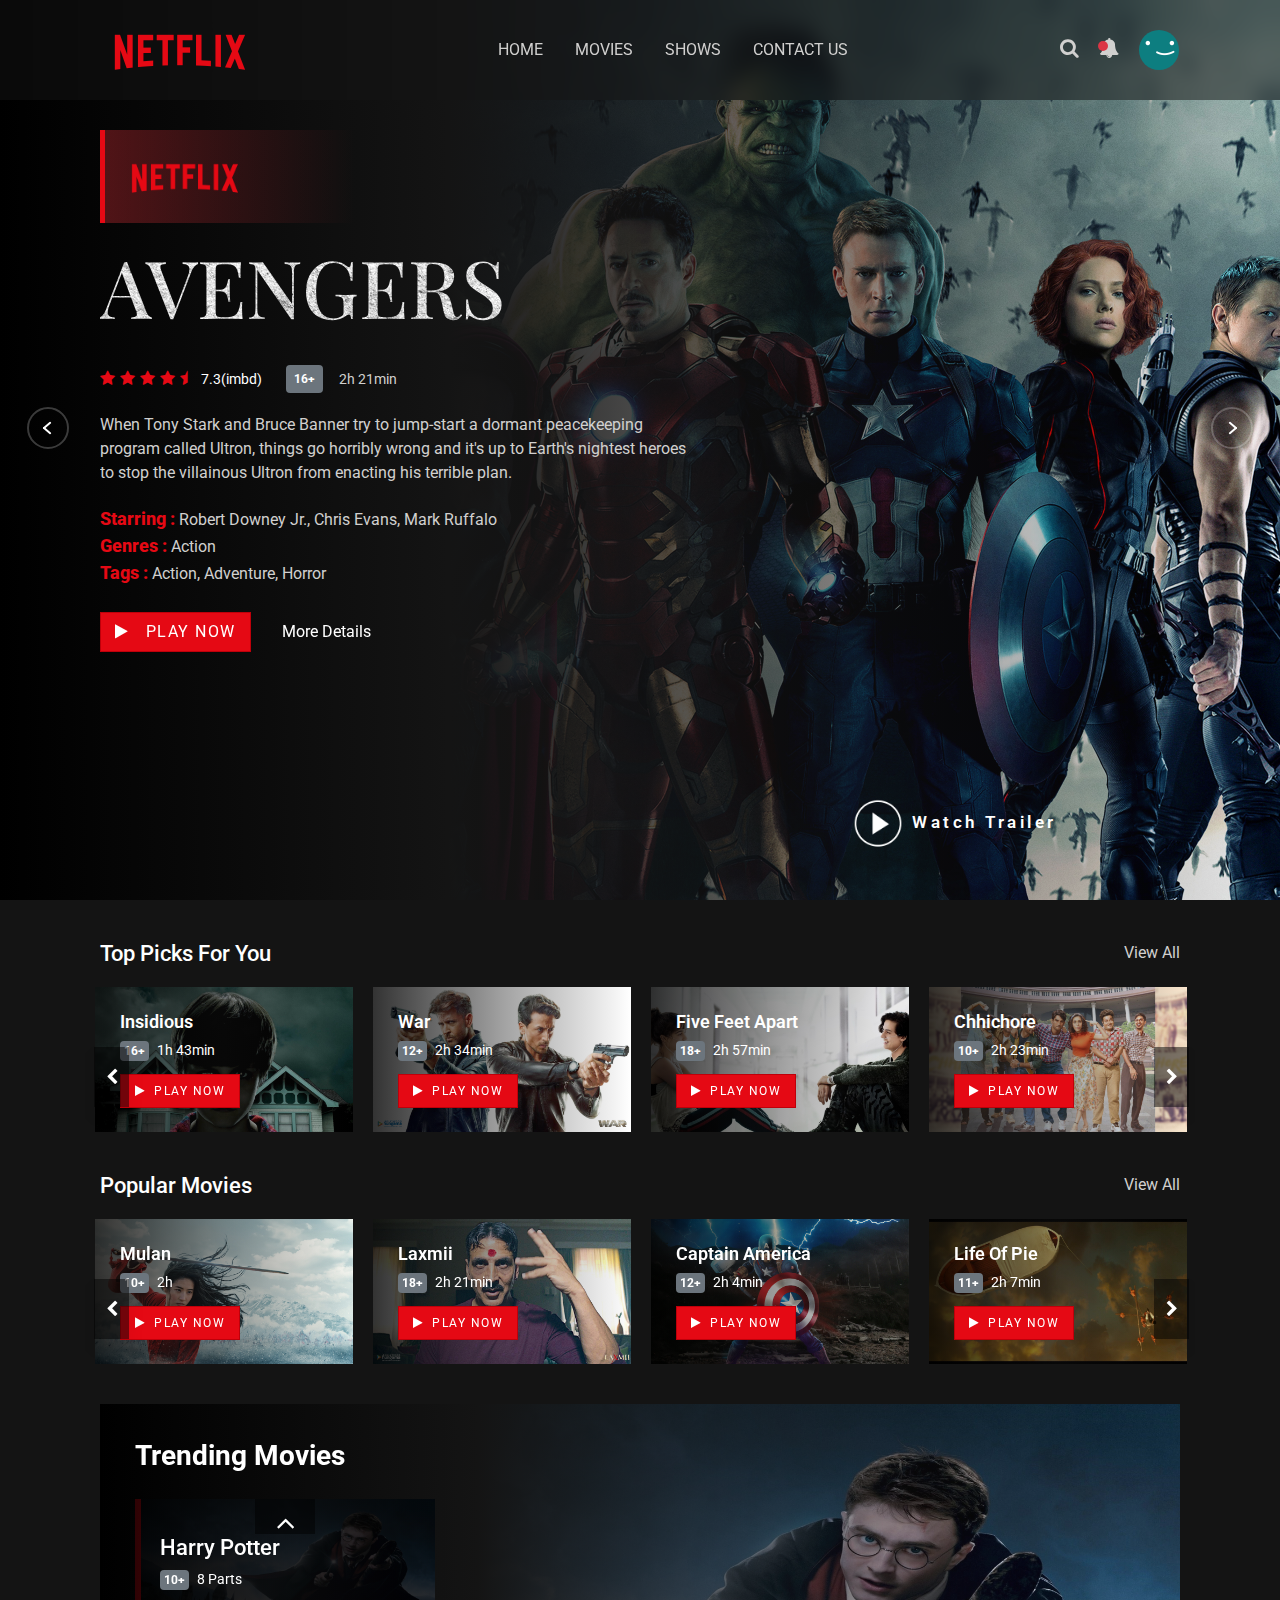
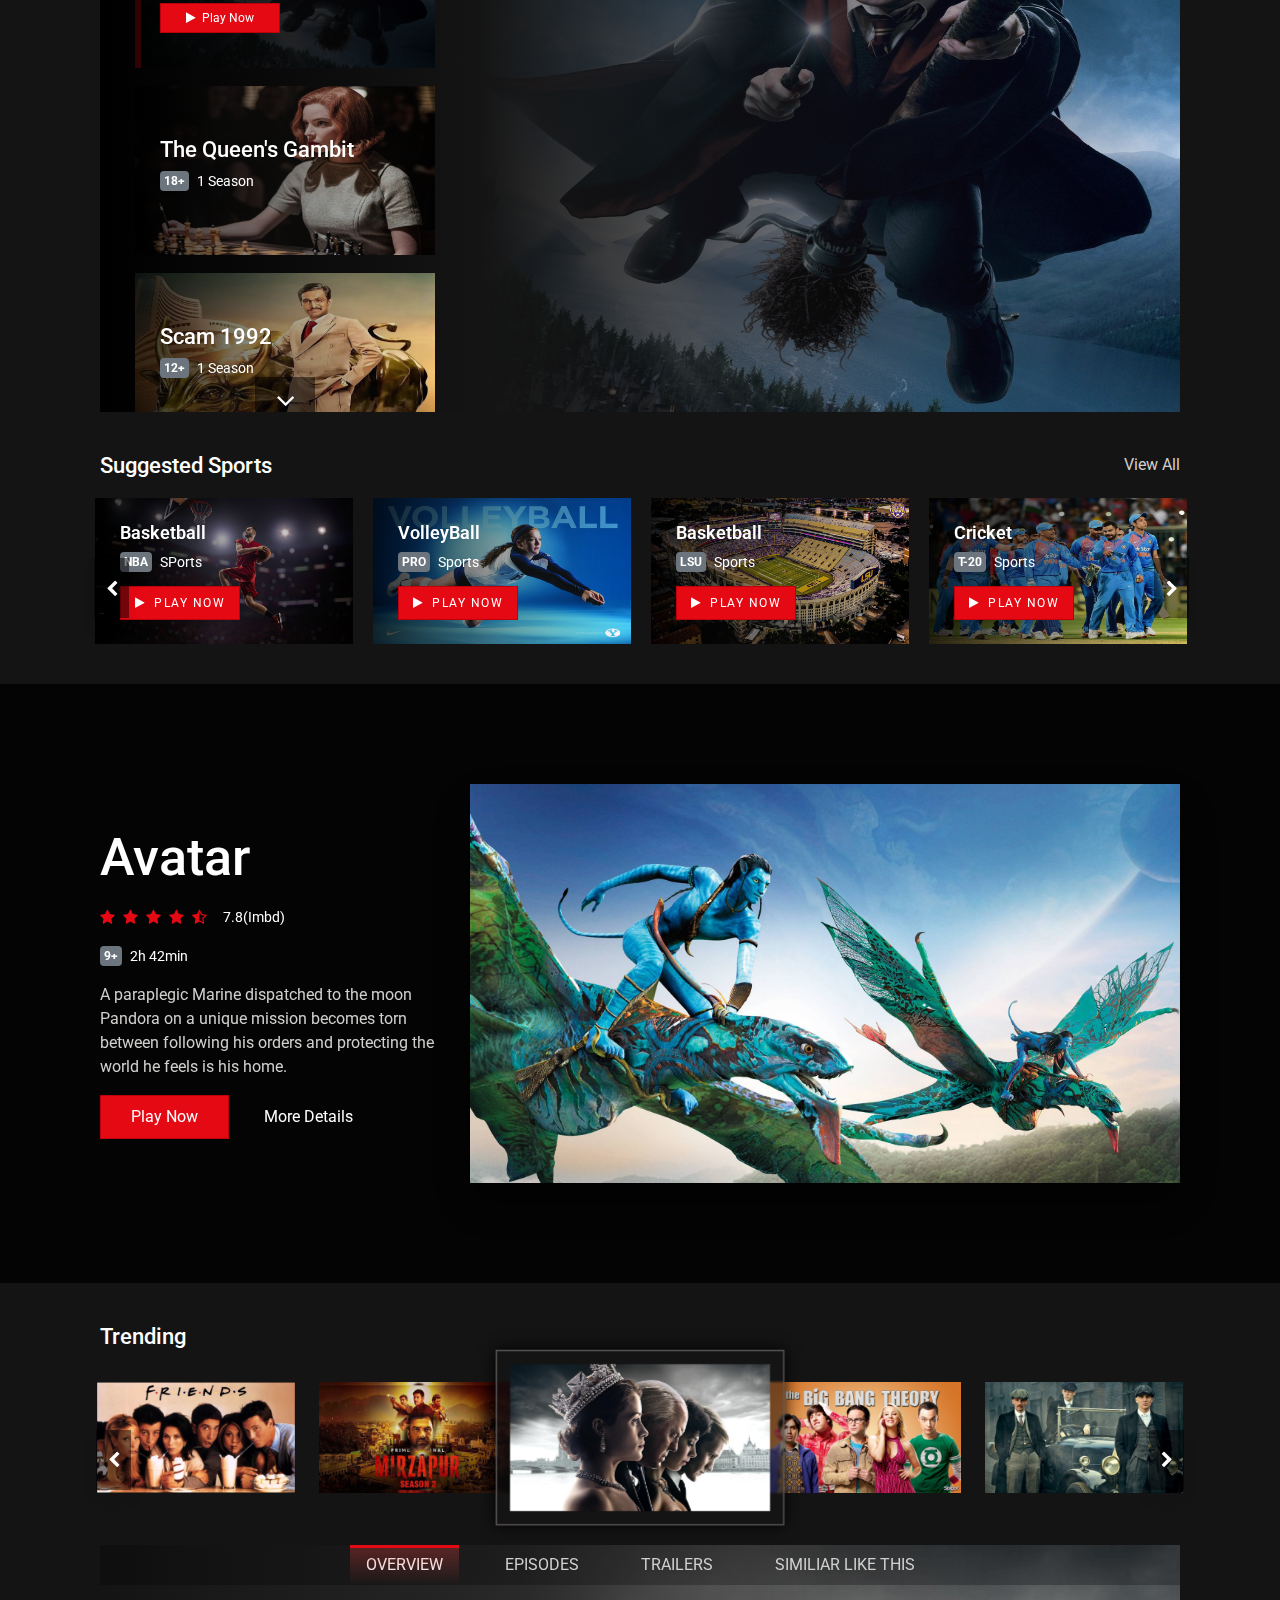
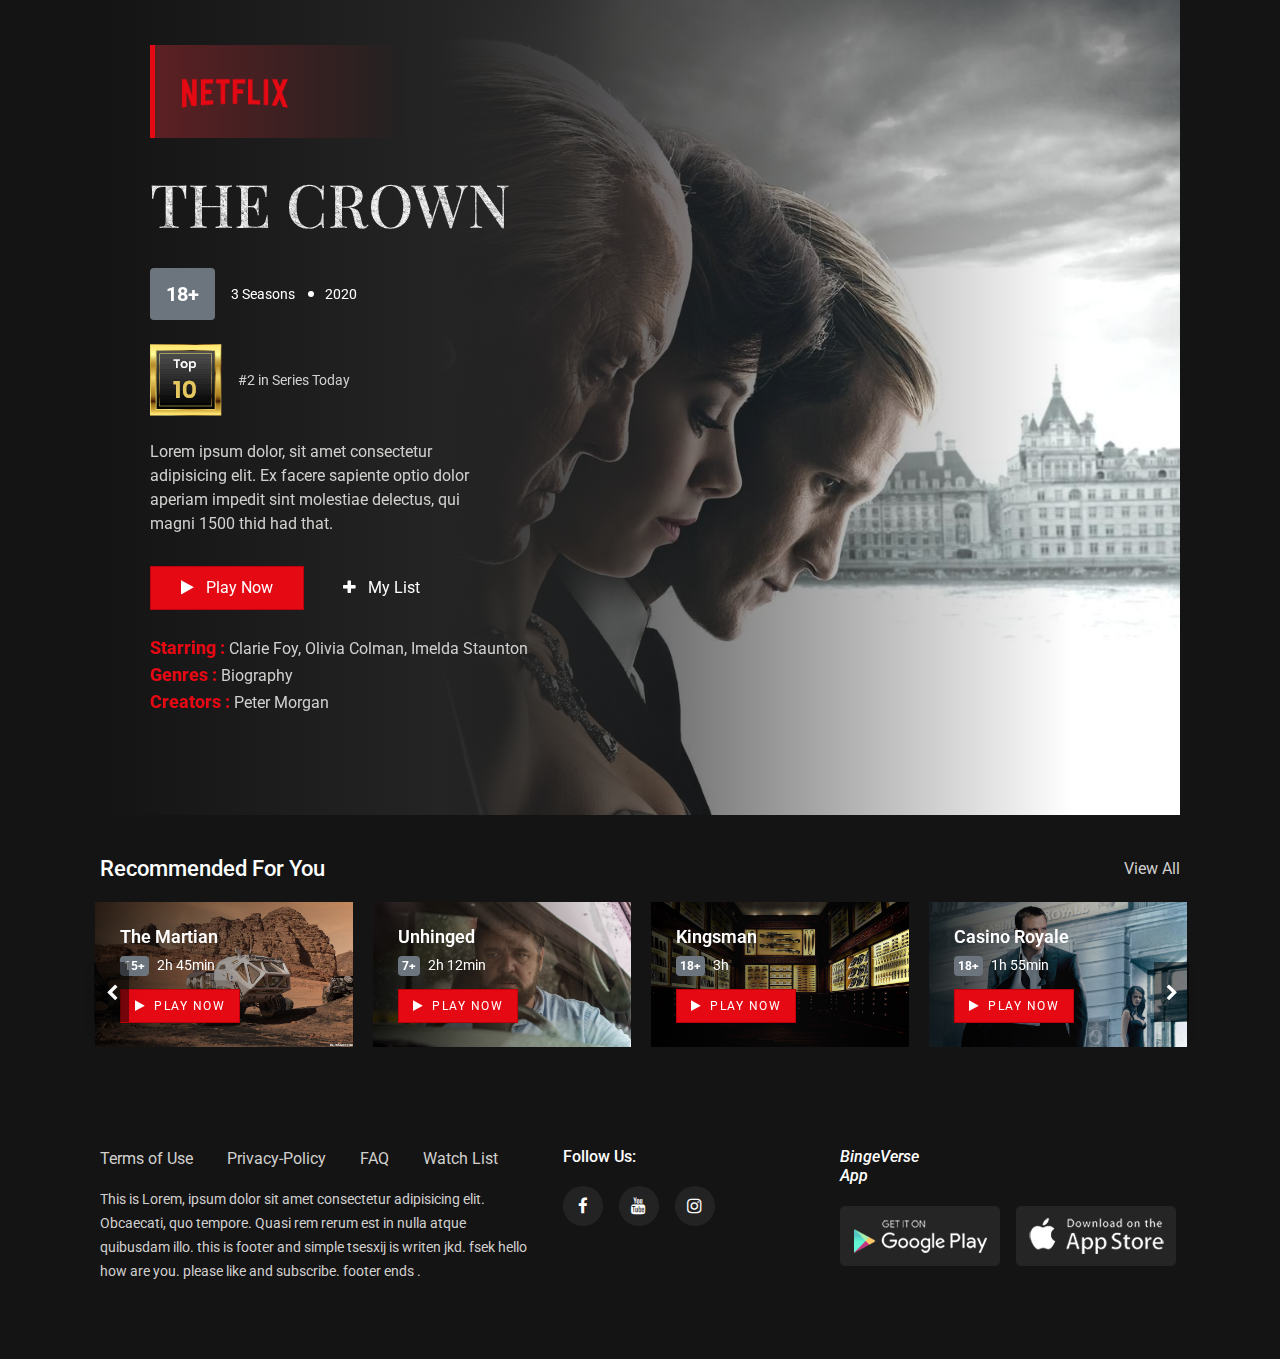
<file: Main-Netflix/index.html>
<!DOCTYPE html>
<html lang="en">

<head>
  <meta charset="UTF-8" />
  <meta http-equiv="X-UA-Compatible" content="IE=edge" />
  <meta name="viewport" content="width=device-width, initial-scale=1.0" />
  <title>Video Streaming</title>
  <link rel="stylesheet" href="css/bootstrap.min.css" />
  <link rel="stylesheet" href="https://stackpath.bootstrapcdn.com/font-awesome/4.7.0/css/font-awesome.min.css" />
  
  <link rel="stylesheet" href="css/slick.css" />
  <link rel="stylesheet" href="css/slick-theme.css" />
  <link rel="stylesheet" href="css/owl.carousel.min.css" />
  <link rel="stylesheet" href="css/animate.min.css" />
  <link rel="stylesheet" href="css/magnific-popup.css" />
  <link rel="stylesheet" href="css/select2.min.css" />
  <link rel="stylesheet" href="css/select2-bootstrap4.min.css" />

  <link rel="stylesheet" href="css/slick-animation.css" />
  <link rel="stylesheet" href="style.css" />
</head>

<body>
  <header id="main-header">
    <div class="main-header">
      <div class="container-fluid">
        <div class="row">
          <div class="col-sm-12">
            <nav class="navbar navbar-expand-lg navbar-light p-0">
              <a href="#" class="navbar-toggler c-toggler" data-toggle="collapse" data-target="#navbarSupportedContent"
                aria-controls="navbarSupportedContent" aria-expanded="false" aria-label="Toggle navigation">
                <div class="navbar-toggler-icon" data-toggle="collapse">
                  <span class="navbar-menu-icon navbar-menu-icon--top"></span>
                  <span class="navbar-menu-icon navbar-menu-icon--middle"></span>
                  <span class="navbar-menu-icon navbar-menu-icon--bottom"></span>
                </div>
              </a>
              <a href="index.html" class="navbar-brand">
                <img src="images/logo.png" class="img-fluid logo" alt="" />
              </a>
              <div class="collapse navbar-collapse" id="navbarSupportedContent">
                <div class="menu-main-menu-container">
                  <ul id="top-menu" class="navbar-nav ml-auto">
                    <li class="menu-item"><a href="#">Home</a></li>
                    <li class="menu-item"><a href="#">Movies</a></li>
                    <li class="menu-item"><a href="#">Shows</a></li>
                    <li class="menu-item">
                      <a href="#">Contact Us</a>
                      <ul class="sub-menu">
                        <li class="menu-item"><a href="#">About Us</a></li>
                        <li class="menu-item"><a href="#">Contact</a></li>
                        <li class="menu-item"><a href="#">FAQ</a></li>
                        <li class="menu-item">
                          <a href="#">Privacy-Policy</a>
                        </li>
                        <li class="menu-item">
                          <a href="#">Pricing</a>
                          <ul class="sub-menu">
                            <li class="menu-item">
                              <a href="#">Gold Membership</a>
                            </li>
                            <li class="menu-item">
                              <a href="#">Silver Membership</a>
                            </li>
                            <li class="menu-item">
                              <a href="#">Bronze Membership</a>
                            </li>
                          </ul>
                        </li>
                      </ul>
                    </li>
                  </ul>
                </div>
              </div>
              <div class="mobile-more-menu">
                <a href="javascript:void(0);" class="more-toggle" id="dropdownMenuButton" data-toggle="more-toggle"
                  aria-haspopup="true" aria-expanded="false">
                  <i class="fa fa-ellipsis-h"></i>
                </a>
                <div class="more-menu" aria-labelledby="dropdownMenuButton">
                  <div class="navbar-right position-relative">
                    <ul class="d-flex align-items-center justify-content-end list-inline m-0">
                      <li>
                        <a href="#" class="search-toggle">
                          <i class="fa fa-search"></i>
                        </a>
                        <div class="search-box iq-search-bar">
                          <form action="#" class="searchbox">
                            <div class="form-group position-relative">
                              <input type="text" class="text search-input font-size-12"
                                placeholder="type here to search..." />
                              <i class="search-link fa fa-search"></i>
                            </div>
                          </form>
                        </div>
                      </li>
                      <li class="nav-item nav-icon">
                        <a href="#" class="search-toggle position-relative">
                          <i class="fa fa-bell"></i>
                          <span class="bg-danger dots"></span>
                        </a>
                        <div class="iq-sub-dropdown">
                          <div class="iq-card shadow-none m-0">
                            <div class="iq-card-body">
                              <a href="#" class="iq-sub-card">
                                <div class="media align-items-center">
                                  <img src="images/notify/thumb-1.jpg" alt="" class="img-fluid mr-3" />
                                  <div class="media-body">
                                    <h6 class="mb-0">Captain Marvel</h6>
                                    <small class="font-size-12">just now</small>
                                  </div>
                                </div>
                              </a>
                              <a href="#" class="iq-sub-card">
                                <div class="media align-items-center">
                                  <img src="images/notify/thumb-2.jpg" alt="" class="img-fluid mr-3" />
                                  <div class="media-body">
                                    <h6 class="mb-0">
                                      Dora and The Lost City of Gold
                                    </h6>
                                    <small class="font-size-12">25 mins ago</small>
                                  </div>
                                </div>
                              </a>
                              <a href="#" class="iq-sub-card">
                                <div class="media align-items-center">
                                  <img src="images/notify/thumb-3.jpg" alt="" class="img-fluid mr-3" />
                                  <div class="media-body">
                                    <h6 class="mb-0">Mulan</h6>
                                    <small class="font-size-12">1h 30 mins ago</small>
                                  </div>
                                </div>
                              </a>
                            </div>
                          </div>
                        </div>
                      </li>
                      <li>
                        <a href="#" class="iq-user-dropdown search-toggle d-flex align-items-center">
                          <img src="images/user/user.png" class="img-fluid user-m rounded-circle" alt="" />
                        </a>
                        <div class="iq-sub-dropdown iq-user-dropdown">
                          <div class="iq-card shadow-none m-0">
                            <div class="iq-card-body p-0 pl-3 pr-3">
                              <a href="#" class="iq-sub-card setting-dropdown">
                                <div class="media align-items-center">
                                  <div class="right-icon">
                                    <i class="fa fa-user text-primary"></i>
                                  </div>
                                  <div class="media-body ml-3">
                                    <h6 class="mb-0">Manage Profile</h6>
                                  </div>
                                </div>
                              </a>
                              <a href="#" class="iq-sub-card setting-dropdown">
                                <div class="media align-items-center">
                                  <div class="right-icon">
                                    <i class="fa fa-cog text-primary"></i>
                                  </div>
                                  <div class="media-body ml-3">
                                    <h6 class="mb-0">Settings</h6>
                                  </div>
                                </div>
                              </a>
                              <a href="#" class="iq-sub-card setting-dropdown">
                                <div class="media align-items-center">
                                  <div class="right-icon">
                                    <i class="fa fa-inr text-primary"></i>
                                  </div>
                                  <div class="media-body ml-3">
                                    <h6 class="mb-0">Pricing Plan</h6>
                                  </div>
                                </div>
                              </a>
                              <a href="../index.html" class="iq-sub-card setting-dropdown">
                                <div class="media align-items-center">
                                  <div class="right-icon">
                                    <i class="fa fa-sign-out text-primary"></i>
                                  </div>
                                  <div class="media-body ml-3" >
                                    <h6 class="mb-0">Logout</h6>
                                  </div>
                                </div>
                              </a>
                            </div>
                          </div>
                        </div>
                      </li>
                    </ul>
                  </div>
                </div>
              </div>

              <div class="navbar-right menu-right">
                <ul class="d-flex align-items-center list-inline m-0">
                  <li class="nav-item nav-icon">
                    <a href="#" class="search-toggle device-search">
                      <i class="fa fa-search"></i>
                    </a>
                    <div class="search-box iq-search-bar d-search">
                      <form action="#" class="searchbox">
                        <div class="form-group position-relative">
                          <input type="text" class="text search-input font-size-12"
                            placeholder="type here to search..." />
                          <i class="search-link fa fa-search"></i>
                        </div>
                      </form>
                    </div>
                  </li>
                  <li class="nav-item nav-icon">
                    <a href="#" class="search-toggle" data-toggle="search-toggle">
                      <i class="fa fa-bell"></i>
                      <span class="bg-danger dots"></span>
                    </a>
                    <div class="iq-sub-dropdown">
                      <div class="iq-card shadow-none m-0">
                        <div class="iq-card-body">
                          <a href="#" class="iq-sub-card">
                            <div class="media align-items-center">
                              <img src="images/notify/thumb-1.jpg" alt="" class="img-fluid mr-3" />
                              <div class="media-body">
                                <h6 class="mb-0">Captain Marvel</h6>
                                <small class="font-size-12">just now</small>
                              </div>
                            </div>
                          </a>
                          <a href="#" class="iq-sub-card">
                            <div class="media align-items-center">
                              <img src="images/notify/thumb-2.jpg" alt="" class="img-fluid mr-3" />
                              <div class="media-body">
                                <h6 class="mb-0">
                                  Dora and The Lost City of Gold
                                </h6>
                                <small class="font-size-12">25 mins ago</small>
                              </div>
                            </div>
                          </a>
                          <a href="#" class="iq-sub-card">
                            <div class="media align-items-center">
                              <img src="images/notify/thumb-3.jpg" alt="" class="img-fluid mr-3" />
                              <div class="media-body">
                                <h6 class="mb-0">Mulan</h6>
                                <small class="font-size-12">1h 30 mins ago</small>
                              </div>
                            </div>
                          </a>
                        </div>
                      </div>
                    </div>
                  </li>
                  <li class="nav-item nav-icon">
                    <a href="#" class="iq-user-dropdown search-toggle d-flex align-items-center p-0">
                      <img src="images/user/user.png" class="img-fluid user-m rounded-circle" alt="" />
                    </a>
                    <div class="iq-sub-dropdown iq-user-dropdown">
                      <div class="iq-card shadow-none m-0">
                        <div class="iq-card-body p-0 pl-3 pr-3">
                          <a href="#" class="iq-sub-card setting-dropdown">
                            <div class="media align-items-center">
                              <div class="right-icon">
                                <i class="fa fa-user text-primary"></i>
                              </div>
                              <div class="media-body ml-3">
                                <h6 class="mb-0">Manage Profile</h6>
                              </div>
                            </div>
                          </a>
                          <a href="#" class="iq-sub-card setting-dropdown">
                            <div class="media align-items-center">
                              <div class="right-icon">
                                <i class="fa fa-cog text-primary"></i>
                              </div>
                              <div class="media-body ml-3">
                                <h6 class="mb-0">Settings</h6>
                              </div>
                            </div>
                          </a>
                          <a href="#" class="iq-sub-card setting-dropdown">
                            <div class="media align-items-center">
                              <div class="right-icon">
                                <i class="fa fa-inr text-primary"></i>
                              </div>
                              <div class="media-body ml-3">
                                <h6 class="mb-0">Pricing Plan</h6>
                              </div>
                            </div>
                          </a>
                          <a href="#" class="iq-sub-card setting-dropdown">
                            <div class="media align-items-center">
                              <div class="right-icon">
                                <i class="fa fa-sign-out text-primary"></i>
                              </div>
                              <div class="media-body ml-3">
                                <h6 class="mb-0">Logout</h6>
                              </div>
                            </div>
                          </a>
                        </div>
                      </div>
                    </div>
                  </li>
                </ul>
              </div>
            </nav>
            <div class="nav-overlay"></div>
          </div>
        </div>
      </div>
    </div>
  </header>

  <!-- slider starts  -->
  <section id="home" class="iq-main-slider p-0">
    <div id="home-slider" class="slider m-0 p-0">
      <div class="slide slick-bg s-bg-1">
        <div class="container-fluid position-relative h-100">
          <div class="slider-inner h-100">
            <div class="row align-items-center h--100">
              <div class="col-xl-6 col-lg-12 col-md-12">
                <a href="javascript:void(0)">
                  <div class="channel-logo" data-animation-in="fadeInLeft" data-delay-in="0.5">
                    <img src="images/logo.png" class="c-logo" alt="" />
                  </div>
                </a>
                <h1 class="slider-text big-title title text-uppercase" data-animation-in="fadeInLeft"
                  data-delay-in="0.6">
                  Avengers
                </h1>
                <div class="d-flex flex-wrap align-items-center fadeInLeft animated" data-animation-in="fadeInLeft"
                  style="opacity: 1">
                  <div class="slider-ratting d-flex align-items-center mr-4 mt-2 mt-md-3">
                    <ul
                      class="ratting-start p-0 m-0 list-inline text-primary d-flex align-items-center justify-content-left">
                      <li><i class="fa fa-star"></i></li>
                      <li><i class="fa fa-star"></i></li>
                      <li><i class="fa fa-star"></i></li>
                      <li><i class="fa fa-star"></i></li>
                      <li><i class="fa fa-star-half"></i></li>
                    </ul>
                    <span class="text-white ml-2">7.3(imbd)</span>
                  </div>
                  <div class="d-flex align-items-center mt-2 mt-md-3">
                    <span class="badge badge-secondary p-2">16+</span>
                    <span class="ml-3">2h 21min</span>
                  </div>
                </div>
                <p data-animation-in="fadeInUp">
                  When Tony Stark and Bruce Banner try to jump-start a dormant
                  peacekeeping program called Ultron, things go horribly wrong
                  and it's up to Earth's nightest heroes to stop the
                  villainous Ultron from enacting his terrible plan.
                </p>
                <div class="trending-list" data-animation-in="fadeInUp" data-delay-in="1.2">
                  <div class="text-primary title starring">
                    Starring :
                    <span class="text-body">Robert Downey Jr., Chris Evans, Mark Ruffalo</span>
                  </div>
                  <div class="text-primary title genres">
                    Genres : <span class="text-body">Action</span>
                  </div>
                  <div class="text-primary title tag">
                    Tags :
                    <span class="text-body">Action, Adventure, Horror</span>
                  </div>
                </div>
                <div class="d-flex align-items-center r-mb-23 mt-4" data-animation-in="fadeInUp" data-delay-in="1.2">
                  <a href="http://localhost:3000/join/744a16a0-ad7a-4e23-b69f-9c338df35116" class="btn btn-hover iq-button"><i class="fa fa-play mr-3"></i>Play Now</a>
                  <a href="#" class="btn btn-link">More Details</a>
                </div>
              </div>
            </div>
            <div class="col-xl-5 col-lg-12 col-md-12 trailor-video">
              <a href="video/trailer.mp4" class="video-open playbtn">
                <img src="images/play.png" class="play" alt="" />
                <span class="w-trailor">Watch Trailer</span>
              </a>
            </div>
          </div>
        </div>
      </div>
      <div class="slide slick-bg s-bg-2">
        <div class="container-fluid position-relative h-100">
          <div class="slider-inner h-100">
            <div class="row align-items-center h--100">
              <div class="col-xl-6 col-lg-12 col-md-12">
                <a href="javascript:void(0)">
                  <div class="channel-logo" data-animation-in="fadeInLeft" data-delay-in="0.5">
                    <img src="images/logo.png" class="c-logo" alt="" />
                  </div>
                </a>
                <h1 class="slider-text big-title title text-uppercase" data-animation-in="fadeInLeft"
                  data-delay-in="0.6">
                  Frozen
                </h1>
                <div class="d-flex flex-wrap align-items-center fadeInLeft animated" data-animation-in="fadeInLeft"
                  style="opacity: 1">
                  <div class="slider-ratting d-flex align-items-center mr-4 mt-2 mt-md-3">
                    <ul
                      class="ratting-start p-0 m-0 list-inline text-primary d-flex align-items-center justify-content-left">
                      <li><i class="fa fa-star"></i></li>
                      <li><i class="fa fa-star"></i></li>
                      <li><i class="fa fa-star"></i></li>
                      <li><i class="fa fa-star"></i></li>
                      <li><i class="fa fa-star-half"></i></li>
                    </ul>
                    <span class="text-white ml-2">7.4(imbd)</span>
                  </div>
                  <div class="d-flex align-items-center mt-2 mt-md-3">
                    <span class="badge badge-secondary p-2">13+</span>
                    <span class="ml-3">1h 42min</span>
                  </div>
                </div>
                <p data-animation-in="fadeInUp">
                  When the newly crowned Queen Elsa accidentally uses her
                  power to turn things into ice to curse her home in infinte
                  winter, her sister Anna teams up with a mountain man, his
                  playful reindeer, and a snowman to change the weather
                  condition.
                </p>
                <div class="trending-list" data-animation-in="fadeInUp" data-delay-in="1.2">
                  <div class="text-primary title starring">
                    Starring :
                    <span class="text-body">Kristan Bell, Idina menzel, Jonathan Groff</span>
                  </div>
                  <div class="text-primary title genres">
                    Genres : <span class="text-body">Animation</span>
                  </div>
                  <div class="text-primary title tag">
                    Tags :
                    <span class="text-body">Animation, Adventure, Comedy</span>
                  </div>
                </div>
                <div class="d-flex align-items-center r-mb-23 mt-4" data-animation-in="fadeInUp" data-delay-in="1.2">
                  <a href="#" class="btn btn-hover iq-button"><i class="fa fa-play mr-3"></i>Play Now</a>
                  <a href="#" class="btn btn-link">More Details</a>
                </div>
              </div>
            </div>
            <div class="col-xl-5 col-lg-12 col-md-12 trailor-video">
              <a href="video/trailer.mp4" class="video-open playbtn">
                <img src="images/play.png" class="play" alt="" />
                <span class="w-trailor">Watch Trailer</span>
              </a>
            </div>
          </div>
        </div>
      </div>
      <div class="slide slick-bg s-bg-3">
        <div class="container-fluid position-relative h-100">
          <div class="slider-inner h-100">
            <div class="row align-items-center h--100">
              <div class="col-xl-6 col-lg-12 col-md-12">
                <a href="javascript:void(0)">
                  <div class="channel-logo" data-animation-in="fadeInLeft" data-delay-in="0.5">
                    <img src="images/logo.png" class="c-logo" alt="" />
                  </div>
                </a>
                <h1 class="slider-text big-title title text-uppercase" data-animation-in="fadeInLeft"
                  data-delay-in="0.6">
                  The Conjuring
                </h1>
                <div class="d-flex flex-wrap align-items-center fadeInLeft animated" data-animation-in="fadeInLeft"
                  style="opacity: 1">
                  <div class="slider-ratting d-flex align-items-center mr-4 mt-2 mt-md-3">
                    <ul
                      class="ratting-start p-0 m-0 list-inline text-primary d-flex align-items-center justify-content-left">
                      <li><i class="fa fa-star"></i></li>
                      <li><i class="fa fa-star"></i></li>
                      <li><i class="fa fa-star"></i></li>
                      <li><i class="fa fa-star"></i></li>
                      <li><i class="fa fa-star-half"></i></li>
                    </ul>
                    <span class="text-white ml-2">7.5(imbd)</span>
                  </div>
                  <div class="d-flex align-items-center mt-2 mt-md-3">
                    <span class="badge badge-secondary p-2">16+</span>
                    <span class="ml-3">1h 52min</span>
                  </div>
                </div>
                <p data-animation-in="fadeInUp">
                  Paranomal investigators Ed and Lorraine Warren work to help
                  a family terrorized by a dark presence in their farmhouse.
                </p>
                <div class="trending-list" data-animation-in="fadeInUp" data-delay-in="1.2">
                  <div class="text-primary title starring">
                    Starring :
                    <span class="text-body">Patrick Wilson, Vera Farminga, Ron Livingston</span>
                  </div>
                  <div class="text-primary title genres">
                    Genres : <span class="text-body">Horror</span>
                  </div>
                  <div class="text-primary title tag">
                    Tags :
                    <span class="text-body">Horror, Mystery, Thriller</span>
                  </div>
                </div>
                <div class="d-flex align-items-center r-mb-23 mt-4" data-animation-in="fadeInUp" data-delay-in="1.2">
                  <a href="#" class="btn btn-hover iq-button"><i class="fa fa-play mr-3"></i>Play Now</a>
                  <a href="#" class="btn btn-link">More Details</a>
                </div>
              </div>
            </div>
            <div class="col-xl-5 col-lg-12 col-md-12 trailor-video">
              <a href="video/trailer.mp4" class="video-open playbtn">
                <img src="images/play.png" class="play" alt="" />
                <span class="w-trailor">Watch Trailer</span>
              </a>
            </div>
          </div>
        </div>
      </div>
    </div>
  </section>
  <!-- slider ends -->

  <!-- main content starts  -->
  <div class="main-content">
    <!-- favorite section starts   -->

    <section id="iq-favorites">
      <div class="container-fluid">
        <div class="row">
          <div class="col-sm-12 overflow-hidden">
            <div class="iq-main-header d-flex align-items-center justify-content-between">
              <h4 class="main-title">Top Picks For You</h4>
              <a href="#" class="iq-view-all">View All</a>
            </div>
            <div class="favorite-contens">
              <ul class="favorites-slider list-inline row p-0 mb-0">
                <!-- slide item 1 -->
                <li class="slide-item">
                  <div class="block-images position-relative">
                    <div class="img-box">
                      <img src="images/favorite/f1.jpg" class="img-fluid" alt="" />
                    </div>
                    <div class="block-description">
                      <h6 class="iq-title">
                        <a href="#"> Insidious </a>
                      </h6>
                      <div class="movie-time d-flex align-items-center my-2">
                        <div class="badge badge-secondary p-1 mr-2">16+</div>
                        <span class="text-white">1h 43min</span>
                      </div>
                      <div class="hover-buttons">
                        <span class="btn btn-hover iq-button">
                          <i class="fa fa-play mr-1"></i>
                          Play Now
                        </span>
                      </div>
                    </div>
                    <div class="block-social-info">
                      <ul class="list-inline p-0 m-0 music-play-lists">
                        <li class="share">
                          <span><i class="fa fa-share-alt"></i></span>
                          <div class="share-box">
                            <div class="d-flex align-items-center">
                              <a href="#" class="share-ico"><i class="fa fa-share-alt"></i></a>
                              <a href="#" class="share-ico"><i class="fa fa-youtube"></i></a>
                              <a href="#" class="share-ico"><i class="fa fa-instagram"></i></a>
                            </div>
                          </div>
                        </li>
                        <li>
                          <span><i class="fa fa-heart"></i></span>
                          <span class="count-box">19+</span>
                        </li>
                        <li>
                          <span><i class="fa fa-plus"></i></span>
                        </li>
                      </ul>
                    </div>
                  </div>
                </li>
                <!-- slide item 2 -->
                <li class="slide-item">
                  <div class="block-images position-relative">
                    <div class="img-box">
                      <img src="images/favorite/f2.jpg" class="img-fluid" alt="" />
                    </div>
                    <div class="block-description">
                      <h6 class="iq-title">
                        <a href="#"> War </a>
                      </h6>
                      <div class="movie-time d-flex align-items-center my-2">
                        <div class="badge badge-secondary p-1 mr-2">12+</div>
                        <span class="text-white">2h 34min</span>
                      </div>
                      <div class="hover-buttons">
                        <span class="btn btn-hover iq-button">
                          <i class="fa fa-play mr-1"></i>
                          Play Now
                        </span>
                      </div>
                    </div>
                    <div class="block-social-info">
                      <ul class="list-inline p-0 m-0 music-play-lists">
                        <li class="share">
                          <span><i class="fa fa-share-alt"></i></span>
                          <div class="share-box">
                            <div class="d-flex align-items-center">
                              <a href="#" class="share-ico"><i class="fa fa-share-alt"></i></a>
                              <a href="#" class="share-ico"><i class="fa fa-youtube"></i></a>
                              <a href="#" class="share-ico"><i class="fa fa-instagram"></i></a>
                            </div>
                          </div>
                        </li>
                        <li>
                          <span><i class="fa fa-heart"></i></span>
                          <span class="count-box">58+</span>
                        </li>
                        <li>
                          <span><i class="fa fa-plus"></i></span>
                        </li>
                      </ul>
                    </div>
                  </div>
                </li>
                <!-- slide item 3 -->
                <li class="slide-item">
                  <div class="block-images position-relative">
                    <div class="img-box">
                      <img src="images/favorite/f3.jpg" class="img-fluid" alt="" />
                    </div>
                    <div class="block-description">
                      <h6 class="iq-title">
                        <a href="#"> Five Feet Apart </a>
                      </h6>
                      <div class="movie-time d-flex align-items-center my-2">
                        <div class="badge badge-secondary p-1 mr-2">18+</div>
                        <span class="text-white">2h 57min</span>
                      </div>
                      <div class="hover-buttons">
                        <span class="btn btn-hover iq-button">
                          <i class="fa fa-play mr-1"></i>
                          Play Now
                        </span>
                      </div>
                    </div>
                    <div class="block-social-info">
                      <ul class="list-inline p-0 m-0 music-play-lists">
                        <li class="share">
                          <span><i class="fa fa-share-alt"></i></span>
                          <div class="share-box">
                            <div class="d-flex align-items-center">
                              <a href="#" class="share-ico"><i class="fa fa-share-alt"></i></a>
                              <a href="#" class="share-ico"><i class="fa fa-youtube"></i></a>
                              <a href="#" class="share-ico"><i class="fa fa-instagram"></i></a>
                            </div>
                          </div>
                        </li>
                        <li>
                          <span><i class="fa fa-heart"></i></span>
                          <span class="count-box">19+</span>
                        </li>
                        <li>
                          <span><i class="fa fa-plus"></i></span>
                        </li>
                      </ul>
                    </div>
                  </div>
                </li>
                <!-- slide item 4 -->
                <li class="slide-item">
                  <div class="block-images position-relative">
                    <div class="img-box">
                      <img src="images/favorite/f4.jpg" class="img-fluid" alt="" />
                    </div>
                    <div class="block-description">
                      <h6 class="iq-title">
                        <a href="#"> Chhichore </a>
                      </h6>
                      <div class="movie-time d-flex align-items-center my-2">
                        <div class="badge badge-secondary p-1 mr-2">10+</div>
                        <span class="text-white">2h 23min</span>
                      </div>
                      <div class="hover-buttons">
                        <span class="btn btn-hover iq-button">
                          <i class="fa fa-play mr-1"></i>
                          Play Now
                        </span>
                      </div>
                    </div>
                    <div class="block-social-info">
                      <ul class="list-inline p-0 m-0 music-play-lists">
                        <li class="share">
                          <span><i class="fa fa-share-alt"></i></span>
                          <div class="share-box">
                            <div class="d-flex align-items-center">
                              <a href="#" class="share-ico"><i class="fa fa-share-alt"></i></a>
                              <a href="#" class="share-ico"><i class="fa fa-youtube"></i></a>
                              <a href="#" class="share-ico"><i class="fa fa-instagram"></i></a>
                            </div>
                          </div>
                        </li>
                        <li>
                          <span><i class="fa fa-heart"></i></span>
                          <span class="count-box">19+</span>
                        </li>
                        <li>
                          <span><i class="fa fa-plus"></i></span>
                        </li>
                      </ul>
                    </div>
                  </div>
                </li>
                <!-- slide item 5 -->
                <li class="slide-item">
                  <div class="block-images position-relative">
                    <div class="img-box">
                      <img src="images/favorite/f5.jpg" class="img-fluid" alt="" />
                    </div>
                    <div class="block-description">
                      <h6 class="iq-title">
                        <a href="#"> Doctor Strange </a>
                      </h6>
                      <div class="movie-time d-flex align-items-center my-2">
                        <div class="badge badge-secondary p-1 mr-2">12+</div>
                        <span class="text-white">1h 55min</span>
                      </div>
                      <div class="hover-buttons">
                        <span class="btn btn-hover iq-button">
                          <i class="fa fa-play mr-1"></i>
                          Play Now
                        </span>
                      </div>
                    </div>
                    <div class="block-social-info">
                      <ul class="list-inline p-0 m-0 music-play-lists">
                        <li class="share">
                          <span><i class="fa fa-share-alt"></i></span>
                          <div class="share-box">
                            <div class="d-flex align-items-center">
                              <a href="#" class="share-ico"><i class="fa fa-share-alt"></i></a>
                              <a href="#" class="share-ico"><i class="fa fa-youtube"></i></a>
                              <a href="#" class="share-ico"><i class="fa fa-instagram"></i></a>
                            </div>
                          </div>
                        </li>
                        <li>
                          <span><i class="fa fa-heart"></i></span>
                          <span class="count-box">19+</span>
                        </li>
                        <li>
                          <span><i class="fa fa-plus"></i></span>
                        </li>
                      </ul>
                    </div>
                  </div>
                </li>
              </ul>
            </div>
          </div>
        </div>
      </div>
    </section>

    <!-- favourite section ends -->

    <!-- upcoming contents section starts  -->
    <section id="iq-upcoming-movie">
      <div class="container-fluid">
        <div class="row">
          <div class="col-sm-12 overflow-hidden">
            <div class="iq-main-header d-flex align-items-center justify-content-between">
              <h4 class="main-title">Popular Movies</h4>
              <a href="#" class="iq-view-all">View All</a>
            </div>
            <div class="favorite-contens">
              <ul class="favorites-slider list-inline row p-0 mb-0">
                <!-- slide item 1 -->
                <li class="slide-item">
                  <div class="block-images position-relative">
                    <div class="img-box">
                      <img src="images/popular/u1.jpg" class="img-fluid" alt="" />
                    </div>
                    <div class="block-description">
                      <h6 class="iq-title">
                        <a href="#"> Mulan </a>
                      </h6>
                      <div class="movie-time d-flex align-items-center my-2">
                        <div class="badge badge-secondary p-1 mr-2">10+</div>
                        <span class="text-white">2h</span>
                      </div>
                      <div class="hover-buttons">
                        <span class="btn btn-hover iq-button">
                          <i class="fa fa-play mr-1"></i>
                          Play Now
                        </span>
                      </div>
                    </div>
                    <div class="block-social-info">
                      <ul class="list-inline p-0 m-0 music-play-lists">
                        <li class="share">
                          <span><i class="fa fa-share-alt"></i></span>
                          <div class="share-box">
                            <div class="d-flex align-items-center">
                              <a href="#" class="share-ico"><i class="fa fa-share-alt"></i></a>
                              <a href="#" class="share-ico"><i class="fa fa-youtube"></i></a>
                              <a href="#" class="share-ico"><i class="fa fa-instagram"></i></a>
                            </div>
                          </div>
                        </li>
                        <li>
                          <span><i class="fa fa-heart"></i></span>
                          <span class="count-box">89+</span>
                        </li>
                        <li>
                          <span><i class="fa fa-plus"></i></span>
                        </li>
                      </ul>
                    </div>
                  </div>
                </li>
                <!-- slide item 2 -->
                <li class="slide-item">
                  <div class="block-images position-relative">
                    <div class="img-box">
                      <img src="images/popular/u2.jpg" class="img-fluid" alt="" />
                    </div>
                    <div class="block-description">
                      <h6 class="iq-title">
                        <a href="#"> Laxmii </a>
                      </h6>
                      <div class="movie-time d-flex align-items-center my-2">
                        <div class="badge badge-secondary p-1 mr-2">18+</div>
                        <span class="text-white">2h 21min</span>
                      </div>
                      <div class="hover-buttons">
                        <span class="btn btn-hover iq-button">
                          <i class="fa fa-play mr-1"></i>
                          Play Now
                        </span>
                      </div>
                    </div>
                    <div class="block-social-info">
                      <ul class="list-inline p-0 m-0 music-play-lists">
                        <li class="share">
                          <span><i class="fa fa-share-alt"></i></span>
                          <div class="share-box">
                            <div class="d-flex align-items-center">
                              <a href="#" class="share-ico"><i class="fa fa-share-alt"></i></a>
                              <a href="#" class="share-ico"><i class="fa fa-youtube"></i></a>
                              <a href="#" class="share-ico"><i class="fa fa-instagram"></i></a>
                            </div>
                          </div>
                        </li>
                        <li>
                          <span><i class="fa fa-heart"></i></span>
                          <span class="count-box">35+</span>
                        </li>
                        <li>
                          <span><i class="fa fa-plus"></i></span>
                        </li>
                      </ul>
                    </div>
                  </div>
                </li>
                <!-- slide item 3 -->
                <li class="slide-item">
                  <div class="block-images position-relative">
                    <div class="img-box">
                      <img src="images/popular/u3.jpg" class="img-fluid" alt="" />
                    </div>
                    <div class="block-description">
                      <h6 class="iq-title">
                        <a href="#"> Captain America </a>
                      </h6>
                      <div class="movie-time d-flex align-items-center my-2">
                        <div class="badge badge-secondary p-1 mr-2">12+</div>
                        <span class="text-white">2h 4min</span>
                      </div>
                      <div class="hover-buttons">
                        <span class="btn btn-hover iq-button">
                          <i class="fa fa-play mr-1"></i>
                          Play Now
                        </span>
                      </div>
                    </div>
                    <div class="block-social-info">
                      <ul class="list-inline p-0 m-0 music-play-lists">
                        <li class="share">
                          <span><i class="fa fa-share-alt"></i></span>
                          <div class="share-box">
                            <div class="d-flex align-items-center">
                              <a href="#" class="share-ico"><i class="fa fa-share-alt"></i></a>
                              <a href="#" class="share-ico"><i class="fa fa-youtube"></i></a>
                              <a href="#" class="share-ico"><i class="fa fa-instagram"></i></a>
                            </div>
                          </div>
                        </li>
                        <li>
                          <span><i class="fa fa-heart"></i></span>
                          <span class="count-box">99+</span>
                        </li>
                        <li>
                          <span><i class="fa fa-plus"></i></span>
                        </li>
                      </ul>
                    </div>
                  </div>
                </li>
                <!-- slide item 4 -->
                <li class="slide-item">
                  <div class="block-images position-relative">
                    <div class="img-box">
                      <img src="images/popular/u4.jpg" class="img-fluid" alt="" />
                    </div>
                    <div class="block-description">
                      <h6 class="iq-title">
                        <a href="#"> Life of Pie </a>
                      </h6>
                      <div class="movie-time d-flex align-items-center my-2">
                        <div class="badge badge-secondary p-1 mr-2">11+</div>
                        <span class="text-white">2h 7min</span>
                      </div>
                      <div class="hover-buttons">
                        <span class="btn btn-hover iq-button">
                          <i class="fa fa-play mr-1"></i>
                          Play Now
                        </span>
                      </div>
                    </div>
                    <div class="block-social-info">
                      <ul class="list-inline p-0 m-0 music-play-lists">
                        <li class="share">
                          <span><i class="fa fa-share-alt"></i></span>
                          <div class="share-box">
                            <div class="d-flex align-items-center">
                              <a href="#" class="share-ico"><i class="fa fa-share-alt"></i></a>
                              <a href="#" class="share-ico"><i class="fa fa-youtube"></i></a>
                              <a href="#" class="share-ico"><i class="fa fa-instagram"></i></a>
                            </div>
                          </div>
                        </li>
                        <li>
                          <span><i class="fa fa-heart"></i></span>
                          <span class="count-box">19+</span>
                        </li>
                        <li>
                          <span><i class="fa fa-plus"></i></span>
                        </li>
                      </ul>
                    </div>
                  </div>
                </li>
                <!-- slide item 5 -->
                <li class="slide-item">
                  <div class="block-images position-relative">
                    <div class="img-box">
                      <img src="images/popular/u5.jpg" class="img-fluid" alt="" />
                    </div>
                    <div class="block-description">
                      <h6 class="iq-title">
                        <a href="#"> Mission Mangal </a>
                      </h6>
                      <div class="movie-time d-flex align-items-center my-2">
                        <div class="badge badge-secondary p-1 mr-2">12+</div>
                        <span class="text-white">2h 10min</span>
                      </div>
                      <div class="hover-buttons">
                        <span class="btn btn-hover iq-button">
                          <i class="fa fa-play mr-1"></i>
                          Play Now
                        </span>
                      </div>
                    </div>
                    <div class="block-social-info">
                      <ul class="list-inline p-0 m-0 music-play-lists">
                        <li class="share">
                          <span><i class="fa fa-share-alt"></i></span>
                          <div class="share-box">
                            <div class="d-flex align-items-center">
                              <a href="#" class="share-ico"><i class="fa fa-share-alt"></i></a>
                              <a href="#" class="share-ico"><i class="fa fa-youtube"></i></a>
                              <a href="#" class="share-ico"><i class="fa fa-instagram"></i></a>
                            </div>
                          </div>
                        </li>
                        <li>
                          <span><i class="fa fa-heart"></i></span>
                          <span class="count-box">19+</span>
                        </li>
                        <li>
                          <span><i class="fa fa-plus"></i></span>
                        </li>
                      </ul>
                    </div>
                  </div>
                </li>
              </ul>
            </div>
          </div>
        </div>
      </div>
    </section>
    <!-- upcoming contents section ends -->

    <!-- top ten trending  -->

    <section id="iq-topten">
      <div class="container-fluid">
        <div class="row">
          <div class="col-sm-12 overflow-hidden">
            <div class="topten-contents">
              <h4 class="main-title iq-title topten-title">
                Trending Movies
              </h4>
              <ul id="top-ten-slider" class="list-inline p-0 m-0 d-flex align-items-center">
                <li class="slick-bg">
                  <a href="#">
                    <img src="images/top-10/01.jpg" class="img-fluid w-100" alt="" />
                    <h6 class="iq-title"><a href="#">Harry Potter</a></h6>
                  </a>
                </li>
                <li class="slick-bg">
                  <a href="#">
                    <img src="images/top-10/02.jpg" class="img-fluid w-100" alt="" />
                    <h6 class="iq-title">
                      <a href="#">The Queen's Gambit</a>
                    </h6>
                  </a>
                </li>
                <li class="slick-bg">
                  <a href="#">
                    <img src="images/top-10/03.jpg" class="img-fluid w-100" alt="" />
                    <h6 class="iq-title"><a href="#">Scam 1992</a></h6>
                  </a>
                </li>
                <li class="slick-bg">
                  <a href="#">
                    <img src="images/top-10/04.jpg" class="img-fluid w-100" alt="" />
                    <h6 class="iq-title"><a href="#">Stranger Things</a></h6>
                  </a>
                </li>
                <li class="slick-bg">
                  <a href="#">
                    <img src="images/top-10/05.jpg" class="img-fluid w-100" alt="" />
                    <h6 class="iq-title"><a href="#">BoJack Horsemen</a></h6>
                  </a>
                </li>
                <li class="slick-bg">
                  <a href="#">
                    <img src="images/top-10/06.jpg" class="img-fluid w-100" alt="" />
                    <h6 class="iq-title"><a href="#">Peaky Blinders</a></h6>
                  </a>
                </li>
              </ul>
              <div class="vertical_s">
                <ul id="top-ten-slider-nav" class="list-inline p-0 m-0 d-flex align-items-center">
                  <li>
                    <div class="block-images position-relative">
                      <a href="#">
                        <img src="images/top-10/01.jpg" class="img-fluid w-100" alt="" />
                      </a>
                      <div class="block-description">
                        <h5>Harry Potter</h5>
                        <div class="movie-time d-flex align-items-center my-2">
                          <div class="badge badge-secondary p-1 mr-2">
                            10+
                          </div>
                          <span class="text-white">8 Parts</span>
                        </div>
                        <div class="hover-buttons">
                          <a href="#" class="btn btn-hover" tabindex="0">
                            <i class="fa fa-play mr-1" aria-hidden="true"></i>
                            Play Now
                          </a>
                        </div>
                      </div>
                    </div>
                  </li>
                  <li>
                    <div class="block-images position-relative">
                      <a href="#">
                        <img src="images/top-10/02.jpg" class="img-fluid w-100" alt="" />
                      </a>
                      <div class="block-description">
                        <h5>The Queen's Gambit</h5>
                        <div class="movie-time d-flex align-items-center my-2">
                          <div class="badge badge-secondary p-1 mr-2">
                            18+
                          </div>
                          <span class="text-white">1 Season</span>
                        </div>
                        <div class="hover-buttons">
                          <a href="#" class="btn btn-hover" tabindex="0">
                            <i class="fa fa-play mr-1" aria-hidden="true"></i>
                            Play Now
                          </a>
                        </div>
                      </div>
                    </div>
                  </li>
                  <li>
                    <div class="block-images position-relative">
                      <a href="#">
                        <img src="images/top-10/03.jpg" class="img-fluid w-100" alt="" />
                      </a>
                      <div class="block-description">
                        <h5>Scam 1992</h5>
                        <div class="movie-time d-flex align-items-center my-2">
                          <div class="badge badge-secondary p-1 mr-2">
                            12+
                          </div>
                          <span class="text-white">1 Season</span>
                        </div>
                        <div class="hover-buttons">
                          <a href="#" class="btn btn-hover" tabindex="0">
                            <i class="fa fa-play mr-1" aria-hidden="true"></i>
                            Play Now
                          </a>
                        </div>
                      </div>
                    </div>
                  </li>
                  <li>
                    <div class="block-images position-relative">
                      <a href="#">
                        <img src="images/top-10/04.jpg" class="img-fluid w-100" alt="" />
                      </a>
                      <div class="block-description">
                        <h5>Stranger Things</h5>
                        <div class="movie-time d-flex align-items-center my-2">
                          <div class="badge badge-secondary p-1 mr-2">
                            16+
                          </div>
                          <span class="text-white">3 Season</span>
                        </div>
                        <div class="hover-buttons">
                          <a href="#" class="btn btn-hover" tabindex="0">
                            <i class="fa fa-play mr-1" aria-hidden="true"></i>
                            Play Now
                          </a>
                        </div>
                      </div>
                    </div>
                  </li>
                  <li>
                    <div class="block-images position-relative">
                      <a href="#">
                        <img src="images/top-10/05.jpg" class="img-fluid w-100" alt="" />
                      </a>
                      <div class="block-description">
                        <h5>BoJack Horseman</h5>
                        <div class="movie-time d-flex align-items-center my-2">
                          <div class="badge badge-secondary p-1 mr-2">
                            15+
                          </div>
                          <span class="text-white">6 Season</span>
                        </div>
                        <div class="hover-buttons">
                          <a href="#" class="btn btn-hover" tabindex="0">
                            <i class="fa fa-play mr-1" aria-hidden="true"></i>
                            Play Now
                          </a>
                        </div>
                      </div>
                    </div>
                  </li>
                  <li>
                    <div class="block-images position-relative">
                      <a href="#">
                        <img src="images/top-10/06.jpg" class="img-fluid w-100" alt="" />
                      </a>
                      <div class="block-description">
                        <h5>Peaky Blinders</h5>
                        <div class="movie-time d-flex align-items-center my-2">
                          <div class="badge badge-secondary p-1 mr-2">
                            20+
                          </div>
                          <span class="text-white">5 Season</span>
                        </div>
                        <div class="hover-buttons">
                          <a href="#" class="btn btn-hover" tabindex="0">
                            <i class="fa fa-play mr-1" aria-hidden="true"></i>
                            Play Now
                          </a>
                        </div>
                      </div>
                    </div>
                  </li>
                </ul>
              </div>
            </div>
          </div>
        </div>
      </div>
    </section>

    <section id="iq-suggested" class="s-margin">
      <div class="container-fluid">
        <div class="row">
          <div class="col-sm-12 overflow-hidden">
            <div class="iq-main-header d-flex align-items-center justify-content-between">
              <h4 class="main-title">Suggested Sports</h4>
              <a href="#" class="iq-view-all">View All</a>
            </div>
            <div class="favorite-contens">
              <ul class="favorites-slider list-inline row p-0 mb-0">
                <!-- slide item 1 -->
                <li class="slide-item">
                  <div class="block-images position-relative">
                    <div class="img-box">
                      <img src="images/suggested/01.jpg" class="img-fluid" alt="" />
                    </div>
                    <div class="block-description">
                      <h6 class="iq-title">
                        <a href="#"> Basketball </a>
                      </h6>
                      <div class="movie-time d-flex align-items-center my-2">
                        <div class="badge badge-secondary p-1 mr-2">NBA</div>
                        <span class="text-white">SPorts</span>
                      </div>
                      <div class="hover-buttons">
                        <span class="btn btn-hover iq-button">
                          <i class="fa fa-play mr-1"></i>
                          Play Now
                        </span>
                      </div>
                    </div>
                    <div class="block-social-info">
                      <ul class="list-inline p-0 m-0 music-play-lists">
                        <li class="share">
                          <span><i class="fa fa-share-alt"></i></span>
                          <div class="share-box">
                            <div class="d-flex align-items-center">
                              <a href="#" class="share-ico"><i class="fa fa-share-alt"></i></a>
                              <a href="#" class="share-ico"><i class="fa fa-youtube"></i></a>
                              <a href="#" class="share-ico"><i class="fa fa-instagram"></i></a>
                            </div>
                          </div>
                        </li>
                        <li>
                          <span><i class="fa fa-heart"></i></span>
                          <span class="count-box">89+</span>
                        </li>
                        <li>
                          <span><i class="fa fa-plus"></i></span>
                        </li>
                      </ul>
                    </div>
                  </div>
                </li>
                <!-- slide item 2 -->
                <li class="slide-item">
                  <div class="block-images position-relative">
                    <div class="img-box">
                      <img src="images/suggested/02.jpg" class="img-fluid" alt="" />
                    </div>
                    <div class="block-description">
                      <h6 class="iq-title">
                        <a href="#"> VolleyBall </a>
                      </h6>
                      <div class="movie-time d-flex align-items-center my-2">
                        <div class="badge badge-secondary p-1 mr-2">PRO</div>
                        <span class="text-white">Sports</span>
                      </div>
                      <div class="hover-buttons">
                        <span class="btn btn-hover iq-button">
                          <i class="fa fa-play mr-1"></i>
                          Play Now
                        </span>
                      </div>
                    </div>
                    <div class="block-social-info">
                      <ul class="list-inline p-0 m-0 music-play-lists">
                        <li class="share">
                          <span><i class="fa fa-share-alt"></i></span>
                          <div class="share-box">
                            <div class="d-flex align-items-center">
                              <a href="#" class="share-ico"><i class="fa fa-share-alt"></i></a>
                              <a href="#" class="share-ico"><i class="fa fa-youtube"></i></a>
                              <a href="#" class="share-ico"><i class="fa fa-instagram"></i></a>
                            </div>
                          </div>
                        </li>
                        <li>
                          <span><i class="fa fa-heart"></i></span>
                          <span class="count-box">35+</span>
                        </li>
                        <li>
                          <span><i class="fa fa-plus"></i></span>
                        </li>
                      </ul>
                    </div>
                  </div>
                </li>
                <!-- slide item 3 -->
                <li class="slide-item">
                  <div class="block-images position-relative">
                    <div class="img-box">
                      <img src="images/suggested/03.jpg" class="img-fluid" alt="" />
                    </div>
                    <div class="block-description">
                      <h6 class="iq-title">
                        <a href="#"> Basketball </a>
                      </h6>
                      <div class="movie-time d-flex align-items-center my-2">
                        <div class="badge badge-secondary p-1 mr-2">LSU</div>
                        <span class="text-white">Sports</span>
                      </div>
                      <div class="hover-buttons">
                        <span class="btn btn-hover iq-button">
                          <i class="fa fa-play mr-1"></i>
                          Play Now
                        </span>
                      </div>
                    </div>
                    <div class="block-social-info">
                      <ul class="list-inline p-0 m-0 music-play-lists">
                        <li class="share">
                          <span><i class="fa fa-share-alt"></i></span>
                          <div class="share-box">
                            <div class="d-flex align-items-center">
                              <a href="#" class="share-ico"><i class="fa fa-share-alt"></i></a>
                              <a href="#" class="share-ico"><i class="fa fa-youtube"></i></a>
                              <a href="#" class="share-ico"><i class="fa fa-instagram"></i></a>
                            </div>
                          </div>
                        </li>
                        <li>
                          <span><i class="fa fa-heart"></i></span>
                          <span class="count-box">99+</span>
                        </li>
                        <li>
                          <span><i class="fa fa-plus"></i></span>
                        </li>
                      </ul>
                    </div>
                  </div>
                </li>
                <!-- slide item 4 -->
                <li class="slide-item">
                  <div class="block-images position-relative">
                    <div class="img-box">
                      <img src="images/suggested/04.jpg" class="img-fluid" alt="" />
                    </div>
                    <div class="block-description">
                      <h6 class="iq-title">
                        <a href="#"> Cricket </a>
                      </h6>
                      <div class="movie-time d-flex align-items-center my-2">
                        <div class="badge badge-secondary p-1 mr-2">T-20</div>
                        <span class="text-white">Sports</span>
                      </div>
                      <div class="hover-buttons">
                        <span class="btn btn-hover iq-button">
                          <i class="fa fa-play mr-1"></i>
                          Play Now
                        </span>
                      </div>
                    </div>
                    <div class="block-social-info">
                      <ul class="list-inline p-0 m-0 music-play-lists">
                        <li class="share">
                          <span><i class="fa fa-share-alt"></i></span>
                          <div class="share-box">
                            <div class="d-flex align-items-center">
                              <a href="#" class="share-ico"><i class="fa fa-share-alt"></i></a>
                              <a href="#" class="share-ico"><i class="fa fa-youtube"></i></a>
                              <a href="#" class="share-ico"><i class="fa fa-instagram"></i></a>
                            </div>
                          </div>
                        </li>
                        <li>
                          <span><i class="fa fa-heart"></i></span>
                          <span class="count-box">19+</span>
                        </li>
                        <li>
                          <span><i class="fa fa-plus"></i></span>
                        </li>
                      </ul>
                    </div>
                  </div>
                </li>
                <!-- slide item 5 -->
                <li class="slide-item">
                  <div class="block-images position-relative">
                    <div class="img-box">
                      <img src="images/suggested/05.jpg" class="img-fluid" alt="" />
                    </div>
                    <div class="block-description">
                      <h6 class="iq-title">
                        <a href="#"> Golf </a>
                      </h6>
                      <div class="movie-time d-flex align-items-center my-2">
                        <div class="badge badge-secondary p-1 mr-2">PGA</div>
                        <span class="text-white">Sports</span>
                      </div>
                      <div class="hover-buttons">
                        <span class="btn btn-hover iq-button">
                          <i class="fa fa-play mr-1"></i>
                          Play Now
                        </span>
                      </div>
                    </div>
                    <div class="block-social-info">
                      <ul class="list-inline p-0 m-0 music-play-lists">
                        <li class="share">
                          <span><i class="fa fa-share-alt"></i></span>
                          <div class="share-box">
                            <div class="d-flex align-items-center">
                              <a href="#" class="share-ico"><i class="fa fa-share-alt"></i></a>
                              <a href="#" class="share-ico"><i class="fa fa-youtube"></i></a>
                              <a href="#" class="share-ico"><i class="fa fa-instagram"></i></a>
                            </div>
                          </div>
                        </li>
                        <li>
                          <span><i class="fa fa-heart"></i></span>
                          <span class="count-box">19+</span>
                        </li>
                        <li>
                          <span><i class="fa fa-plus"></i></span>
                        </li>
                      </ul>
                    </div>
                  </div>
                </li>
              </ul>
            </div>
          </div>
        </div>
      </div>
    </section>

    <!-- parallax section  -->
    <section id="parallex" class="parallax-window">
      <div class="container-fluid h-100">
        <div class="row align-items-center justify-content-center h-100 parallaxt-details">
          <div class="col-lg-4 r-mb-23">
            <div class="text-left">
              <a href="javascript:void(0)">
                <h1 class="parallax-heading">Avatar</h1>
              </a>
              <div class="parallax-ratting d-flex align-items-center mt-3 mb-3">
                <ul
                  class="ratting-start p-o m-0 list-inline text-primary d-flex align-items-center justify-content-left">
                  <li>
                    <a href="#" class="text-primary"><i class="fa fa-star"></i></a>
                  </li>
                  <li>
                    <a href="#" class="text-primary"><i class="pl-2 fa fa-star"></i></a>
                  </li>
                  <li>
                    <a href="#" class="text-primary"><i class="pl-2 fa fa-star"></i></a>
                  </li>
                  <li>
                    <a href="#" class="text-primary"><i class="pl-2 fa fa-star"></i></a>
                  </li>
                  <li>
                    <a href="#" class="text-primary"><i class="pl-2 fa fa-star-half-o"></i></a>
                  </li>
                </ul>
                <span class="text-white ml-3">7.8(Imbd)</span>
              </div>
              <div class="movie-time d-flex align-items-center mb-3">
                <div class="badge badge-secondary p-1 mr-2">9+</div>
                <span class="text-white">2h 42min</span>
              </div>
              <p>
                A paraplegic Marine dispatched to the moon Pandora on a unique
                mission becomes torn between following his orders and
                protecting the world he feels is his home.
              </p>
              <div class="parallax-buttons">
                <a href="#" class="btn btn-hover">Play Now</a>
                <a href="#" class="btn btn-link">More Details</a>
              </div>
            </div>
          </div>
          <div class="col-lg-8">
            <div class="parallax-img">
              <a href="#"><img src="images/parallax/avatar.jpg" alt="" class="img-fluid w-100" /></a>
            </div>
          </div>
        </div>
      </div>
    </section>


    <!-- trending section  -->
    <section id="iq-trending" class="s-margin">
      <div class="container-fluid">
        <div class="row">
          <div class="col-sm-12 overflow-hidden">
            <div class="iq-main-header d-flex align-items-center justify-content-between">
              <h4 class="main-title">Trending</h4>
            </div>
            <div class="trending-contens">
              <ul id="trending-slider-nav" class="list-inline p-0 mb-0 row align-items-center">
                <li>
                  <a href="javascript:void(0);">
                    <div class="movie-slick position-relative">
                      <img src="images/trending/01.jpg" class="img-fluid" alt="">
                    </div>
                  </a>
                </li>
                <li>
                  <a href="javascript:void(0);">
                    <div class="movie-slick position-relative">
                      <img src="images/trending/02.jpg" class="img-fluid" alt="">
                    </div>
                  </a>
                </li>
                <li>
                  <a href="javascript:void(0);">
                    <div class="movie-slick position-relative">
                      <img src="images/trending/03.jpg" class="img-fluid" alt="">
                    </div>
                  </a>
                </li>
                <li>
                  <a href="javascript:void(0);">
                    <div class="movie-slick position-relative">
                      <img src="images/trending/04.jpg" class="img-fluid" alt="">
                    </div>
                  </a>
                </li>
                <li>
                  <a href="javascript:void(0);">
                    <div class="movie-slick position-relative">
                      <img src="images/trending/05.jpg" class="img-fluid" alt="">
                    </div>
                  </a>
                </li>
                <li>
                  <a href="javascript:void(0);">
                    <div class="movie-slick position-relative">
                      <img src="images/trending/06.jpg" class="img-fluid" alt="">
                    </div>
                  </a>
                </li>

              </ul>
              <ul id="trending-slider" class="list-inline p-0 m-0 d-flex align-items-center">
                <li>
                  <div class="tranding-block position-relative" style="background-image: url(images/trending/01.jpg);">
                    <div class="trending-custom-tab">
                      <div class="tab-title-info position-relative">
                        <ul class="trending-pills d-flex nav nav-pills justify-content-center align-items-center text-center" role="tablist">
                          <li class="nav-item">
                            <a href="#trending-data1" class="nav-link active show" data-toggle="pill" role="tab" aria-selected="true">
                              Overview
                            </a>
                          </li>
                          <li class="nav-item">
                            <a href="#trending-data2" class="nav-link" data-toggle="pill" role="tab" aria-selected="false">
                              Episodes
                            </a>
                          </li>
                          <li class="nav-item">
                            <a href="#trending-data3" class="nav-link" data-toggle="pill" role="tab" aria-selected="false">
                              Trailers
                            </a>
                          </li>
                          <li class="nav-item">
                            <a href="#trending-data4" class="nav-link" data-toggle="pill" role="tab" aria-selected="false">
                              Similiar Like This
                            </a>
                          </li>
                        </ul>
                      </div>
                      <div class="trending-content">
                        <div id="trending-data1" class="overview-tab tab-pane fade active show">
                          <div class="trending-info align-items-center w-100 animated fadeInUp">
                            <a href="javascript:void(0);" tabindex="0">
                              <div class="res-logo">
                                <div class="channel-logo">
                                  <img src="images/logo.png" class="c-logo" alt="">
                                </div>
                              </div>
                            </a>
                            <h1 class="trending-text big-title text-uppercase">The Crown</h1>
                            <div class="d-flex align-items-center text-white text-detail">
                              <span class="badge badge-secondary p-3">18+</span>
                              <span class="ml-3">3 Seasons</span>
                              <span class="trending-year">2020</span>
                            </div>
                            <div class="d-flex align-items-center series mb-4">
                              <a href="javascript:void(0);">
                                <img src="images/trending/trending-label.png" class="img-fluid" alt="">
                              </a>
                              <span class="text-gold ml-3">#2 in Series Today</span>
                            </div>
                            <p class="trending-dec">
                              Lorem ipsum dolor, sit amet consectetur adipisicing elit. Ex facere sapiente optio dolor aperiam impedit sint molestiae delectus, qui magni 1500 thid had that.
                            </p>
                            <div class="p-btns">
                              <div class="d-flex align-items-center p-0">
                                <a href="#" class="btn btn-hover mr-2" tabindex="0">
                                  <i class="fa fa-play mr-2"></i>
                                  Play Now
                                </a>
                                <a href="#" class="btn btn-link" tabindex="0">
                                  <i class="fa fa-plus pr-2"></i>
                                  My List 
                                </a>
                              </div>
                            </div>
                            <div class="trending-list mt-4">
                              <div class="text-primary title">
                                Starring : 
                                <span class="text-body">
                                  Clarie Foy, Olivia Colman, Imelda Staunton
                                </span>
                              </div>
                              <div class="text-primary title">
                                Genres :
                                <span class="text-body">
                                  Biography
                                </span>
                              </div>
                              <div class="text-primary title">
                                Creators :
                                <span class="text-body">
                                  Peter Morgan
                                </span>
                              </div>
                            </div>
                          </div>
                        </div>

                        <div id="trending-data2" class="overlay-tab tab-pane fade">
                          <div class="trending-info align-items-center w-100 animated fadeInUp">
                            <a href="#" tabindex="0">
                              <div class="channel-logo">
                                <img src="images/logo.png" class="c-logo" alt="">
                              </div>
                            </a>
                            <h1 class="trending-text big-title text-uppercase">the Crown</h1>
                            <div class="d-flex align-items-center text-white text-detail mb-4">
                              <span class="season_date">
                                2 Seasons 
                              </span>
                              <span class="trending-year">Feb 2019</span>
                            </div>
                            <div class="iq-custom-select d-inline-block sea-epi">
                              <select name="Seasons" class="form-control season-select">
                                <option value="Season1">Season 1</option>
                                <option value="Season2">Season 2</option>
                                <option value="Season3">Season 3</option>
                                <option value="Season4">Season 4</option>
                                <option value="Season4">Season 4</option>
                                <option value="Season6">Season 6</option>
                              </select>
                            </div>

                            <div class="episodes-contens mt-4">
                              <div class="owl-carousel owl-theme episodes-slider1 list-inline p-0 m-0">
                                <div class="e-item">
                                  <div class="block-image position-relative">
                                    <a href="#">
                                      <img src="images/episodes/ce1.jpg" class="img-fluid" alt="">
                                    </a>
                                    <div class="episode-play-info">
                                      <div class="episode-play">
                                        <a href="#" tabindex="0">
                                          <i class="fa fa-play"></i>
                                        </a>
                                      </div>
                                    </div>
                                  </div>
                                  <div class="episodes-description text-body">
                                    <div class="d-flex align-items-center justify-content-between">
                                      <a href="#">Episode 1</a>
                                      <span class="text-primary">2.25m</span>
                                    </div>
                                    <p class="mb-0">Lorem ipsum dolor, sit amet consectetur adipisicing elit. Cumque aliquam quisquam iure tempore earum sequi.</p>
                                  </div>
                                </div>
                                <div class="e-item">
                                  <div class="block-image position-relative">
                                    <a href="#">
                                      <img src="images/episodes/ce2.jpg" class="img-fluid" alt="">
                                    </a>
                                    <div class="episode-play-info">
                                      <div class="episode-play">
                                        <a href="#" tabindex="0">
                                          <i class="fa fa-play"></i>
                                        </a>
                                      </div>
                                    </div>
                                  </div>
                                  <div class="episodes-description text-body">
                                    <div class="d-flex align-items-center justify-content-between">
                                      <a href="#">Episode 2</a>
                                      <span class="text-primary">2.25m</span>
                                    </div>
                                    <p class="mb-0">Lorem ipsum dolor, sit amet consectetur adipisicing elit. Cumque aliquam quisquam iure tempore earum sequi.</p>
                                  </div>
                                </div>
                                <div class="e-item">
                                  <div class="block-image position-relative">
                                    <a href="#">
                                      <img src="images/episodes/ce3.jpg" class="img-fluid" alt="">
                                    </a>
                                    <div class="episode-play-info">
                                      <div class="episode-play">
                                        <a href="#" tabindex="0">
                                          <i class="fa fa-play"></i>
                                        </a>
                                      </div>
                                    </div>
                                  </div>
                                  <div class="episodes-description text-body">
                                    <div class="d-flex align-items-center justify-content-between">
                                      <a href="#">Episode 3</a>
                                      <span class="text-primary">2.25m</span>
                                    </div>
                                    <p class="mb-0">Lorem ipsum dolor, sit amet consectetur adipisicing elit. Cumque aliquam quisquam iure tempore earum sequi.</p>
                                  </div>
                                </div>
                                <div class="e-item">
                                  <div class="block-image position-relative">
                                    <a href="#">
                                      <img src="images/episodes/ce4.jpg" class="img-fluid" alt="">
                                    </a>
                                    <div class="episode-play-info">
                                      <div class="episode-play">
                                        <a href="#" tabindex="0">
                                          <i class="fa fa-play"></i>
                                        </a>
                                      </div>
                                    </div>
                                  </div>
                                  <div class="episodes-description text-body">
                                    <div class="d-flex align-items-center justify-content-between">
                                      <a href="#">Episode 4</a>
                                      <span class="text-primary">2.25m</span>
                                    </div>
                                    <p class="mb-0">Lorem ipsum dolor, sit amet consectetur adipisicing elit. Cumque aliquam quisquam iure tempore earum sequi.</p>
                                  </div>
                                </div>
                                <div class="e-item">
                                  <div class="block-image position-relative">
                                    <a href="#">
                                      <img src="images/episodes/ce5.jpg" class="img-fluid" alt="">
                                    </a>
                                    <div class="episode-play-info">
                                      <div class="episode-play">
                                        <a href="#" tabindex="0">
                                          <i class="fa fa-play"></i>
                                        </a>
                                      </div>
                                    </div>
                                  </div>
                                  <div class="episodes-description text-body">
                                    <div class="d-flex align-items-center justify-content-between">
                                      <a href="#">Episode 5</a>
                                      <span class="text-primary">2.25m</span>
                                    </div>
                                    <p class="mb-0">Lorem ipsum dolor, sit amet consectetur adipisicing elit. Cumque aliquam quisquam iure tempore earum sequi.</p>
                                  </div>
                                </div>

                              </div>
                            </div>

                          </div>
                        </div>

                        <div id="trending-data3" class="overlay-tab tab-pane fade">
                          <div class="trending-info align-items-center w-100 animated fadeInUp">
                            <a href="#" tabindex="0">
                              <div class="channel-logo">
                                <img src="images/logo.png" class="c-logo" alt="">
                              </div>
                            </a>
                            <h1 class="trending-text big-title text-uppercase">the crown</h1>
                            <div class="episodes-contens mt-4">
                              <div class="owl-carousel owl-theme episodes-slider1 list-inline p-0 m-0">
                                <div class="e-item">
                                  <div class="block-image position-relative">
                                    <a href="#">
                                      <img src="images/episodes/ce1.jpg" class="img-fluid" alt="">
                                    </a>
                                    <div class="episode-play-info">
                                      <div class="episode-play">
                                        <a href="#" tabindex="0">
                                          <i class="fa fa-play"></i>
                                        </a>
                                      </div>
                                    </div>
                                  </div>
                                  <div class="episodes-description text-body">
                                    <div class="d-flex align-items-center justify-content-between">
                                      <a href="#">Trailer 1</a>
                                      <span class="text-primary">2.25m</span>
                                    </div>
                                    <p class="mb-0">Lorem ipsum dolor, sit amet consectetur adipisicing elit. Cumque aliquam quisquam iure tempore earum sequi.</p>
                                  </div>
                                </div>
                                <div class="e-item">
                                  <div class="block-image position-relative">
                                    <a href="#">
                                      <img src="images/episodes/ce2.jpg" class="img-fluid" alt="">
                                    </a>
                                    <div class="episode-play-info">
                                      <div class="episode-play">
                                        <a href="#" tabindex="0">
                                          <i class="fa fa-play"></i>
                                        </a>
                                      </div>
                                    </div>
                                  </div>
                                  <div class="episodes-description text-body">
                                    <div class="d-flex align-items-center justify-content-between">
                                      <a href="#">Trailer 2</a>
                                      <span class="text-primary">2.25m</span>
                                    </div>
                                    <p class="mb-0">Lorem ipsum dolor, sit amet consectetur adipisicing elit. Cumque aliquam quisquam iure tempore earum sequi.</p>
                                  </div>
                                </div>
                                <div class="e-item">
                                  <div class="block-image position-relative">
                                    <a href="#">
                                      <img src="images/episodes/ce3.jpg" class="img-fluid" alt="">
                                    </a>
                                    <div class="episode-play-info">
                                      <div class="episode-play">
                                        <a href="#" tabindex="0">
                                          <i class="fa fa-play"></i>
                                        </a>
                                      </div>
                                    </div>
                                  </div>
                                  <div class="episodes-description text-body">
                                    <div class="d-flex align-items-center justify-content-between">
                                      <a href="#">Trailer 3</a>
                                      <span class="text-primary">2.25m</span>
                                    </div>
                                    <p class="mb-0">Lorem ipsum dolor, sit amet consectetur adipisicing elit. Cumque aliquam quisquam iure tempore earum sequi.</p>
                                  </div>
                                </div>
                                <div class="e-item">
                                  <div class="block-image position-relative">
                                    <a href="#">
                                      <img src="images/episodes/ce4.jpg" class="img-fluid" alt="">
                                    </a>
                                    <div class="episode-play-info">
                                      <div class="episode-play">
                                        <a href="#" tabindex="0">
                                          <i class="fa fa-play"></i>
                                        </a>
                                      </div>
                                    </div>
                                  </div>
                                  <div class="episodes-description text-body">
                                    <div class="d-flex align-items-center justify-content-between">
                                      <a href="#">Trailer 4</a>
                                      <span class="text-primary">2.25m</span>
                                    </div>
                                    <p class="mb-0">Lorem ipsum dolor, sit amet consectetur adipisicing elit. Cumque aliquam quisquam iure tempore earum sequi.</p>
                                  </div>
                                </div>
                                <div class="e-item">
                                  <div class="block-image position-relative">
                                    <a href="#">
                                      <img src="images/episodes/ce5.jpg" class="img-fluid" alt="">
                                    </a>
                                    <div class="episode-play-info">
                                      <div class="episode-play">
                                        <a href="#" tabindex="0">
                                          <i class="fa fa-play"></i>
                                        </a>
                                      </div>
                                    </div>
                                  </div>
                                  <div class="episodes-description text-body">
                                    <div class="d-flex align-items-center justify-content-between">
                                      <a href="#">Trailer 5</a>
                                      <span class="text-primary">2.25m</span>
                                    </div>
                                    <p class="mb-0">Lorem ipsum dolor, sit amet consectetur adipisicing elit. Cumque aliquam quisquam iure tempore earum sequi.</p>
                                  </div>
                                </div>

                              </div>
                            </div>
                          </div>
                        </div>

                        <div id="trending-data4" class="overlay-tab tab-pane fade">
                          <div class="trending-info align-items-center w-100 animated fadeInUp">
                            <a href="#" tabindex="0">
                              <div class="channel-logo">
                                <img src="images/logo.png" class="c-logo" alt="">
                              </div>
                            </a>
                            <h1 class="trending-text big-title text-uppercase">the Crown</h1>
                            <div class="episodes-contens mt-4">
                              <div class="owl-carousel owl-theme episodes-slider1 list-inline p-0 m-0">
                                <div class="e-item">
                                  <div class="block-image position-relative">
                                    <a href="#">
                                      <img src="images/episodes/bbt3.jpg" class="img-fluid" alt="">
                                    </a>
                                    <div class="episode-play-info">
                                      <div class="episode-play">
                                        <a href="#" tabindex="0">
                                          <i class="fa fa-play"></i>
                                        </a>
                                      </div>
                                    </div>
                                  </div>
                                  <div class="episodes-description text-body">
                                    <div class="d-flex align-items-center justify-content-between">
                                      <a href="#">Trailer 1</a>
                                      <span class="text-primary">2.25m</span>
                                    </div>
                                    <p class="mb-0">Lorem ipsum dolor, sit amet consectetur adipisicing elit. Cumque aliquam quisquam iure tempore earum sequi.</p>
                                  </div>
                                </div>
                                <div class="e-item">
                                  <div class="block-image position-relative">
                                    <a href="#">
                                      <img src="images/episodes/fe2.jpg" class="img-fluid" alt="">
                                    </a>
                                    <div class="episode-play-info">
                                      <div class="episode-play">
                                        <a href="#" tabindex="0">
                                          <i class="fa fa-play"></i>
                                        </a>
                                      </div>
                                    </div>
                                  </div>
                                  <div class="episodes-description text-body">
                                    <div class="d-flex align-items-center justify-content-between">
                                      <a href="#">Trailer 2</a>
                                      <span class="text-primary">2.25m</span>
                                    </div>
                                    <p class="mb-0">Lorem ipsum dolor, sit amet consectetur adipisicing elit. Cumque aliquam quisquam iure tempore earum sequi.</p>
                                  </div>
                                </div>
                                <div class="e-item">
                                  <div class="block-image position-relative">
                                    <a href="#">
                                      <img src="images/episodes/m4.jpg" class="img-fluid" alt="">
                                    </a>
                                    <div class="episode-play-info">
                                      <div class="episode-play">
                                        <a href="#" tabindex="0">
                                          <i class="fa fa-play"></i>
                                        </a>
                                      </div>
                                    </div>
                                  </div>
                                  <div class="episodes-description text-body">
                                    <div class="d-flex align-items-center justify-content-between">
                                      <a href="#">Trailer 3</a>
                                      <span class="text-primary">2.25m</span>
                                    </div>
                                    <p class="mb-0">Lorem ipsum dolor, sit amet consectetur adipisicing elit. Cumque aliquam quisquam iure tempore earum sequi.</p>
                                  </div>
                                </div>
                                <div class="e-item">
                                  <div class="block-image position-relative">
                                    <a href="#">
                                      <img src="images/episodes/pb3.jpg" class="img-fluid" alt="">
                                    </a>
                                    <div class="episode-play-info">
                                      <div class="episode-play">
                                        <a href="#" tabindex="0">
                                          <i class="fa fa-play"></i>
                                        </a>
                                      </div>
                                    </div>
                                  </div>
                                  <div class="episodes-description text-body">
                                    <div class="d-flex align-items-center justify-content-between">
                                      <a href="#">Trailer 4</a>
                                      <span class="text-primary">2.25m</span>
                                    </div>
                                    <p class="mb-0">Lorem ipsum dolor, sit amet consectetur adipisicing elit. Cumque aliquam quisquam iure tempore earum sequi.</p>
                                  </div>
                                </div>
                                <div class="e-item">
                                  <div class="block-image position-relative">
                                    <a href="#">
                                      <img src="images/episodes/n5.jpg" class="img-fluid" alt="">
                                    </a>
                                    <div class="episode-play-info">
                                      <div class="episode-play">
                                        <a href="#" tabindex="0">
                                          <i class="fa fa-play"></i>
                                        </a>
                                      </div>
                                    </div>
                                  </div>
                                  <div class="episodes-description text-body">
                                    <div class="d-flex align-items-center justify-content-between">
                                      <a href="#">Trailer 5</a>
                                      <span class="text-primary">2.25m</span>
                                    </div>
                                    <p class="mb-0">Lorem ipsum dolor, sit amet consectetur adipisicing elit. Cumque aliquam quisquam iure tempore earum sequi.</p>
                                  </div>
                                </div>
                              </div>
                            </div>
                          </div>
                        </div>
                      </div>
                    </div>
                  </div>
                </li>
                <li>
                  <div class="tranding-block position-relative" style="background-image: url(images/trending/02.jpg);">
                    <div class="trending-custom-tab">
                      <div class="tab-title-info position-relative">
                        <ul class="trending-pills d-flex nav nav-pills justify-content-center align-items-center text-center" role="tablist">
                          <li class="nav-item">
                            <a href="#trending-data5" class="nav-link active show" data-toggle="pill" role="tab" aria-selected="true">
                              Overview
                            </a>
                          </li>
                          <li class="nav-item">
                            <a href="#trending-data6" class="nav-link" data-toggle="pill" role="tab" aria-selected="false">
                              Episodes
                            </a>
                          </li>
                          <li class="nav-item">
                            <a href="#trending-data7" class="nav-link" data-toggle="pill" role="tab" aria-selected="false">
                              Trailers
                            </a>
                          </li>
                          <li class="nav-item">
                            <a href="#trending-data8" class="nav-link" data-toggle="pill" role="tab" aria-selected="false">
                              Similiar Like This
                            </a>
                          </li>
                        </ul>
                      </div>
                      <div class="trending-content">
                        <div id="trending-data5" class="overview-tab tab-pane fade active show">
                          <div class="trending-info align-items-center w-100 animated fadeInUp">
                            <a href="javascript:void(0);" tabindex="0">
                              <div class="res-logo">
                                <div class="channel-logo">
                                  <img src="images/logo.png" class="c-logo" alt="">
                                </div>
                              </div>
                            </a>
                            <h1 class="trending-text big-title text-uppercase">Big Bang Theory</h1>
                            <div class="d-flex align-items-center text-white text-detail">
                              <span class="badge badge-secondary p-3">15+</span>
                              <span class="ml-3">2 Seasons</span>
                              <span class="trending-year">2020</span>
                            </div>
                            <div class="d-flex align-items-center series mb-4">
                              <a href="javascript:void(0);">
                                <img src="images/trending/trending-label.png" class="img-fluid" alt="">
                              </a>
                              <span class="text-gold ml-3">#3 in Series Today</span>
                            </div>
                            <p class="trending-dec">
                              A woman who moves into an appartment across the hall from two brilliant but social awkward physicists shows then how little they know about life outside of the laboratory.
                            </p>
                            <div class="p-btns">
                              <div class="d-flex align-items-center p-0">
                                <a href="#" class="btn btn-hover mr-2" tabindex="0">
                                  <i class="fa fa-play mr-2"></i>
                                  Play Now
                                </a>
                                <a href="#" class="btn btn-link" tabindex="0">
                                  <i class="fa fa-plus pr-2"></i>
                                  My List 
                                </a>
                              </div>
                            </div>
                            <div class="trending-list mt-4">
                              <div class="text-primary title">
                                Starring : 
                                <span class="text-body">
                                  Jhonny Galecki, Jim Parsons , Kaley Cuoco
                                </span>
                              </div>
                              <div class="text-primary title">
                                Genres :
                                <span class="text-body">
                                  Comedy Romance
                                </span>
                              </div>
                              <div class="text-primary title">
                                Creators :
                                <span class="text-body">
                                  Chuck Lorre, Bill Prady
                                </span>
                              </div>
                            </div>
                          </div>
                        </div>

                        <div id="trending-data6" class="overlay-tab tab-pane fade">
                          <div class="trending-info align-items-center w-100 animated fadeInUp">
                            <a href="#" tabindex="0">
                              <div class="channel-logo">
                                <img src="images/logo.png" class="c-logo" alt="">
                              </div>
                            </a>
                            <h1 class="trending-text big-title text-uppercase">Big Bang Theory</h1>
                            <div class="d-flex align-items-center text-white text-detail mb-4">
                              <span class="season_date">
                                12 Seasons 
                              </span>
                              <span class="trending-year">Feb 2019</span>
                            </div>
                            <div class="iq-custom-select d-inline-block sea-epi">
                              <select name="Seasons" class="form-control season-select">
                                <option value="Season1">Season 1</option>
                                <option value="Season2">Season 2</option>
                                <option value="Season3">Season 3</option>
                                <option value="Season4">Season 4</option>
                                <option value="Season5">Season 5</option>
                                <option value="Season6">Season 6</option>
                                <option value="Season7">Season 7</option>
                                <option value="Season8">Season 8</option>
                                <option value="Season9">Season 9</option>
                                <option value="Season10">Season 10</option>
                                <option value="Season11">Season 11</option>
                                <option value="Season12">Season 12</option>
                              </select>
                            </div>

                            <div class="episodes-contens mt-4">
                              <div class="owl-carousel owl-theme episodes-slider1 list-inline p-0 m-0">
                                <div class="e-item">
                                  <div class="block-image position-relative">
                                    <a href="#">
                                      <img src="images/episodes/bbt1.jpg" class="img-fluid" alt="">
                                    </a>
                                    <div class="episode-play-info">
                                      <div class="episode-play">
                                        <a href="#" tabindex="0">
                                          <i class="fa fa-play"></i>
                                        </a>
                                      </div>
                                    </div>
                                  </div>
                                  <div class="episodes-description text-body">
                                    <div class="d-flex align-items-center justify-content-between">
                                      <a href="#">Episode 1</a>
                                      <span class="text-primary">2.25m</span>
                                    </div>
                                    <p class="mb-0">Lorem ipsum dolor, sit amet consectetur adipisicing elit. Cumque aliquam quisquam iure tempore earum sequi.</p>
                                  </div>
                                </div>
                                <div class="e-item">
                                  <div class="block-image position-relative">
                                    <a href="#">
                                      <img src="images/episodes/bbt2.jpg" class="img-fluid" alt="">
                                    </a>
                                    <div class="episode-play-info">
                                      <div class="episode-play">
                                        <a href="#" tabindex="0">
                                          <i class="fa fa-play"></i>
                                        </a>
                                      </div>
                                    </div>
                                  </div>
                                  <div class="episodes-description text-body">
                                    <div class="d-flex align-items-center justify-content-between">
                                      <a href="#">Episode 2</a>
                                      <span class="text-primary">2.25m</span>
                                    </div>
                                    <p class="mb-0">Lorem ipsum dolor, sit amet consectetur adipisicing elit. Cumque aliquam quisquam iure tempore earum sequi.</p>
                                  </div>
                                </div>
                                <div class="e-item">
                                  <div class="block-image position-relative">
                                    <a href="#">
                                      <img src="images/episodes/bbt3.jpg" class="img-fluid" alt="">
                                    </a>
                                    <div class="episode-play-info">
                                      <div class="episode-play">
                                        <a href="#" tabindex="0">
                                          <i class="fa fa-play"></i>
                                        </a>
                                      </div>
                                    </div>
                                  </div>
                                  <div class="episodes-description text-body">
                                    <div class="d-flex align-items-center justify-content-between">
                                      <a href="#">Episode 3</a>
                                      <span class="text-primary">2.25m</span>
                                    </div>
                                    <p class="mb-0">Lorem ipsum dolor, sit amet consectetur adipisicing elit. Cumque aliquam quisquam iure tempore earum sequi.</p>
                                  </div>
                                </div>
                                <div class="e-item">
                                  <div class="block-image position-relative">
                                    <a href="#">
                                      <img src="images/episodes/bbt4.jpg" class="img-fluid" alt="">
                                    </a>
                                    <div class="episode-play-info">
                                      <div class="episode-play">
                                        <a href="#" tabindex="0">
                                          <i class="fa fa-play"></i>
                                        </a>
                                      </div>
                                    </div>
                                  </div>
                                  <div class="episodes-description text-body">
                                    <div class="d-flex align-items-center justify-content-between">
                                      <a href="#">Episode 4</a>
                                      <span class="text-primary">2.25m</span>
                                    </div>
                                    <p class="mb-0">Lorem ipsum dolor, sit amet consectetur adipisicing elit. Cumque aliquam quisquam iure tempore earum sequi.</p>
                                  </div>
                                </div>
                                <div class="e-item">
                                  <div class="block-image position-relative">
                                    <a href="#">
                                      <img src="images/episodes/bbt5.jpg" class="img-fluid" alt="">
                                    </a>
                                    <div class="episode-play-info">
                                      <div class="episode-play">
                                        <a href="#" tabindex="0">
                                          <i class="fa fa-play"></i>
                                        </a>
                                      </div>
                                    </div>
                                  </div>
                                  <div class="episodes-description text-body">
                                    <div class="d-flex align-items-center justify-content-between">
                                      <a href="#">Episode 5</a>
                                      <span class="text-primary">2.25m</span>
                                    </div>
                                    <p class="mb-0">Lorem ipsum dolor, sit amet consectetur adipisicing elit. Cumque aliquam quisquam iure tempore earum sequi.</p>
                                  </div>
                                </div>

                              </div>
                            </div>

                          </div>
                        </div>

                        <div id="trending-data7" class="overlay-tab tab-pane fade">
                          <div class="trending-info align-items-center w-100 animated fadeInUp">
                            <a href="#" tabindex="0">
                              <div class="channel-logo">
                                <img src="images/logo.png" class="c-logo" alt="">
                              </div>
                            </a>
                            <h1 class="trending-text big-title text-uppercase">Big Bang Theory</h1>
                            <div class="episodes-contens mt-4">
                              <div class="owl-carousel owl-theme episodes-slider1 list-inline p-0 m-0">
                                <div class="e-item">
                                  <div class="block-image position-relative">
                                    <a href="#">
                                      <img src="images/episodes/bbt1.jpg" class="img-fluid" alt="">
                                    </a>
                                    <div class="episode-play-info">
                                      <div class="episode-play">
                                        <a href="#" tabindex="0">
                                          <i class="fa fa-play"></i>
                                        </a>
                                      </div>
                                    </div>
                                  </div>
                                  <div class="episodes-description text-body">
                                    <div class="d-flex align-items-center justify-content-between">
                                      <a href="#">Trailer 1</a>
                                      <span class="text-primary">2.25m</span>
                                    </div>
                                    <p class="mb-0">Lorem ipsum dolor, sit amet consectetur adipisicing elit. Cumque aliquam quisquam iure tempore earum sequi.</p>
                                  </div>
                                </div>
                                <div class="e-item">
                                  <div class="block-image position-relative">
                                    <a href="#">
                                      <img src="images/episodes/bbt2.jpg" class="img-fluid" alt="">
                                    </a>
                                    <div class="episode-play-info">
                                      <div class="episode-play">
                                        <a href="#" tabindex="0">
                                          <i class="fa fa-play"></i>
                                        </a>
                                      </div>
                                    </div>
                                  </div>
                                  <div class="episodes-description text-body">
                                    <div class="d-flex align-items-center justify-content-between">
                                      <a href="#">Trailer 2</a>
                                      <span class="text-primary">2.25m</span>
                                    </div>
                                    <p class="mb-0">Lorem ipsum dolor, sit amet consectetur adipisicing elit. Cumque aliquam quisquam iure tempore earum sequi.</p>
                                  </div>
                                </div>
                                <div class="e-item">
                                  <div class="block-image position-relative">
                                    <a href="#">
                                      <img src="images/episodes/bbt3.jpg" class="img-fluid" alt="">
                                    </a>
                                    <div class="episode-play-info">
                                      <div class="episode-play">
                                        <a href="#" tabindex="0">
                                          <i class="fa fa-play"></i>
                                        </a>
                                      </div>
                                    </div>
                                  </div>
                                  <div class="episodes-description text-body">
                                    <div class="d-flex align-items-center justify-content-between">
                                      <a href="#">Trailer 3</a>
                                      <span class="text-primary">2.25m</span>
                                    </div>
                                    <p class="mb-0">Lorem ipsum dolor, sit amet consectetur adipisicing elit. Cumque aliquam quisquam iure tempore earum sequi.</p>
                                  </div>
                                </div>
                                <div class="e-item">
                                  <div class="block-image position-relative">
                                    <a href="#">
                                      <img src="images/episodes/bbt4.jpg" class="img-fluid" alt="">
                                    </a>
                                    <div class="episode-play-info">
                                      <div class="episode-play">
                                        <a href="#" tabindex="0">
                                          <i class="fa fa-play"></i>
                                        </a>
                                      </div>
                                    </div>
                                  </div>
                                  <div class="episodes-description text-body">
                                    <div class="d-flex align-items-center justify-content-between">
                                      <a href="#">Trailer 4</a>
                                      <span class="text-primary">2.25m</span>
                                    </div>
                                    <p class="mb-0">Lorem ipsum dolor, sit amet consectetur adipisicing elit. Cumque aliquam quisquam iure tempore earum sequi.</p>
                                  </div>
                                </div>
                                <div class="e-item">
                                  <div class="block-image position-relative">
                                    <a href="#">
                                      <img src="images/episodes/bbt5.jpg" class="img-fluid" alt="">
                                    </a>
                                    <div class="episode-play-info">
                                      <div class="episode-play">
                                        <a href="#" tabindex="0">
                                          <i class="fa fa-play"></i>
                                        </a>
                                      </div>
                                    </div>
                                  </div>
                                  <div class="episodes-description text-body">
                                    <div class="d-flex align-items-center justify-content-between">
                                      <a href="#">Trailer 5</a>
                                      <span class="text-primary">2.25m</span>
                                    </div>
                                    <p class="mb-0">Lorem ipsum dolor, sit amet consectetur adipisicing elit. Cumque aliquam quisquam iure tempore earum sequi.</p>
                                  </div>
                                </div>

                              </div>
                            </div>
                          </div>
                        </div>

                        <div id="trending-data8" class="overlay-tab tab-pane fade">
                          <div class="trending-info align-items-center w-100 animated fadeInUp">
                            <a href="#" tabindex="0">
                              <div class="channel-logo">
                                <img src="images/logo.png" class="c-logo" alt="">
                              </div>
                            </a>
                            <h1 class="trending-text big-title text-uppercase">Big Bang Theory</h1>
                            <div class="episodes-contens mt-4">
                              <div class="owl-carousel owl-theme episodes-slider1 list-inline p-0 m-0">
                                <div class="e-item">
                                  <div class="block-image position-relative">
                                    <a href="#">
                                      <img src="images/episodes/ce3.jpg" class="img-fluid" alt="">
                                    </a>
                                    <div class="episode-play-info">
                                      <div class="episode-play">
                                        <a href="#" tabindex="0">
                                          <i class="fa fa-play"></i>
                                        </a>
                                      </div>
                                    </div>
                                  </div>
                                  <div class="episodes-description text-body">
                                    <div class="d-flex align-items-center justify-content-between">
                                      <a href="#">Trailer 1</a>
                                      <span class="text-primary">2.25m</span>
                                    </div>
                                    <p class="mb-0">Lorem ipsum dolor, sit amet consectetur adipisicing elit. Cumque aliquam quisquam iure tempore earum sequi.</p>
                                  </div>
                                </div>
                                <div class="e-item">
                                  <div class="block-image position-relative">
                                    <a href="#">
                                      <img src="images/episodes/fe2.jpg" class="img-fluid" alt="">
                                    </a>
                                    <div class="episode-play-info">
                                      <div class="episode-play">
                                        <a href="#" tabindex="0">
                                          <i class="fa fa-play"></i>
                                        </a>
                                      </div>
                                    </div>
                                  </div>
                                  <div class="episodes-description text-body">
                                    <div class="d-flex align-items-center justify-content-between">
                                      <a href="#">Trailer 2</a>
                                      <span class="text-primary">2.25m</span>
                                    </div>
                                    <p class="mb-0">Lorem ipsum dolor, sit amet consectetur adipisicing elit. Cumque aliquam quisquam iure tempore earum sequi.</p>
                                  </div>
                                </div>
                                <div class="e-item">
                                  <div class="block-image position-relative">
                                    <a href="#">
                                      <img src="images/episodes/m4.jpg" class="img-fluid" alt="">
                                    </a>
                                    <div class="episode-play-info">
                                      <div class="episode-play">
                                        <a href="#" tabindex="0">
                                          <i class="fa fa-play"></i>
                                        </a>
                                      </div>
                                    </div>
                                  </div>
                                  <div class="episodes-description text-body">
                                    <div class="d-flex align-items-center justify-content-between">
                                      <a href="#">Trailer 3</a>
                                      <span class="text-primary">2.25m</span>
                                    </div>
                                    <p class="mb-0">Lorem ipsum dolor, sit amet consectetur adipisicing elit. Cumque aliquam quisquam iure tempore earum sequi.</p>
                                  </div>
                                </div>
                                <div class="e-item">
                                  <div class="block-image position-relative">
                                    <a href="#">
                                      <img src="images/episodes/pb3.jpg" class="img-fluid" alt="">
                                    </a>
                                    <div class="episode-play-info">
                                      <div class="episode-play">
                                        <a href="#" tabindex="0">
                                          <i class="fa fa-play"></i>
                                        </a>
                                      </div>
                                    </div>
                                  </div>
                                  <div class="episodes-description text-body">
                                    <div class="d-flex align-items-center justify-content-between">
                                      <a href="#">Trailer 4</a>
                                      <span class="text-primary">2.25m</span>
                                    </div>
                                    <p class="mb-0">Lorem ipsum dolor, sit amet consectetur adipisicing elit. Cumque aliquam quisquam iure tempore earum sequi.</p>
                                  </div>
                                </div>
                                <div class="e-item">
                                  <div class="block-image position-relative">
                                    <a href="#">
                                      <img src="images/episodes/n5.jpg" class="img-fluid" alt="">
                                    </a>
                                    <div class="episode-play-info">
                                      <div class="episode-play">
                                        <a href="#" tabindex="0">
                                          <i class="fa fa-play"></i>
                                        </a>
                                      </div>
                                    </div>
                                  </div>
                                  <div class="episodes-description text-body">
                                    <div class="d-flex align-items-center justify-content-between">
                                      <a href="#">Trailer 5</a>
                                      <span class="text-primary">2.25m</span>
                                    </div>
                                    <p class="mb-0">Lorem ipsum dolor, sit amet consectetur adipisicing elit. Cumque aliquam quisquam iure tempore earum sequi.</p>
                                  </div>
                                </div>
                              </div>
                            </div>
                          </div>
                        </div>
                      </div>
                    </div>
                  </div>
                </li>
                <li>
                  <div class="tranding-block position-relative" style="background-image: url(images/trending/03.jpg);">
                    <div class="trending-custom-tab">
                      <div class="tab-title-info position-relative">
                        <ul class="trending-pills d-flex nav nav-pills justify-content-center align-items-center text-center" role="tablist">
                          <li class="nav-item">
                            <a href="#trending-data9" class="nav-link active show" data-toggle="pill" role="tab" aria-selected="true">
                              Overview
                            </a>
                          </li>
                          <li class="nav-item">
                            <a href="#trending-data10" class="nav-link" data-toggle="pill" role="tab" aria-selected="false">
                              Episodes
                            </a>
                          </li>
                          <li class="nav-item">
                            <a href="#trending-data11" class="nav-link" data-toggle="pill" role="tab" aria-selected="false">
                              Trailers
                            </a>
                          </li>
                          <li class="nav-item">
                            <a href="#trending-data12" class="nav-link" data-toggle="pill" role="tab" aria-selected="false">
                              Similiar Like This
                            </a>
                          </li>
                        </ul>
                      </div>
                      <div class="trending-content">
                        <div id="trending-data9" class="overview-tab tab-pane fade active show">
                          <div class="trending-info align-items-center w-100 animated fadeInUp">
                            <a href="javascript:void(0);" tabindex="0">
                              <div class="res-logo">
                                <div class="channel-logo">
                                  <img src="images/logo.png" class="c-logo" alt="">
                                </div>
                              </div>
                            </a>
                            <h1 class="trending-text big-title text-uppercase">Peaky Blinders</h1>
                            <div class="d-flex align-items-center text-white text-detail">
                              <span class="badge badge-secondary p-3">11+</span>
                              <span class="ml-3">3 Seasons</span>
                              <span class="trending-year">2020</span>
                            </div>
                            <div class="d-flex align-items-center series mb-4">
                              <a href="javascript:void(0);">
                                <img src="images/trending/trending-label.png" class="img-fluid" alt="">
                              </a>
                              <span class="text-gold ml-3">#5 in Series Today</span>
                            </div>
                            <p class="trending-dec">
                              A gangster family epic set in 1990s England, centering on a gang who sew razor blades in the peaks of their caps, and their fierce boss Tommy Shelby.
                            </p>
                            <div class="p-btns">
                              <div class="d-flex align-items-center p-0">
                                <a href="#" class="btn btn-hover mr-2" tabindex="0">
                                  <i class="fa fa-play mr-2"></i>
                                  Play Now
                                </a>
                                <a href="#" class="btn btn-link" tabindex="0">
                                  <i class="fa fa-plus pr-2"></i>
                                  My List 
                                </a>
                              </div>
                            </div>
                            <div class="trending-list mt-4">
                              <div class="text-primary title">
                                Starring : 
                                <span class="text-body">
                                  Cillian Murphy, Paul Anderson, Helen McCrory
                                </span>
                              </div>
                              <div class="text-primary title">
                                Genres :
                                <span class="text-body">
                                  Crime, Drama
                                </span>
                              </div>
                              <div class="text-primary title">
                                Creators :
                                <span class="text-body">
                                  Steven Knight
                                </span>
                              </div>
                            </div>
                          </div>
                        </div>

                        <div id="trending-data10" class="overlay-tab tab-pane fade">
                          <div class="trending-info align-items-center w-100 animated fadeInUp">
                            <a href="#" tabindex="0">
                              <div class="channel-logo">
                                <img src="images/logo.png" class="c-logo" alt="">
                              </div>
                            </a>
                            <h1 class="trending-text big-title text-uppercase">Peaky Blinders</h1>
                            <div class="d-flex align-items-center text-white text-detail mb-4">
                              <span class="season_date">
                                2 Seasons 
                              </span>
                              <span class="trending-year">Feb 2019</span>
                            </div>
                            <div class="iq-custom-select d-inline-block sea-epi">
                              <select name="Seasons" class="form-control season-select">
                                <option value="Season1">Season 1</option>
                                <option value="Season2">Season 2</option>
                                <option value="Season3">Season 3</option>
                                <option value="Season4">Season 4</option>
                                <option value="Season4">Season 4</option>
                                <option value="Season6">Season 6</option>
                              </select>
                            </div>

                            <div class="episodes-contens mt-4">
                              <div class="owl-carousel owl-theme episodes-slider1 list-inline p-0 m-0">
                                <div class="e-item">
                                  <div class="block-image position-relative">
                                    <a href="#">
                                      <img src="images/episodes/pb1.jpg" class="img-fluid" alt="">
                                    </a>
                                    <div class="episode-play-info">
                                      <div class="episode-play">
                                        <a href="#" tabindex="0">
                                          <i class="fa fa-play"></i>
                                        </a>
                                      </div>
                                    </div>
                                  </div>
                                  <div class="episodes-description text-body">
                                    <div class="d-flex align-items-center justify-content-between">
                                      <a href="#">Episode 1</a>
                                      <span class="text-primary">2.25m</span>
                                    </div>
                                    <p class="mb-0">Lorem ipsum dolor, sit amet consectetur adipisicing elit. Cumque aliquam quisquam iure tempore earum sequi.</p>
                                  </div>
                                </div>
                                <div class="e-item">
                                  <div class="block-image position-relative">
                                    <a href="#">
                                      <img src="images/episodes/pb2.jpg" class="img-fluid" alt="">
                                    </a>
                                    <div class="episode-play-info">
                                      <div class="episode-play">
                                        <a href="#" tabindex="0">
                                          <i class="fa fa-play"></i>
                                        </a>
                                      </div>
                                    </div>
                                  </div>
                                  <div class="episodes-description text-body">
                                    <div class="d-flex align-items-center justify-content-between">
                                      <a href="#">Episode 2</a>
                                      <span class="text-primary">2.25m</span>
                                    </div>
                                    <p class="mb-0">Lorem ipsum dolor, sit amet consectetur adipisicing elit. Cumque aliquam quisquam iure tempore earum sequi.</p>
                                  </div>
                                </div>
                                <div class="e-item">
                                  <div class="block-image position-relative">
                                    <a href="#">
                                      <img src="images/episodes/pb3.jpg" class="img-fluid" alt="">
                                    </a>
                                    <div class="episode-play-info">
                                      <div class="episode-play">
                                        <a href="#" tabindex="0">
                                          <i class="fa fa-play"></i>
                                        </a>
                                      </div>
                                    </div>
                                  </div>
                                  <div class="episodes-description text-body">
                                    <div class="d-flex align-items-center justify-content-between">
                                      <a href="#">Episode 3</a>
                                      <span class="text-primary">2.25m</span>
                                    </div>
                                    <p class="mb-0">Lorem ipsum dolor, sit amet consectetur adipisicing elit. Cumque aliquam quisquam iure tempore earum sequi.</p>
                                  </div>
                                </div>
                                <div class="e-item">
                                  <div class="block-image position-relative">
                                    <a href="#">
                                      <img src="images/episodes/pb4.jpg" class="img-fluid" alt="">
                                    </a>
                                    <div class="episode-play-info">
                                      <div class="episode-play">
                                        <a href="#" tabindex="0">
                                          <i class="fa fa-play"></i>
                                        </a>
                                      </div>
                                    </div>
                                  </div>
                                  <div class="episodes-description text-body">
                                    <div class="d-flex align-items-center justify-content-between">
                                      <a href="#">Episode 4</a>
                                      <span class="text-primary">2.25m</span>
                                    </div>
                                    <p class="mb-0">Lorem ipsum dolor, sit amet consectetur adipisicing elit. Cumque aliquam quisquam iure tempore earum sequi.</p>
                                  </div>
                                </div>
                                <div class="e-item">
                                  <div class="block-image position-relative">
                                    <a href="#">
                                      <img src="images/episodes/pb5.jpg" class="img-fluid" alt="">
                                    </a>
                                    <div class="episode-play-info">
                                      <div class="episode-play">
                                        <a href="#" tabindex="0">
                                          <i class="fa fa-play"></i>
                                        </a>
                                      </div>
                                    </div>
                                  </div>
                                  <div class="episodes-description text-body">
                                    <div class="d-flex align-items-center justify-content-between">
                                      <a href="#">Episode 5</a>
                                      <span class="text-primary">2.25m</span>
                                    </div>
                                    <p class="mb-0">Lorem ipsum dolor, sit amet consectetur adipisicing elit. Cumque aliquam quisquam iure tempore earum sequi.</p>
                                  </div>
                                </div>

                              </div>
                            </div>

                          </div>
                        </div>

                        <div id="trending-data11" class="overlay-tab tab-pane fade">
                          <div class="trending-info align-items-center w-100 animated fadeInUp">
                            <a href="#" tabindex="0">
                              <div class="channel-logo">
                                <img src="images/logo.png" class="c-logo" alt="">
                              </div>
                            </a>
                            <h1 class="trending-text big-title text-uppercase">Peaky Blinders</h1>
                            <div class="episodes-contens mt-4">
                              <div class="owl-carousel owl-theme episodes-slider1 list-inline p-0 m-0">
                                <div class="e-item">
                                  <div class="block-image position-relative">
                                    <a href="#">
                                      <img src="images/episodes/pb1.jpg" class="img-fluid" alt="">
                                    </a>
                                    <div class="episode-play-info">
                                      <div class="episode-play">
                                        <a href="#" tabindex="0">
                                          <i class="fa fa-play"></i>
                                        </a>
                                      </div>
                                    </div>
                                  </div>
                                  <div class="episodes-description text-body">
                                    <div class="d-flex align-items-center justify-content-between">
                                      <a href="#">Trailer 1</a>
                                      <span class="text-primary">2.25m</span>
                                    </div>
                                    <p class="mb-0">Lorem ipsum dolor, sit amet consectetur adipisicing elit. Cumque aliquam quisquam iure tempore earum sequi.</p>
                                  </div>
                                </div>
                                <div class="e-item">
                                  <div class="block-image position-relative">
                                    <a href="#">
                                      <img src="images/episodes/pb2.jpg" class="img-fluid" alt="">
                                    </a>
                                    <div class="episode-play-info">
                                      <div class="episode-play">
                                        <a href="#" tabindex="0">
                                          <i class="fa fa-play"></i>
                                        </a>
                                      </div>
                                    </div>
                                  </div>
                                  <div class="episodes-description text-body">
                                    <div class="d-flex align-items-center justify-content-between">
                                      <a href="#">Trailer 2</a>
                                      <span class="text-primary">2.25m</span>
                                    </div>
                                    <p class="mb-0">Lorem ipsum dolor, sit amet consectetur adipisicing elit. Cumque aliquam quisquam iure tempore earum sequi.</p>
                                  </div>
                                </div>
                                <div class="e-item">
                                  <div class="block-image position-relative">
                                    <a href="#">
                                      <img src="images/episodes/pb3.jpg" class="img-fluid" alt="">
                                    </a>
                                    <div class="episode-play-info">
                                      <div class="episode-play">
                                        <a href="#" tabindex="0">
                                          <i class="fa fa-play"></i>
                                        </a>
                                      </div>
                                    </div>
                                  </div>
                                  <div class="episodes-description text-body">
                                    <div class="d-flex align-items-center justify-content-between">
                                      <a href="#">Trailer 3</a>
                                      <span class="text-primary">2.25m</span>
                                    </div>
                                    <p class="mb-0">Lorem ipsum dolor, sit amet consectetur adipisicing elit. Cumque aliquam quisquam iure tempore earum sequi.</p>
                                  </div>
                                </div>
                                <div class="e-item">
                                  <div class="block-image position-relative">
                                    <a href="#">
                                      <img src="images/episodes/pb4.jpg" class="img-fluid" alt="">
                                    </a>
                                    <div class="episode-play-info">
                                      <div class="episode-play">
                                        <a href="#" tabindex="0">
                                          <i class="fa fa-play"></i>
                                        </a>
                                      </div>
                                    </div>
                                  </div>
                                  <div class="episodes-description text-body">
                                    <div class="d-flex align-items-center justify-content-between">
                                      <a href="#">Trailer 4</a>
                                      <span class="text-primary">2.25m</span>
                                    </div>
                                    <p class="mb-0">Lorem ipsum dolor, sit amet consectetur adipisicing elit. Cumque aliquam quisquam iure tempore earum sequi.</p>
                                  </div>
                                </div>
                                <div class="e-item">
                                  <div class="block-image position-relative">
                                    <a href="#">
                                      <img src="images/episodes/pb5.jpg" class="img-fluid" alt="">
                                    </a>
                                    <div class="episode-play-info">
                                      <div class="episode-play">
                                        <a href="#" tabindex="0">
                                          <i class="fa fa-play"></i>
                                        </a>
                                      </div>
                                    </div>
                                  </div>
                                  <div class="episodes-description text-body">
                                    <div class="d-flex align-items-center justify-content-between">
                                      <a href="#">Trailer 5</a>
                                      <span class="text-primary">2.25m</span>
                                    </div>
                                    <p class="mb-0">Lorem ipsum dolor, sit amet consectetur adipisicing elit. Cumque aliquam quisquam iure tempore earum sequi.</p>
                                  </div>
                                </div>

                              </div>
                            </div>
                          </div>
                        </div>

                        <div id="trending-data12" class="overlay-tab tab-pane fade">
                          <div class="trending-info align-items-center w-100 animated fadeInUp">
                            <a href="#" tabindex="0">
                              <div class="channel-logo">
                                <img src="images/logo.png" class="c-logo" alt="">
                              </div>
                            </a>
                            <h1 class="trending-text big-title text-uppercase">Peaky Blinders</h1>
                            <div class="episodes-contens mt-4">
                              <div class="owl-carousel owl-theme episodes-slider1 list-inline p-0 m-0">
                                <div class="e-item">
                                  <div class="block-image position-relative">
                                    <a href="#">
                                      <img src="images/episodes/bbt3.jpg" class="img-fluid" alt="">
                                    </a>
                                    <div class="episode-play-info">
                                      <div class="episode-play">
                                        <a href="#" tabindex="0">
                                          <i class="fa fa-play"></i>
                                        </a>
                                      </div>
                                    </div>
                                  </div>
                                  <div class="episodes-description text-body">
                                    <div class="d-flex align-items-center justify-content-between">
                                      <a href="#">Trailer 1</a>
                                      <span class="text-primary">2.25m</span>
                                    </div>
                                    <p class="mb-0">Lorem ipsum dolor, sit amet consectetur adipisicing elit. Cumque aliquam quisquam iure tempore earum sequi.</p>
                                  </div>
                                </div>
                                <div class="e-item">
                                  <div class="block-image position-relative">
                                    <a href="#">
                                      <img src="images/episodes/fe2.jpg" class="img-fluid" alt="">
                                    </a>
                                    <div class="episode-play-info">
                                      <div class="episode-play">
                                        <a href="#" tabindex="0">
                                          <i class="fa fa-play"></i>
                                        </a>
                                      </div>
                                    </div>
                                  </div>
                                  <div class="episodes-description text-body">
                                    <div class="d-flex align-items-center justify-content-between">
                                      <a href="#">Trailer 2</a>
                                      <span class="text-primary">2.25m</span>
                                    </div>
                                    <p class="mb-0">Lorem ipsum dolor, sit amet consectetur adipisicing elit. Cumque aliquam quisquam iure tempore earum sequi.</p>
                                  </div>
                                </div>
                                <div class="e-item">
                                  <div class="block-image position-relative">
                                    <a href="#">
                                      <img src="images/episodes/m4.jpg" class="img-fluid" alt="">
                                    </a>
                                    <div class="episode-play-info">
                                      <div class="episode-play">
                                        <a href="#" tabindex="0">
                                          <i class="fa fa-play"></i>
                                        </a>
                                      </div>
                                    </div>
                                  </div>
                                  <div class="episodes-description text-body">
                                    <div class="d-flex align-items-center justify-content-between">
                                      <a href="#">Trailer 3</a>
                                      <span class="text-primary">2.25m</span>
                                    </div>
                                    <p class="mb-0">Lorem ipsum dolor, sit amet consectetur adipisicing elit. Cumque aliquam quisquam iure tempore earum sequi.</p>
                                  </div>
                                </div>
                                <div class="e-item">
                                  <div class="block-image position-relative">
                                    <a href="#">
                                      <img src="images/episodes/pb3.jpg" class="img-fluid" alt="">
                                    </a>
                                    <div class="episode-play-info">
                                      <div class="episode-play">
                                        <a href="#" tabindex="0">
                                          <i class="fa fa-play"></i>
                                        </a>
                                      </div>
                                    </div>
                                  </div>
                                  <div class="episodes-description text-body">
                                    <div class="d-flex align-items-center justify-content-between">
                                      <a href="#">Trailer 4</a>
                                      <span class="text-primary">2.25m</span>
                                    </div>
                                    <p class="mb-0">Lorem ipsum dolor, sit amet consectetur adipisicing elit. Cumque aliquam quisquam iure tempore earum sequi.</p>
                                  </div>
                                </div>
                                <div class="e-item">
                                  <div class="block-image position-relative">
                                    <a href="#">
                                      <img src="images/episodes/n5.jpg" class="img-fluid" alt="">
                                    </a>
                                    <div class="episode-play-info">
                                      <div class="episode-play">
                                        <a href="#" tabindex="0">
                                          <i class="fa fa-play"></i>
                                        </a>
                                      </div>
                                    </div>
                                  </div>
                                  <div class="episodes-description text-body">
                                    <div class="d-flex align-items-center justify-content-between">
                                      <a href="#">Trailer 5</a>
                                      <span class="text-primary">2.25m</span>
                                    </div>
                                    <p class="mb-0">Lorem ipsum dolor, sit amet consectetur adipisicing elit. Cumque aliquam quisquam iure tempore earum sequi.</p>
                                  </div>
                                </div>
                              </div>
                            </div>
                          </div>
                        </div>
                      </div>
                    </div>
                  </div>
                </li>
                <li>
                  <div class="tranding-block position-relative" style="background-image: url(images/trending/04.jpg);">
                    <div class="trending-custom-tab">
                      <div class="tab-title-info position-relative">
                        <ul class="trending-pills d-flex nav nav-pills justify-content-center align-items-center text-center" role="tablist">
                          <li class="nav-item">
                            <a href="#trending-data13" class="nav-link active show" data-toggle="pill" role="tab" aria-selected="true">
                              Overview
                            </a>
                          </li>
                          <li class="nav-item">
                            <a href="#trending-data14" class="nav-link" data-toggle="pill" role="tab" aria-selected="false">
                              Episodes
                            </a>
                          </li>
                          <li class="nav-item">
                            <a href="#trending-data15" class="nav-link" data-toggle="pill" role="tab" aria-selected="false">
                              Trailers
                            </a>
                          </li>
                          <li class="nav-item">
                            <a href="#trending-data16" class="nav-link" data-toggle="pill" role="tab" aria-selected="false">
                              Similiar Like This
                            </a>
                          </li>
                        </ul>
                      </div>
                      <div class="trending-content">
                        <div id="trending-data13" class="overview-tab tab-pane fade active show">
                          <div class="trending-info align-items-center w-100 animated fadeInUp">
                            <a href="javascript:void(0);" tabindex="0">
                              <div class="res-logo">
                                <div class="channel-logo">
                                  <img src="images/logo.png" class="c-logo" alt="">
                                </div>
                              </div>
                            </a>
                            <h1 class="trending-text big-title text-uppercase">Narcos</h1>
                            <div class="d-flex align-items-center text-white text-detail">
                              <span class="badge badge-secondary p-3">18+</span>
                              <span class="ml-3">3 Seasons</span>
                              <span class="trending-year">2015</span>
                            </div>
                            <div class="d-flex align-items-center series mb-4">
                              <a href="javascript:void(0);">
                                <img src="images/trending/trending-label.png" class="img-fluid" alt="">
                              </a>
                              <span class="text-gold ml-3">#21 in Series Today</span>
                            </div>
                            <p class="trending-dec">
                              A chronicled look at the criminal exploits of Colombian drug lord Pablo Escobar, as well as the many other drug kingpins who plagued the country through the years.
                            </p>
                            <div class="p-btns">
                              <div class="d-flex align-items-center p-0">
                                <a href="#" class="btn btn-hover mr-2" tabindex="0">
                                  <i class="fa fa-play mr-2"></i>
                                  Play Now
                                </a>
                                <a href="#" class="btn btn-link" tabindex="0">
                                  <i class="fa fa-plus pr-2"></i>
                                  My List 
                                </a>
                              </div>
                            </div>
                            <div class="trending-list mt-4">
                              <div class="text-primary title">
                                Starring : 
                                <span class="text-body">
                                  Pedro Pascal, Wagner Moura, Boyd Holbrook
                                </span>
                              </div>
                              <div class="text-primary title">
                                Genres :
                                <span class="text-body">
                                  Biography, Crime, Drama
                                </span>
                              </div>
                              <div class="text-primary title">
                                Creators :
                                <span class="text-body">
                                  Carlo Bernard, Chris Brancato, Doug Miro
                                </span>
                              </div>
                            </div>
                          </div>
                        </div>

                        <div id="trending-data14" class="overlay-tab tab-pane fade">
                          <div class="trending-info align-items-center w-100 animated fadeInUp">
                            <a href="#" tabindex="0">
                              <div class="channel-logo">
                                <img src="images/logo.png" class="c-logo" alt="">
                              </div>
                            </a>
                            <h1 class="trending-text big-title text-uppercase">Narcos</h1>
                            <div class="d-flex align-items-center text-white text-detail mb-4">
                              <span class="season_date">
                                2 Seasons 
                              </span>
                              <span class="trending-year">Feb 2019</span>
                            </div>
                            <div class="iq-custom-select d-inline-block sea-epi">
                              <select name="Seasons" class="form-control season-select">
                                <option value="Season1">Season 1</option>
                                <option value="Season2">Season 2</option>
                                <option value="Season3">Season 3</option>
                                <option value="Season4">Season 4</option>
                                <option value="Season4">Season 4</option>
                                <option value="Season6">Season 6</option>
                              </select>
                            </div>

                            <div class="episodes-contens mt-4">
                              <div class="owl-carousel owl-theme episodes-slider1 list-inline p-0 m-0">
                                <div class="e-item">
                                  <div class="block-image position-relative">
                                    <a href="#">
                                      <img src="images/episodes/n1.jpg" class="img-fluid" alt="">
                                    </a>
                                    <div class="episode-play-info">
                                      <div class="episode-play">
                                        <a href="#" tabindex="0">
                                          <i class="fa fa-play"></i>
                                        </a>
                                      </div>
                                    </div>
                                  </div>
                                  <div class="episodes-description text-body">
                                    <div class="d-flex align-items-center justify-content-between">
                                      <a href="#">Episode 1</a>
                                      <span class="text-primary">2.25m</span>
                                    </div>
                                    <p class="mb-0">Lorem ipsum dolor, sit amet consectetur adipisicing elit. Cumque aliquam quisquam iure tempore earum sequi.</p>
                                  </div>
                                </div>
                                <div class="e-item">
                                  <div class="block-image position-relative">
                                    <a href="#">
                                      <img src="images/episodes/n2.png" class="img-fluid" alt="">
                                    </a>
                                    <div class="episode-play-info">
                                      <div class="episode-play">
                                        <a href="#" tabindex="0">
                                          <i class="fa fa-play"></i>
                                        </a>
                                      </div>
                                    </div>
                                  </div>
                                  <div class="episodes-description text-body">
                                    <div class="d-flex align-items-center justify-content-between">
                                      <a href="#">Episode 2</a>
                                      <span class="text-primary">2.25m</span>
                                    </div>
                                    <p class="mb-0">Lorem ipsum dolor, sit amet consectetur adipisicing elit. Cumque aliquam quisquam iure tempore earum sequi.</p>
                                  </div>
                                </div>
                                <div class="e-item">
                                  <div class="block-image position-relative">
                                    <a href="#">
                                      <img src="images/episodes/n3.jpg" class="img-fluid" alt="">
                                    </a>
                                    <div class="episode-play-info">
                                      <div class="episode-play">
                                        <a href="#" tabindex="0">
                                          <i class="fa fa-play"></i>
                                        </a>
                                      </div>
                                    </div>
                                  </div>
                                  <div class="episodes-description text-body">
                                    <div class="d-flex align-items-center justify-content-between">
                                      <a href="#">Episode 3</a>
                                      <span class="text-primary">2.25m</span>
                                    </div>
                                    <p class="mb-0">Lorem ipsum dolor, sit amet consectetur adipisicing elit. Cumque aliquam quisquam iure tempore earum sequi.</p>
                                  </div>
                                </div>
                                <div class="e-item">
                                  <div class="block-image position-relative">
                                    <a href="#">
                                      <img src="images/episodes/n4.jpg" class="img-fluid" alt="">
                                    </a>
                                    <div class="episode-play-info">
                                      <div class="episode-play">
                                        <a href="#" tabindex="0">
                                          <i class="fa fa-play"></i>
                                        </a>
                                      </div>
                                    </div>
                                  </div>
                                  <div class="episodes-description text-body">
                                    <div class="d-flex align-items-center justify-content-between">
                                      <a href="#">Episode 4</a>
                                      <span class="text-primary">2.25m</span>
                                    </div>
                                    <p class="mb-0">Lorem ipsum dolor, sit amet consectetur adipisicing elit. Cumque aliquam quisquam iure tempore earum sequi.</p>
                                  </div>
                                </div>
                                <div class="e-item">
                                  <div class="block-image position-relative">
                                    <a href="#">
                                      <img src="images/episodes/n5.jpg" class="img-fluid" alt="">
                                    </a>
                                    <div class="episode-play-info">
                                      <div class="episode-play">
                                        <a href="#" tabindex="0">
                                          <i class="fa fa-play"></i>
                                        </a>
                                      </div>
                                    </div>
                                  </div>
                                  <div class="episodes-description text-body">
                                    <div class="d-flex align-items-center justify-content-between">
                                      <a href="#">Episode 5</a>
                                      <span class="text-primary">2.25m</span>
                                    </div>
                                    <p class="mb-0">Lorem ipsum dolor, sit amet consectetur adipisicing elit. Cumque aliquam quisquam iure tempore earum sequi.</p>
                                  </div>
                                </div>

                              </div>
                            </div>

                          </div>
                        </div>

                        <div id="trending-data15" class="overlay-tab tab-pane fade">
                          <div class="trending-info align-items-center w-100 animated fadeInUp">
                            <a href="#" tabindex="0">
                              <div class="channel-logo">
                                <img src="images/logo.png" class="c-logo" alt="">
                              </div>
                            </a>
                            <h1 class="trending-text big-title text-uppercase">Narcos</h1>
                            <div class="episodes-contens mt-4">
                              <div class="owl-carousel owl-theme episodes-slider1 list-inline p-0 m-0">
                                <div class="e-item">
                                  <div class="block-image position-relative">
                                    <a href="#">
                                      <img src="images/episodes/n1.jpg" class="img-fluid" alt="">
                                    </a>
                                    <div class="episode-play-info">
                                      <div class="episode-play">
                                        <a href="#" tabindex="0">
                                          <i class="fa fa-play"></i>
                                        </a>
                                      </div>
                                    </div>
                                  </div>
                                  <div class="episodes-description text-body">
                                    <div class="d-flex align-items-center justify-content-between">
                                      <a href="#">Trailer 1</a>
                                      <span class="text-primary">2.25m</span>
                                    </div>
                                    <p class="mb-0">Lorem ipsum dolor, sit amet consectetur adipisicing elit. Cumque aliquam quisquam iure tempore earum sequi.</p>
                                  </div>
                                </div>
                                <div class="e-item">
                                  <div class="block-image position-relative">
                                    <a href="#">
                                      <img src="images/episodes/n2.png" class="img-fluid" alt="">
                                    </a>
                                    <div class="episode-play-info">
                                      <div class="episode-play">
                                        <a href="#" tabindex="0">
                                          <i class="fa fa-play"></i>
                                        </a>
                                      </div>
                                    </div>
                                  </div>
                                  <div class="episodes-description text-body">
                                    <div class="d-flex align-items-center justify-content-between">
                                      <a href="#">Trailer 2</a>
                                      <span class="text-primary">2.25m</span>
                                    </div>
                                    <p class="mb-0">Lorem ipsum dolor, sit amet consectetur adipisicing elit. Cumque aliquam quisquam iure tempore earum sequi.</p>
                                  </div>
                                </div>
                                <div class="e-item">
                                  <div class="block-image position-relative">
                                    <a href="#">
                                      <img src="images/episodes/n3.jpg" class="img-fluid" alt="">
                                    </a>
                                    <div class="episode-play-info">
                                      <div class="episode-play">
                                        <a href="#" tabindex="0">
                                          <i class="fa fa-play"></i>
                                        </a>
                                      </div>
                                    </div>
                                  </div>
                                  <div class="episodes-description text-body">
                                    <div class="d-flex align-items-center justify-content-between">
                                      <a href="#">Trailer 3</a>
                                      <span class="text-primary">2.25m</span>
                                    </div>
                                    <p class="mb-0">Lorem ipsum dolor, sit amet consectetur adipisicing elit. Cumque aliquam quisquam iure tempore earum sequi.</p>
                                  </div>
                                </div>
                                <div class="e-item">
                                  <div class="block-image position-relative">
                                    <a href="#">
                                      <img src="images/episodes/n4.jpg" class="img-fluid" alt="">
                                    </a>
                                    <div class="episode-play-info">
                                      <div class="episode-play">
                                        <a href="#" tabindex="0">
                                          <i class="fa fa-play"></i>
                                        </a>
                                      </div>
                                    </div>
                                  </div>
                                  <div class="episodes-description text-body">
                                    <div class="d-flex align-items-center justify-content-between">
                                      <a href="#">Trailer 4</a>
                                      <span class="text-primary">2.25m</span>
                                    </div>
                                    <p class="mb-0">Lorem ipsum dolor, sit amet consectetur adipisicing elit. Cumque aliquam quisquam iure tempore earum sequi.</p>
                                  </div>
                                </div>
                                <div class="e-item">
                                  <div class="block-image position-relative">
                                    <a href="#">
                                      <img src="images/episodes/n5.jpg" class="img-fluid" alt="">
                                    </a>
                                    <div class="episode-play-info">
                                      <div class="episode-play">
                                        <a href="#" tabindex="0">
                                          <i class="fa fa-play"></i>
                                        </a>
                                      </div>
                                    </div>
                                  </div>
                                  <div class="episodes-description text-body">
                                    <div class="d-flex align-items-center justify-content-between">
                                      <a href="#">Trailer 5</a>
                                      <span class="text-primary">2.25m</span>
                                    </div>
                                    <p class="mb-0">Lorem ipsum dolor, sit amet consectetur adipisicing elit. Cumque aliquam quisquam iure tempore earum sequi.</p>
                                  </div>
                                </div>

                              </div>
                            </div>
                          </div>
                        </div>

                        <div id="trending-data16" class="overlay-tab tab-pane fade">
                          <div class="trending-info align-items-center w-100 animated fadeInUp">
                            <a href="#" tabindex="0">
                              <div class="channel-logo">
                                <img src="images/logo.png" class="c-logo" alt="">
                              </div>
                            </a>
                            <h1 class="trending-text big-title text-uppercase">Narcos</h1>
                            <div class="episodes-contens mt-4">
                              <div class="owl-carousel owl-theme episodes-slider1 list-inline p-0 m-0">
                                <div class="e-item">
                                  <div class="block-image position-relative">
                                    <a href="#">
                                      <img src="images/episodes/bbt3.jpg" class="img-fluid" alt="">
                                    </a>
                                    <div class="episode-play-info">
                                      <div class="episode-play">
                                        <a href="#" tabindex="0">
                                          <i class="fa fa-play"></i>
                                        </a>
                                      </div>
                                    </div>
                                  </div>
                                  <div class="episodes-description text-body">
                                    <div class="d-flex align-items-center justify-content-between">
                                      <a href="#">Trailer 1</a>
                                      <span class="text-primary">2.25m</span>
                                    </div>
                                    <p class="mb-0">Lorem ipsum dolor, sit amet consectetur adipisicing elit. Cumque aliquam quisquam iure tempore earum sequi.</p>
                                  </div>
                                </div>
                                <div class="e-item">
                                  <div class="block-image position-relative">
                                    <a href="#">
                                      <img src="images/episodes/fe2.jpg" class="img-fluid" alt="">
                                    </a>
                                    <div class="episode-play-info">
                                      <div class="episode-play">
                                        <a href="#" tabindex="0">
                                          <i class="fa fa-play"></i>
                                        </a>
                                      </div>
                                    </div>
                                  </div>
                                  <div class="episodes-description text-body">
                                    <div class="d-flex align-items-center justify-content-between">
                                      <a href="#">Trailer 2</a>
                                      <span class="text-primary">2.25m</span>
                                    </div>
                                    <p class="mb-0">Lorem ipsum dolor, sit amet consectetur adipisicing elit. Cumque aliquam quisquam iure tempore earum sequi.</p>
                                  </div>
                                </div>
                                <div class="e-item">
                                  <div class="block-image position-relative">
                                    <a href="#">
                                      <img src="images/episodes/m4.jpg" class="img-fluid" alt="">
                                    </a>
                                    <div class="episode-play-info">
                                      <div class="episode-play">
                                        <a href="#" tabindex="0">
                                          <i class="fa fa-play"></i>
                                        </a>
                                      </div>
                                    </div>
                                  </div>
                                  <div class="episodes-description text-body">
                                    <div class="d-flex align-items-center justify-content-between">
                                      <a href="#">Trailer 3</a>
                                      <span class="text-primary">2.25m</span>
                                    </div>
                                    <p class="mb-0">Lorem ipsum dolor, sit amet consectetur adipisicing elit. Cumque aliquam quisquam iure tempore earum sequi.</p>
                                  </div>
                                </div>
                                <div class="e-item">
                                  <div class="block-image position-relative">
                                    <a href="#">
                                      <img src="images/episodes/pb3.jpg" class="img-fluid" alt="">
                                    </a>
                                    <div class="episode-play-info">
                                      <div class="episode-play">
                                        <a href="#" tabindex="0">
                                          <i class="fa fa-play"></i>
                                        </a>
                                      </div>
                                    </div>
                                  </div>
                                  <div class="episodes-description text-body">
                                    <div class="d-flex align-items-center justify-content-between">
                                      <a href="#">Trailer 4</a>
                                      <span class="text-primary">2.25m</span>
                                    </div>
                                    <p class="mb-0">Lorem ipsum dolor, sit amet consectetur adipisicing elit. Cumque aliquam quisquam iure tempore earum sequi.</p>
                                  </div>
                                </div>
                                <div class="e-item">
                                  <div class="block-image position-relative">
                                    <a href="#">
                                      <img src="images/episodes/n5.jpg" class="img-fluid" alt="">
                                    </a>
                                    <div class="episode-play-info">
                                      <div class="episode-play">
                                        <a href="#" tabindex="0">
                                          <i class="fa fa-play"></i>
                                        </a>
                                      </div>
                                    </div>
                                  </div>
                                  <div class="episodes-description text-body">
                                    <div class="d-flex align-items-center justify-content-between">
                                      <a href="#">Trailer 5</a>
                                      <span class="text-primary">2.25m</span>
                                    </div>
                                    <p class="mb-0">Lorem ipsum dolor, sit amet consectetur adipisicing elit. Cumque aliquam quisquam iure tempore earum sequi.</p>
                                  </div>
                                </div>
                              </div>
                            </div>
                          </div>
                        </div>
                      </div>
                    </div>
                  </div>
                </li>
                <li>
                  <div class="tranding-block position-relative" style="background-image: url(images/trending/05.jpg);">
                    <div class="trending-custom-tab">
                      <div class="tab-title-info position-relative">
                        <ul class="trending-pills d-flex nav nav-pills justify-content-center align-items-center text-center" role="tablist">
                          <li class="nav-item">
                            <a href="#trending-data17" class="nav-link active show" data-toggle="pill" role="tab" aria-selected="true">
                              Overview
                            </a>
                          </li>
                          <li class="nav-item">
                            <a href="#trending-data18" class="nav-link" data-toggle="pill" role="tab" aria-selected="false">
                              Episodes
                            </a>
                          </li>
                          <li class="nav-item">
                            <a href="#trending-data19" class="nav-link" data-toggle="pill" role="tab" aria-selected="false">
                              Trailers
                            </a>
                          </li>
                          <li class="nav-item">
                            <a href="#trending-data20" class="nav-link" data-toggle="pill" role="tab" aria-selected="false">
                              Similiar Like This
                            </a>
                          </li>
                        </ul>
                      </div>
                      <div class="trending-content">
                        <div id="trending-data17" class="overview-tab tab-pane fade active show">
                          <div class="trending-info align-items-center w-100 animated fadeInUp">
                            <a href="javascript:void(0);" tabindex="0">
                              <div class="res-logo">
                                <div class="channel-logo">
                                  <img src="images/logo.png" class="c-logo" alt="">
                                </div>
                              </div>
                            </a>
                            <h1 class="trending-text big-title text-uppercase">FRIENDS</h1>
                            <div class="d-flex align-items-center text-white text-detail">
                              <span class="badge badge-secondary p-3">7+</span>
                              <span class="ml-3">10 Seasons</span>
                              <span class="trending-year">1994 - 2004</span>
                            </div>
                            <div class="d-flex align-items-center series mb-4">
                              <a href="javascript:void(0);">
                                <img src="images/trending/trending-label.png" class="img-fluid" alt="">
                              </a>
                              <span class="text-gold ml-3">#6 in Series Today</span>
                            </div>
                            <p class="trending-dec">
                              Follows the personal and professional lives of six twenty to thirty-something-year-old friends living in Manhattan.
                            </p>
                            <div class="p-btns">
                              <div class="d-flex align-items-center p-0">
                                <a href="#" class="btn btn-hover mr-2" tabindex="0">
                                  <i class="fa fa-play mr-2"></i>
                                  Play Now
                                </a>
                                <a href="#" class="btn btn-link" tabindex="0">
                                  <i class="fa fa-plus pr-2"></i>
                                  My List 
                                </a>
                              </div>
                            </div>
                            <div class="trending-list mt-4">
                              <div class="text-primary title">
                                Starring : 
                                <span class="text-body">
                                  Jennifer Aniston, Courteney Cox, Lisa Kudrow
                                </span>
                              </div>
                              <div class="text-primary title">
                                Genres :
                                <span class="text-body">
                                  Comedy , Romance
                                </span>
                              </div>
                              <div class="text-primary title">
                                Creators :
                                <span class="text-body">
                                  David Crane, Marta Kauffman
                                </span>
                              </div>
                            </div>
                          </div>
                        </div>

                        <div id="trending-data18" class="overlay-tab tab-pane fade">
                          <div class="trending-info align-items-center w-100 animated fadeInUp">
                            <a href="#" tabindex="0">
                              <div class="channel-logo">
                                <img src="images/logo.png" class="c-logo" alt="">
                              </div>
                            </a>
                            <h1 class="trending-text big-title text-uppercase">FRIENDS</h1>
                            <div class="d-flex align-items-center text-white text-detail mb-4">
                              <span class="season_date">
                                10 Seasons 
                              </span>
                              <span class="trending-year">Feb 2019</span>
                            </div>
                            <div class="iq-custom-select d-inline-block sea-epi">
                              <select name="Seasons" class="form-control season-select">
                                <option value="Season1">Season 1</option>
                                <option value="Season2">Season 2</option>
                                <option value="Season3">Season 3</option>
                                <option value="Season4">Season 4</option>
                                <option value="Season4">Season 4</option>
                                <option value="Season6">Season 6</option>
                              </select>
                            </div>

                            <div class="episodes-contens mt-4">
                              <div class="owl-carousel owl-theme episodes-slider1 list-inline p-0 m-0">
                                <div class="e-item">
                                  <div class="block-image position-relative">
                                    <a href="#">
                                      <img src="images/episodes/fe1.jpg" class="img-fluid" alt="">
                                    </a>
                                    <div class="episode-play-info">
                                      <div class="episode-play">
                                        <a href="#" tabindex="0">
                                          <i class="fa fa-play"></i>
                                        </a>
                                      </div>
                                    </div>
                                  </div>
                                  <div class="episodes-description text-body">
                                    <div class="d-flex align-items-center justify-content-between">
                                      <a href="#">Episode 1</a>
                                      <span class="text-primary">2.25m</span>
                                    </div>
                                    <p class="mb-0">Lorem ipsum dolor, sit amet consectetur adipisicing elit. Cumque aliquam quisquam iure tempore earum sequi.</p>
                                  </div>
                                </div>
                                <div class="e-item">
                                  <div class="block-image position-relative">
                                    <a href="#">
                                      <img src="images/episodes/fe2.jpg" class="img-fluid" alt="">
                                    </a>
                                    <div class="episode-play-info">
                                      <div class="episode-play">
                                        <a href="#" tabindex="0">
                                          <i class="fa fa-play"></i>
                                        </a>
                                      </div>
                                    </div>
                                  </div>
                                  <div class="episodes-description text-body">
                                    <div class="d-flex align-items-center justify-content-between">
                                      <a href="#">Episode 2</a>
                                      <span class="text-primary">2.25m</span>
                                    </div>
                                    <p class="mb-0">Lorem ipsum dolor, sit amet consectetur adipisicing elit. Cumque aliquam quisquam iure tempore earum sequi.</p>
                                  </div>
                                </div>
                                <div class="e-item">
                                  <div class="block-image position-relative">
                                    <a href="#">
                                      <img src="images/episodes/fe3.jpg" class="img-fluid" alt="">
                                    </a>
                                    <div class="episode-play-info">
                                      <div class="episode-play">
                                        <a href="#" tabindex="0">
                                          <i class="fa fa-play"></i>
                                        </a>
                                      </div>
                                    </div>
                                  </div>
                                  <div class="episodes-description text-body">
                                    <div class="d-flex align-items-center justify-content-between">
                                      <a href="#">Episode 3</a>
                                      <span class="text-primary">2.25m</span>
                                    </div>
                                    <p class="mb-0">Lorem ipsum dolor, sit amet consectetur adipisicing elit. Cumque aliquam quisquam iure tempore earum sequi.</p>
                                  </div>
                                </div>
                                <div class="e-item">
                                  <div class="block-image position-relative">
                                    <a href="#">
                                      <img src="images/episodes/fe4.jpg" class="img-fluid" alt="">
                                    </a>
                                    <div class="episode-play-info">
                                      <div class="episode-play">
                                        <a href="#" tabindex="0">
                                          <i class="fa fa-play"></i>
                                        </a>
                                      </div>
                                    </div>
                                  </div>
                                  <div class="episodes-description text-body">
                                    <div class="d-flex align-items-center justify-content-between">
                                      <a href="#">Episode 4</a>
                                      <span class="text-primary">2.25m</span>
                                    </div>
                                    <p class="mb-0">Lorem ipsum dolor, sit amet consectetur adipisicing elit. Cumque aliquam quisquam iure tempore earum sequi.</p>
                                  </div>
                                </div>
                                <div class="e-item">
                                  <div class="block-image position-relative">
                                    <a href="#">
                                      <img src="images/episodes/fe5.jpg" class="img-fluid" alt="">
                                    </a>
                                    <div class="episode-play-info">
                                      <div class="episode-play">
                                        <a href="#" tabindex="0">
                                          <i class="fa fa-play"></i>
                                        </a>
                                      </div>
                                    </div>
                                  </div>
                                  <div class="episodes-description text-body">
                                    <div class="d-flex align-items-center justify-content-between">
                                      <a href="#">Episode 5</a>
                                      <span class="text-primary">2.25m</span>
                                    </div>
                                    <p class="mb-0">Lorem ipsum dolor, sit amet consectetur adipisicing elit. Cumque aliquam quisquam iure tempore earum sequi.</p>
                                  </div>
                                </div>

                              </div>
                            </div>

                          </div>
                        </div>

                        <div id="trending-data19" class="overlay-tab tab-pane fade">
                          <div class="trending-info align-items-center w-100 animated fadeInUp">
                            <a href="#" tabindex="0">
                              <div class="channel-logo">
                                <img src="images/logo.png" class="c-logo" alt="">
                              </div>
                            </a>
                            <h1 class="trending-text big-title text-uppercase">FRIENDS</h1>
                            <div class="episodes-contens mt-4">
                              <div class="owl-carousel owl-theme episodes-slider1 list-inline p-0 m-0">
                                <div class="e-item">
                                  <div class="block-image position-relative">
                                    <a href="#">
                                      <img src="images/episodes/fe1.jpg" class="img-fluid" alt="">
                                    </a>
                                    <div class="episode-play-info">
                                      <div class="episode-play">
                                        <a href="#" tabindex="0">
                                          <i class="fa fa-play"></i>
                                        </a>
                                      </div>
                                    </div>
                                  </div>
                                  <div class="episodes-description text-body">
                                    <div class="d-flex align-items-center justify-content-between">
                                      <a href="#">Trailer 1</a>
                                      <span class="text-primary">2.25m</span>
                                    </div>
                                    <p class="mb-0">Lorem ipsum dolor, sit amet consectetur adipisicing elit. Cumque aliquam quisquam iure tempore earum sequi.</p>
                                  </div>
                                </div>
                                <div class="e-item">
                                  <div class="block-image position-relative">
                                    <a href="#">
                                      <img src="images/episodes/fe2.jpg" class="img-fluid" alt="">
                                    </a>
                                    <div class="episode-play-info">
                                      <div class="episode-play">
                                        <a href="#" tabindex="0">
                                          <i class="fa fa-play"></i>
                                        </a>
                                      </div>
                                    </div>
                                  </div>
                                  <div class="episodes-description text-body">
                                    <div class="d-flex align-items-center justify-content-between">
                                      <a href="#">Trailer 2</a>
                                      <span class="text-primary">2.25m</span>
                                    </div>
                                    <p class="mb-0">Lorem ipsum dolor, sit amet consectetur adipisicing elit. Cumque aliquam quisquam iure tempore earum sequi.</p>
                                  </div>
                                </div>
                                <div class="e-item">
                                  <div class="block-image position-relative">
                                    <a href="#">
                                      <img src="images/episodes/fe3.jpg" class="img-fluid" alt="">
                                    </a>
                                    <div class="episode-play-info">
                                      <div class="episode-play">
                                        <a href="#" tabindex="0">
                                          <i class="fa fa-play"></i>
                                        </a>
                                      </div>
                                    </div>
                                  </div>
                                  <div class="episodes-description text-body">
                                    <div class="d-flex align-items-center justify-content-between">
                                      <a href="#">Trailer 3</a>
                                      <span class="text-primary">2.25m</span>
                                    </div>
                                    <p class="mb-0">Lorem ipsum dolor, sit amet consectetur adipisicing elit. Cumque aliquam quisquam iure tempore earum sequi.</p>
                                  </div>
                                </div>
                                <div class="e-item">
                                  <div class="block-image position-relative">
                                    <a href="#">
                                      <img src="images/episodes/fe4.jpg" class="img-fluid" alt="">
                                    </a>
                                    <div class="episode-play-info">
                                      <div class="episode-play">
                                        <a href="#" tabindex="0">
                                          <i class="fa fa-play"></i>
                                        </a>
                                      </div>
                                    </div>
                                  </div>
                                  <div class="episodes-description text-body">
                                    <div class="d-flex align-items-center justify-content-between">
                                      <a href="#">Trailer 4</a>
                                      <span class="text-primary">2.25m</span>
                                    </div>
                                    <p class="mb-0">Lorem ipsum dolor, sit amet consectetur adipisicing elit. Cumque aliquam quisquam iure tempore earum sequi.</p>
                                  </div>
                                </div>
                                <div class="e-item">
                                  <div class="block-image position-relative">
                                    <a href="#">
                                      <img src="images/episodes/fe5.jpg" class="img-fluid" alt="">
                                    </a>
                                    <div class="episode-play-info">
                                      <div class="episode-play">
                                        <a href="#" tabindex="0">
                                          <i class="fa fa-play"></i>
                                        </a>
                                      </div>
                                    </div>
                                  </div>
                                  <div class="episodes-description text-body">
                                    <div class="d-flex align-items-center justify-content-between">
                                      <a href="#">Trailer 5</a>
                                      <span class="text-primary">2.25m</span>
                                    </div>
                                    <p class="mb-0">Lorem ipsum dolor, sit amet consectetur adipisicing elit. Cumque aliquam quisquam iure tempore earum sequi.</p>
                                  </div>
                                </div>

                              </div>
                            </div>
                          </div>
                        </div>

                        <div id="trending-data20" class="overlay-tab tab-pane fade">
                          <div class="trending-info align-items-center w-100 animated fadeInUp">
                            <a href="#" tabindex="0">
                              <div class="channel-logo">
                                <img src="images/logo.png" class="c-logo" alt="">
                              </div>
                            </a>
                            <h1 class="trending-text big-title text-uppercase">FRIENDS</h1>
                            <div class="episodes-contens mt-4">
                              <div class="owl-carousel owl-theme episodes-slider1 list-inline p-0 m-0">
                                <div class="e-item">
                                  <div class="block-image position-relative">
                                    <a href="#">
                                      <img src="images/episodes/bbt3.jpg" class="img-fluid" alt="">
                                    </a>
                                    <div class="episode-play-info">
                                      <div class="episode-play">
                                        <a href="#" tabindex="0">
                                          <i class="fa fa-play"></i>
                                        </a>
                                      </div>
                                    </div>
                                  </div>
                                  <div class="episodes-description text-body">
                                    <div class="d-flex align-items-center justify-content-between">
                                      <a href="#">Trailer 1</a>
                                      <span class="text-primary">2.25m</span>
                                    </div>
                                    <p class="mb-0">Lorem ipsum dolor, sit amet consectetur adipisicing elit. Cumque aliquam quisquam iure tempore earum sequi.</p>
                                  </div>
                                </div>
                                <div class="e-item">
                                  <div class="block-image position-relative">
                                    <a href="#">
                                      <img src="images/episodes/fe2.jpg" class="img-fluid" alt="">
                                    </a>
                                    <div class="episode-play-info">
                                      <div class="episode-play">
                                        <a href="#" tabindex="0">
                                          <i class="fa fa-play"></i>
                                        </a>
                                      </div>
                                    </div>
                                  </div>
                                  <div class="episodes-description text-body">
                                    <div class="d-flex align-items-center justify-content-between">
                                      <a href="#">Trailer 2</a>
                                      <span class="text-primary">2.25m</span>
                                    </div>
                                    <p class="mb-0">Lorem ipsum dolor, sit amet consectetur adipisicing elit. Cumque aliquam quisquam iure tempore earum sequi.</p>
                                  </div>
                                </div>
                                <div class="e-item">
                                  <div class="block-image position-relative">
                                    <a href="#">
                                      <img src="images/episodes/m4.jpg" class="img-fluid" alt="">
                                    </a>
                                    <div class="episode-play-info">
                                      <div class="episode-play">
                                        <a href="#" tabindex="0">
                                          <i class="fa fa-play"></i>
                                        </a>
                                      </div>
                                    </div>
                                  </div>
                                  <div class="episodes-description text-body">
                                    <div class="d-flex align-items-center justify-content-between">
                                      <a href="#">Trailer 3</a>
                                      <span class="text-primary">2.25m</span>
                                    </div>
                                    <p class="mb-0">Lorem ipsum dolor, sit amet consectetur adipisicing elit. Cumque aliquam quisquam iure tempore earum sequi.</p>
                                  </div>
                                </div>
                                <div class="e-item">
                                  <div class="block-image position-relative">
                                    <a href="#">
                                      <img src="images/episodes/pb3.jpg" class="img-fluid" alt="">
                                    </a>
                                    <div class="episode-play-info">
                                      <div class="episode-play">
                                        <a href="#" tabindex="0">
                                          <i class="fa fa-play"></i>
                                        </a>
                                      </div>
                                    </div>
                                  </div>
                                  <div class="episodes-description text-body">
                                    <div class="d-flex align-items-center justify-content-between">
                                      <a href="#">Trailer 4</a>
                                      <span class="text-primary">2.25m</span>
                                    </div>
                                    <p class="mb-0">Lorem ipsum dolor, sit amet consectetur adipisicing elit. Cumque aliquam quisquam iure tempore earum sequi.</p>
                                  </div>
                                </div>
                                <div class="e-item">
                                  <div class="block-image position-relative">
                                    <a href="#">
                                      <img src="images/episodes/n5.jpg" class="img-fluid" alt="">
                                    </a>
                                    <div class="episode-play-info">
                                      <div class="episode-play">
                                        <a href="#" tabindex="0">
                                          <i class="fa fa-play"></i>
                                        </a>
                                      </div>
                                    </div>
                                  </div>
                                  <div class="episodes-description text-body">
                                    <div class="d-flex align-items-center justify-content-between">
                                      <a href="#">Trailer 5</a>
                                      <span class="text-primary">2.25m</span>
                                    </div>
                                    <p class="mb-0">Lorem ipsum dolor, sit amet consectetur adipisicing elit. Cumque aliquam quisquam iure tempore earum sequi.</p>
                                  </div>
                                </div>
                              </div>
                            </div>
                          </div>
                        </div>
                      </div>
                    </div>
                  </div>
                </li>

                <li>
                  <div class="tranding-block position-relative" style="background-image: url(images/trending/06.jpg);">
                    <div class="trending-custom-tab">
                      <div class="tab-title-info position-relative">
                        <ul class="trending-pills d-flex nav nav-pills justify-content-center align-items-center text-center" role="tablist">
                          <li class="nav-item">
                            <a href="#trending-data21" class="nav-link active show" data-toggle="pill" role="tab" aria-selected="true">
                              Overview
                            </a>
                          </li>
                          <li class="nav-item">
                            <a href="#trending-data22" class="nav-link" data-toggle="pill" role="tab" aria-selected="false">
                              Episodes
                            </a>
                          </li>
                          <li class="nav-item">
                            <a href="#trending-data23" class="nav-link" data-toggle="pill" role="tab" aria-selected="false">
                              Trailers
                            </a>
                          </li>
                          <li class="nav-item">
                            <a href="#trending-data24" class="nav-link" data-toggle="pill" role="tab" aria-selected="false">
                              Similiar Like This
                            </a>
                          </li>
                        </ul>
                      </div>
                      <div class="trending-content">
                        <div id="trending-data21" class="overview-tab tab-pane fade active show">
                          <div class="trending-info align-items-center w-100 animated fadeInUp">
                            <a href="javascript:void(0);" tabindex="0">
                              <div class="res-logo">
                                <div class="channel-logo">
                                  <img src="images/logo.png" class="c-logo" alt="">
                                </div>
                              </div>
                            </a>
                            <h1 class="trending-text big-title text-uppercase">Mirzapur</h1>
                            <div class="d-flex align-items-center text-white text-detail">
                              <span class="badge badge-secondary p-3">18+</span>
                              <span class="ml-3">2 Seasons</span>
                              <span class="trending-year">2018</span>
                            </div>
                            <div class="d-flex align-items-center series mb-4">
                              <a href="javascript:void(0);">
                                <img src="images/trending/trending-label.png" class="img-fluid" alt="">
                              </a>
                              <span class="text-gold ml-3">#11 in Series Today</span>
                            </div>
                            <p class="trending-dec">
                              A shocking incident at a wedding procession ignites a series of events entangling the lives of two families in the lawless city of Mirzapur.
                            </p>
                            <div class="p-btns">
                              <div class="d-flex align-items-center p-0">
                                <a href="#" class="btn btn-hover mr-2" tabindex="0">
                                  <i class="fa fa-play mr-2"></i>
                                  Play Now
                                </a>
                                <a href="#" class="btn btn-link" tabindex="0">
                                  <i class="fa fa-plus pr-2"></i>
                                  My List 
                                </a>
                              </div>
                            </div>
                            <div class="trending-list mt-4">
                              <div class="text-primary title">
                                Starring : 
                                <span class="text-body">
                                  Pankaj Tripathi, Ali Fazal, Divyendu Sharma 
                                </span>
                              </div>
                              <div class="text-primary title">
                                Genres :
                                <span class="text-body">
                                  Action, Crime, Drama 
                                </span>
                              </div>
                              <div class="text-primary title">
                                Creators :
                                <span class="text-body">
                                  Puneet Krishna, Karan Anshuman
                                </span>
                              </div>
                            </div>
                          </div>
                        </div>

                        <div id="trending-data22" class="overlay-tab tab-pane fade">
                          <div class="trending-info align-items-center w-100 animated fadeInUp">
                            <a href="#" tabindex="0">
                              <div class="channel-logo">
                                <img src="images/logo.png" class="c-logo" alt="">
                              </div>
                            </a>
                            <h1 class="trending-text big-title text-uppercase">Mirzapur</h1>
                            <div class="d-flex align-items-center text-white text-detail mb-4">
                              <span class="season_date">
                                2 Seasons 
                              </span>
                              <span class="trending-year">Feb 2019</span>
                            </div>
                            <div class="iq-custom-select d-inline-block sea-epi">
                              <select name="Seasons" class="form-control season-select">
                                <option value="Season1">Season 1</option>
                                <option value="Season2">Season 2</option>
                              </select>
                            </div>

                            <div class="episodes-contens mt-4">
                              <div class="owl-carousel owl-theme episodes-slider1 list-inline p-0 m-0">
                                <div class="e-item">
                                  <div class="block-image position-relative">
                                    <a href="#">
                                      <img src="images/episodes/m1.jpg" class="img-fluid" alt="">
                                    </a>
                                    <div class="episode-play-info">
                                      <div class="episode-play">
                                        <a href="#" tabindex="0">
                                          <i class="fa fa-play"></i>
                                        </a>
                                      </div>
                                    </div>
                                  </div>
                                  <div class="episodes-description text-body">
                                    <div class="d-flex align-items-center justify-content-between">
                                      <a href="#">Episode 1</a>
                                      <span class="text-primary">2.25m</span>
                                    </div>
                                    <p class="mb-0">Lorem ipsum dolor, sit amet consectetur adipisicing elit. Cumque aliquam quisquam iure tempore earum sequi.</p>
                                  </div>
                                </div>
                                <div class="e-item">
                                  <div class="block-image position-relative">
                                    <a href="#">
                                      <img src="images/episodes/m2.jpg" class="img-fluid" alt="">
                                    </a>
                                    <div class="episode-play-info">
                                      <div class="episode-play">
                                        <a href="#" tabindex="0">
                                          <i class="fa fa-play"></i>
                                        </a>
                                      </div>
                                    </div>
                                  </div>
                                  <div class="episodes-description text-body">
                                    <div class="d-flex align-items-center justify-content-between">
                                      <a href="#">Episode 2</a>
                                      <span class="text-primary">2.25m</span>
                                    </div>
                                    <p class="mb-0">Lorem ipsum dolor, sit amet consectetur adipisicing elit. Cumque aliquam quisquam iure tempore earum sequi.</p>
                                  </div>
                                </div>
                                <div class="e-item">
                                  <div class="block-image position-relative">
                                    <a href="#">
                                      <img src="images/episodes/m3.jpg" class="img-fluid" alt="">
                                    </a>
                                    <div class="episode-play-info">
                                      <div class="episode-play">
                                        <a href="#" tabindex="0">
                                          <i class="fa fa-play"></i>
                                        </a>
                                      </div>
                                    </div>
                                  </div>
                                  <div class="episodes-description text-body">
                                    <div class="d-flex align-items-center justify-content-between">
                                      <a href="#">Episode 3</a>
                                      <span class="text-primary">2.25m</span>
                                    </div>
                                    <p class="mb-0">Lorem ipsum dolor, sit amet consectetur adipisicing elit. Cumque aliquam quisquam iure tempore earum sequi.</p>
                                  </div>
                                </div>
                                <div class="e-item">
                                  <div class="block-image position-relative">
                                    <a href="#">
                                      <img src="images/episodes/m4.jpg" class="img-fluid" alt="">
                                    </a>
                                    <div class="episode-play-info">
                                      <div class="episode-play">
                                        <a href="#" tabindex="0">
                                          <i class="fa fa-play"></i>
                                        </a>
                                      </div>
                                    </div>
                                  </div>
                                  <div class="episodes-description text-body">
                                    <div class="d-flex align-items-center justify-content-between">
                                      <a href="#">Episode 4</a>
                                      <span class="text-primary">2.25m</span>
                                    </div>
                                    <p class="mb-0">Lorem ipsum dolor, sit amet consectetur adipisicing elit. Cumque aliquam quisquam iure tempore earum sequi.</p>
                                  </div>
                                </div>
                                <div class="e-item">
                                  <div class="block-image position-relative">
                                    <a href="#">
                                      <img src="images/episodes/m5.jpg" class="img-fluid" alt="">
                                    </a>
                                    <div class="episode-play-info">
                                      <div class="episode-play">
                                        <a href="#" tabindex="0">
                                          <i class="fa fa-play"></i>
                                        </a>
                                      </div>
                                    </div>
                                  </div>
                                  <div class="episodes-description text-body">
                                    <div class="d-flex align-items-center justify-content-between">
                                      <a href="#">Episode 5</a>
                                      <span class="text-primary">2.25m</span>
                                    </div>
                                    <p class="mb-0">Lorem ipsum dolor, sit amet consectetur adipisicing elit. Cumque aliquam quisquam iure tempore earum sequi.</p>
                                  </div>
                                </div>

                              </div>
                            </div>

                          </div>
                        </div>

                        <div id="trending-data23" class="overlay-tab tab-pane fade">
                          <div class="trending-info align-items-center w-100 animated fadeInUp">
                            <a href="#" tabindex="0">
                              <div class="channel-logo">
                                <img src="images/logo.png" class="c-logo" alt="">
                              </div>
                            </a>
                            <h1 class="trending-text big-title text-uppercase">Mirzapur</h1>
                            <div class="episodes-contens mt-4">
                              <div class="owl-carousel owl-theme episodes-slider1 list-inline p-0 m-0">
                                <div class="e-item">
                                  <div class="block-image position-relative">
                                    <a href="#">
                                      <img src="images/episodes/m1.jpg" class="img-fluid" alt="">
                                    </a>
                                    <div class="episode-play-info">
                                      <div class="episode-play">
                                        <a href="#" tabindex="0">
                                          <i class="fa fa-play"></i>
                                        </a>
                                      </div>
                                    </div>
                                  </div>
                                  <div class="episodes-description text-body">
                                    <div class="d-flex align-items-center justify-content-between">
                                      <a href="#">Trailer 1</a>
                                      <span class="text-primary">2.25m</span>
                                    </div>
                                    <p class="mb-0">Lorem ipsum dolor, sit amet consectetur adipisicing elit. Cumque aliquam quisquam iure tempore earum sequi.</p>
                                  </div>
                                </div>
                                <div class="e-item">
                                  <div class="block-image position-relative">
                                    <a href="#">
                                      <img src="images/episodes/m2.jpg" class="img-fluid" alt="">
                                    </a>
                                    <div class="episode-play-info">
                                      <div class="episode-play">
                                        <a href="#" tabindex="0">
                                          <i class="fa fa-play"></i>
                                        </a>
                                      </div>
                                    </div>
                                  </div>
                                  <div class="episodes-description text-body">
                                    <div class="d-flex align-items-center justify-content-between">
                                      <a href="#">Trailer 2</a>
                                      <span class="text-primary">2.25m</span>
                                    </div>
                                    <p class="mb-0">Lorem ipsum dolor, sit amet consectetur adipisicing elit. Cumque aliquam quisquam iure tempore earum sequi.</p>
                                  </div>
                                </div>
                                <div class="e-item">
                                  <div class="block-image position-relative">
                                    <a href="#">
                                      <img src="images/episodes/m3.jpg" class="img-fluid" alt="">
                                    </a>
                                    <div class="episode-play-info">
                                      <div class="episode-play">
                                        <a href="#" tabindex="0">
                                          <i class="fa fa-play"></i>
                                        </a>
                                      </div>
                                    </div>
                                  </div>
                                  <div class="episodes-description text-body">
                                    <div class="d-flex align-items-center justify-content-between">
                                      <a href="#">Trailer 3</a>
                                      <span class="text-primary">2.25m</span>
                                    </div>
                                    <p class="mb-0">Lorem ipsum dolor, sit amet consectetur adipisicing elit. Cumque aliquam quisquam iure tempore earum sequi.</p>
                                  </div>
                                </div>
                                <div class="e-item">
                                  <div class="block-image position-relative">
                                    <a href="#">
                                      <img src="images/episodes/m4.jpg" class="img-fluid" alt="">
                                    </a>
                                    <div class="episode-play-info">
                                      <div class="episode-play">
                                        <a href="#" tabindex="0">
                                          <i class="fa fa-play"></i>
                                        </a>
                                      </div>
                                    </div>
                                  </div>
                                  <div class="episodes-description text-body">
                                    <div class="d-flex align-items-center justify-content-between">
                                      <a href="#">Trailer 4</a>
                                      <span class="text-primary">2.25m</span>
                                    </div>
                                    <p class="mb-0">Lorem ipsum dolor, sit amet consectetur adipisicing elit. Cumque aliquam quisquam iure tempore earum sequi.</p>
                                  </div>
                                </div>
                                <div class="e-item">
                                  <div class="block-image position-relative">
                                    <a href="#">
                                      <img src="images/episodes/m5.jpg" class="img-fluid" alt="">
                                    </a>
                                    <div class="episode-play-info">
                                      <div class="episode-play">
                                        <a href="#" tabindex="0">
                                          <i class="fa fa-play"></i>
                                        </a>
                                      </div>
                                    </div>
                                  </div>
                                  <div class="episodes-description text-body">
                                    <div class="d-flex align-items-center justify-content-between">
                                      <a href="#">Trailer 5</a>
                                      <span class="text-primary">2.25m</span>
                                    </div>
                                    <p class="mb-0">Lorem ipsum dolor, sit amet consectetur adipisicing elit. Cumque aliquam quisquam iure tempore earum sequi.</p>
                                  </div>
                                </div>

                              </div>
                            </div>
                          </div>
                        </div>

                        <div id="trending-data24" class="overlay-tab tab-pane fade">
                          <div class="trending-info align-items-center w-100 animated fadeInUp">
                            <a href="#" tabindex="0">
                              <div class="channel-logo">
                                <img src="images/logo.png" class="c-logo" alt="">
                              </div>
                            </a>
                            <h1 class="trending-text big-title text-uppercase">Mirzapur</h1>
                            <div class="episodes-contens mt-4">
                              <div class="owl-carousel owl-theme episodes-slider1 list-inline p-0 m-0">
                                <div class="e-item">
                                  <div class="block-image position-relative">
                                    <a href="#">
                                      <img src="images/episodes/bbt3.jpg" class="img-fluid" alt="">
                                    </a>
                                    <div class="episode-play-info">
                                      <div class="episode-play">
                                        <a href="#" tabindex="0">
                                          <i class="fa fa-play"></i>
                                        </a>
                                      </div>
                                    </div>
                                  </div>
                                  <div class="episodes-description text-body">
                                    <div class="d-flex align-items-center justify-content-between">
                                      <a href="#">Trailer 1</a>
                                      <span class="text-primary">2.25m</span>
                                    </div>
                                    <p class="mb-0">Lorem ipsum dolor, sit amet consectetur adipisicing elit. Cumque aliquam quisquam iure tempore earum sequi.</p>
                                  </div>
                                </div>
                                <div class="e-item">
                                  <div class="block-image position-relative">
                                    <a href="#">
                                      <img src="images/episodes/fe2.jpg" class="img-fluid" alt="">
                                    </a>
                                    <div class="episode-play-info">
                                      <div class="episode-play">
                                        <a href="#" tabindex="0">
                                          <i class="fa fa-play"></i>
                                        </a>
                                      </div>
                                    </div>
                                  </div>
                                  <div class="episodes-description text-body">
                                    <div class="d-flex align-items-center justify-content-between">
                                      <a href="#">Trailer 2</a>
                                      <span class="text-primary">2.25m</span>
                                    </div>
                                    <p class="mb-0">Lorem ipsum dolor, sit amet consectetur adipisicing elit. Cumque aliquam quisquam iure tempore earum sequi.</p>
                                  </div>
                                </div>
                                <div class="e-item">
                                  <div class="block-image position-relative">
                                    <a href="#">
                                      <img src="images/episodes/m4.jpg" class="img-fluid" alt="">
                                    </a>
                                    <div class="episode-play-info">
                                      <div class="episode-play">
                                        <a href="#" tabindex="0">
                                          <i class="fa fa-play"></i>
                                        </a>
                                      </div>
                                    </div>
                                  </div>
                                  <div class="episodes-description text-body">
                                    <div class="d-flex align-items-center justify-content-between">
                                      <a href="#">Trailer 3</a>
                                      <span class="text-primary">2.25m</span>
                                    </div>
                                    <p class="mb-0">Lorem ipsum dolor, sit amet consectetur adipisicing elit. Cumque aliquam quisquam iure tempore earum sequi.</p>
                                  </div>
                                </div>
                                <div class="e-item">
                                  <div class="block-image position-relative">
                                    <a href="#">
                                      <img src="images/episodes/pb3.jpg" class="img-fluid" alt="">
                                    </a>
                                    <div class="episode-play-info">
                                      <div class="episode-play">
                                        <a href="#" tabindex="0">
                                          <i class="fa fa-play"></i>
                                        </a>
                                      </div>
                                    </div>
                                  </div>
                                  <div class="episodes-description text-body">
                                    <div class="d-flex align-items-center justify-content-between">
                                      <a href="#">Trailer 4</a>
                                      <span class="text-primary">2.25m</span>
                                    </div>
                                    <p class="mb-0">Lorem ipsum dolor, sit amet consectetur adipisicing elit. Cumque aliquam quisquam iure tempore earum sequi.</p>
                                  </div>
                                </div>
                                <div class="e-item">
                                  <div class="block-image position-relative">
                                    <a href="#">
                                      <img src="images/episodes/n5.jpg" class="img-fluid" alt="">
                                    </a>
                                    <div class="episode-play-info">
                                      <div class="episode-play">
                                        <a href="#" tabindex="0">
                                          <i class="fa fa-play"></i>
                                        </a>
                                      </div>
                                    </div>
                                  </div>
                                  <div class="episodes-description text-body">
                                    <div class="d-flex align-items-center justify-content-between">
                                      <a href="#">Trailer 5</a>
                                      <span class="text-primary">2.25m</span>
                                    </div>
                                    <p class="mb-0">Lorem ipsum dolor, sit amet consectetur adipisicing elit. Cumque aliquam quisquam iure tempore earum sequi.</p>
                                  </div>
                                </div>
                              </div>
                            </div>
                          </div>
                        </div>
                      </div>
                    </div>
                  </div>
                </li>
              </ul>
            </div>
          </div>
        </div>
      </div>
    </section>


    <section id="iq-suggested" class="s-margin">
      <div class="container-fluid">
        <div class="row">
          <div class="col-sm-12 overflow-hidden">
            <div class="iq-main-header d-flex align-items-center justify-content-between">
              <h4 class="main-title">Recommended For You</h4>
              <a href="#" class="iq-view-all">View All</a>
            </div>
            <div class="favorite-contens">
              <ul class="favorites-slider list-inline row p-0 mb-0">
                <!-- slide item 1 -->
                <li class="slide-item">
                  <div class="block-images position-relative">
                    <div class="img-box">
                      <img src="images/tvthrillers/01.jpg" class="img-fluid" alt="" />
                    </div>
                    <div class="block-description">
                      <h6 class="iq-title">
                        <a href="#">The Martian</a>
                      </h6>
                      <div class="movie-time d-flex align-items-center my-2">
                        <div class="badge badge-secondary p-1 mr-2">15+</div>
                        <span class="text-white">2h 45min</span>
                      </div>
                      <div class="hover-buttons">
                        <span class="btn btn-hover iq-button">
                          <i class="fa fa-play mr-1"></i>
                          Play Now
                        </span>
                      </div>
                    </div>
                    <div class="block-social-info">
                      <ul class="list-inline p-0 m-0 music-play-lists">
                        <li class="share">
                          <span><i class="fa fa-share-alt"></i></span>
                          <div class="share-box">
                            <div class="d-flex align-items-center">
                              <a href="#" class="share-ico"><i class="fa fa-share-alt"></i></a>
                              <a href="#" class="share-ico"><i class="fa fa-youtube"></i></a>
                              <a href="#" class="share-ico"><i class="fa fa-instagram"></i></a>
                            </div>
                          </div>
                        </li>
                        <li>
                          <span><i class="fa fa-heart"></i></span>
                          <span class="count-box">89+</span>
                        </li>
                        <li>
                          <span><i class="fa fa-plus"></i></span>
                        </li>
                      </ul>
                    </div>
                  </div>
                </li>
                <!-- slide item 2 -->
                <li class="slide-item">
                  <div class="block-images position-relative">
                    <div class="img-box">
                      <img src="images/tvthrillers/02.jpg" class="img-fluid" alt="" />
                    </div>
                    <div class="block-description">
                      <h6 class="iq-title">
                        <a href="#">Unhinged</a>
                      </h6>
                      <div class="movie-time d-flex align-items-center my-2">
                        <div class="badge badge-secondary p-1 mr-2">7+</div>
                        <span class="text-white">2h 12min</span>
                      </div>
                      <div class="hover-buttons">
                        <span class="btn btn-hover iq-button">
                          <i class="fa fa-play mr-1"></i>
                          Play Now
                        </span>
                      </div>
                    </div>
                    <div class="block-social-info">
                      <ul class="list-inline p-0 m-0 music-play-lists">
                        <li class="share">
                          <span><i class="fa fa-share-alt"></i></span>
                          <div class="share-box">
                            <div class="d-flex align-items-center">
                              <a href="#" class="share-ico"><i class="fa fa-share-alt"></i></a>
                              <a href="#" class="share-ico"><i class="fa fa-youtube"></i></a>
                              <a href="#" class="share-ico"><i class="fa fa-instagram"></i></a>
                            </div>
                          </div>
                        </li>
                        <li>
                          <span><i class="fa fa-heart"></i></span>
                          <span class="count-box">35+</span>
                        </li>
                        <li>
                          <span><i class="fa fa-plus"></i></span>
                        </li>
                      </ul>
                    </div>
                  </div>
                </li>
                <!-- slide item 3 -->
                <li class="slide-item">
                  <div class="block-images position-relative">
                    <div class="img-box">
                      <img src="images/tvthrillers/03.jpg" class="img-fluid" alt="" />
                    </div>
                    <div class="block-description">
                      <h6 class="iq-title">
                        <a href="#">Kingsman</a>
                      </h6>
                      <div class="movie-time d-flex align-items-center my-2">
                        <div class="badge badge-secondary p-1 mr-2">18+</div>
                        <span class="text-white">3h</span>
                      </div>
                      <div class="hover-buttons">
                        <span class="btn btn-hover iq-button">
                          <i class="fa fa-play mr-1"></i>
                          Play Now
                        </span>
                      </div>
                    </div>
                    <div class="block-social-info">
                      <ul class="list-inline p-0 m-0 music-play-lists">
                        <li class="share">
                          <span><i class="fa fa-share-alt"></i></span>
                          <div class="share-box">
                            <div class="d-flex align-items-center">
                              <a href="#" class="share-ico"><i class="fa fa-share-alt"></i></a>
                              <a href="#" class="share-ico"><i class="fa fa-youtube"></i></a>
                              <a href="#" class="share-ico"><i class="fa fa-instagram"></i></a>
                            </div>
                          </div>
                        </li>
                        <li>
                          <span><i class="fa fa-heart"></i></span>
                          <span class="count-box">99+</span>
                        </li>
                        <li>
                          <span><i class="fa fa-plus"></i></span>
                        </li>
                      </ul>
                    </div>
                  </div>
                </li>
                <!-- slide item 4 -->
                <li class="slide-item">
                  <div class="block-images position-relative">
                    <div class="img-box">
                      <img src="images/tvthrillers/04.jpg" class="img-fluid" alt="" />
                    </div>
                    <div class="block-description">
                      <h6 class="iq-title">
                        <a href="#"> Casino Royale</a>
                      </h6>
                      <div class="movie-time d-flex align-items-center my-2">
                        <div class="badge badge-secondary p-1 mr-2">18+</div>
                        <span class="text-white">1h 55min</span>
                      </div>
                      <div class="hover-buttons">
                        <span class="btn btn-hover iq-button">
                          <i class="fa fa-play mr-1"></i>
                          Play Now
                        </span>
                      </div>
                    </div>
                    <div class="block-social-info">
                      <ul class="list-inline p-0 m-0 music-play-lists">
                        <li class="share">
                          <span><i class="fa fa-share-alt"></i></span>
                          <div class="share-box">
                            <div class="d-flex align-items-center">
                              <a href="#" class="share-ico"><i class="fa fa-share-alt"></i></a>
                              <a href="#" class="share-ico"><i class="fa fa-youtube"></i></a>
                              <a href="#" class="share-ico"><i class="fa fa-instagram"></i></a>
                            </div>
                          </div>
                        </li>
                        <li>
                          <span><i class="fa fa-heart"></i></span>
                          <span class="count-box">19+</span>
                        </li>
                        <li>
                          <span><i class="fa fa-plus"></i></span>
                        </li>
                      </ul>
                    </div>
                  </div>
                </li>
                <!-- slide item 5 -->
                <li class="slide-item">
                  <div class="block-images position-relative">
                    <div class="img-box">
                      <img src="images/tvthrillers/05.jpg" class="img-fluid" alt="" />
                    </div>
                    <div class="block-description">
                      <h6 class="iq-title">
                        <a href="#"> Mision Impossible</a>
                      </h6>
                      <div class="movie-time d-flex align-items-center my-2">
                        <div class="badge badge-secondary p-1 mr-2">17+</div>
                        <span class="text-white">1h 35min</span>
                      </div>
                      <div class="hover-buttons">
                        <span class="btn btn-hover iq-button">
                          <i class="fa fa-play mr-1"></i>
                          Play Now
                        </span>
                      </div>
                    </div>
                    <div class="block-social-info">
                      <ul class="list-inline p-0 m-0 music-play-lists">
                        <li class="share">
                          <span><i class="fa fa-share-alt"></i></span>
                          <div class="share-box">
                            <div class="d-flex align-items-center">
                              <a href="#" class="share-ico"><i class="fa fa-share-alt"></i></a>
                              <a href="#" class="share-ico"><i class="fa fa-youtube"></i></a>
                              <a href="#" class="share-ico"><i class="fa fa-instagram"></i></a>
                            </div>
                          </div>
                        </li>
                        <li>
                          <span><i class="fa fa-heart"></i></span>
                          <span class="count-box">19+</span>
                        </li>
                        <li>
                          <span><i class="fa fa-plus"></i></span>
                        </li>
                      </ul>
                    </div>
                  </div>
                </li>
              </ul>
            </div>
          </div>
        </div>
      </div>
    </section>


  </div>

  <!-- main content ends  -->


  <footer class="iq-bg-dark">
    <div class="footer-top">
      <div class="container-fluid">
        <div class="row footer-standard">
          <div class="col-lg-5">
            <div class="widget text-left">
              <div>
                <ul class="menu p-0">
                  <li><a href="#">Terms of Use</a></li>
                  <li><a href="#">Privacy-Policy</a></li>
                  <li><a href="#">FAQ</a></li>
                  <li><a href="#">Watch List</a></li>
                </ul>
              </div>
            </div>
            <div class="widget text-left">
              <div class="textwidget">
                <p><small>This is Lorem, ipsum dolor sit amet consectetur adipisicing elit. Obcaecati, quo tempore. Quasi rem rerum est in nulla atque quibusdam illo. this is footer and simple tsesxij is writen jkd. fsek hello how are you. please like and subscribe. footer ends .</small></p>
              </div>
            </div>
          </div>
          <div class="col-lg-3 col-md-6 mt-4 mt-lg-0">
            <h6 class="footer-link-title">
              Follow Us:
            </h6>
            <ul class="info-share">
              <li>
                <a href="#">
                  <i>
                  <fa class="fa fa-facebook"></fa>
                </a>
              </li>
              <li>
                <a href="#">
                  <i>
                  <fa class="fa fa-youtube"></fa>
                </a>
              </li>
              <li>
                <a href="#">
                  <i>
                  <fa class="fa fa-instagram"></fa>
                </a>
              </li>
            </ul>
          </div>
          <div class="col-lg-3 col-md-6 mt-4 mt-lg-0">
            <div class="widget text-left">
              <div class="textwidget">
                <h6 class="footer-link-title">
                  BingeVerse App 
                </h6>
                <div class="d-flex align-items-center">
                  <a href="#"><img src="images/footer/01.jpg" alt=""></a>
                  <br>
                  <a href="#" class="ml-3"><img src="images/footer/02.jpg" alt=""></a>
                </div>
              </div>
            </div>
          </div>
        </div>
      </div>
    </div>
  </footer>

  <!-- js files  -->
  <script src="js/jquery-3.4.1.min.js"></script>
  <script src="js/popper.min.js"></script>
  <script src="js/bootstrap.min.js"></script>
  <script src="js/slick.min.js"></script>
  <script src="js/owl.carousel.min.js"></script>
  <script src="js/select2.min.js"></script>
  <script src="js/jquery.magnific-popup.min.js"></script>
  <script src="js/slick-animation.min.js"></script>

  <script src="main.js"></script>
</body>

</html>
</file>
<file: Main-Netflix/style.css>
@import url('https://fonts.googleapis.com/css2?family=Playfair+Display:ital,wght@0,400;0,500;0,600;0,700;0,800;0,900;1,400;1,500;1,600;1,700;1,800;1,900&family=Roboto:ital,wght@0,100;0,300;0,400;0,500;0,700;0,900;1,100;1,300;1,400;1,500;1,700;1,900&display=swap');

body{ 
    font-family: 'Roboto', sans-serif;
    font-weight: 400;
    font-style: normal;
    font-size: 16px;
    line-height: 1.5;
    padding: 0;
    margin: 0;
    color: #d1d0cf;
    background: #141414;
}
.container-fluid{
    padding: 0 100px;
}
header#main-header{
    position: fixed;
    left: 0;
    right: 0;
    text-align: center;
    z-index: 99;
    background: rgba(20, 20, 20, 0.5) !important;
    backdrop-filter: blur(10px);
}
header .navbar-light .navbar-brand img.logo{
    width: 160px;
}
header .navbar .menu-header-menu-container, header .navbar .menu-main-menu-container{
    display: inline-block;
    width: 100%;
}
a{
    color: #d1d0cf;
    text-decoration: none;
    outline: medium none;
    transition: all 0.5s ease-out 0s;
}
header .navbar ul.navbar-nav{
    display: block;
    text-align: center;
}
header .navbar ul li{
    list-style: none;
    margin-right: 18px;
    position: relative;
    transition: all 0.3s ease-in-out;
    display: inline-block;
}
header .navbar ul li.menu-item a{
    font-size: 16px;
    font-weight: 400;
    position: relative;
    padding: 0 0 0 10px;
    line-height: 70px;
    z-index: 9;
    text-decoration: none;
    transition: all 0.3s ease-in-out;
    text-transform: uppercase;
}
header .navbar ul li.menu-item a:hover{
    color: #e50914 !important;
}
.navbar ul li:hover > .sub-menu{
    display: block !important;
    animation: fade-in 0.5s cubic-bezier(0.39,0.575,0.565,1) both;
}
.navbar ul li:hover .sub-menu{
    display: block;
    padding: 15px 0;
    background: #141414;
    position: absolute;
    top: 100%;
    left: 0;
    padding-left: 0;
    display: inline-block;
    min-width: 256px;
    box-shadow: 0 1px 30px 0 rgb(36 38 43 / 10%);
}
.navbar ul li .sub-menu li>.sub-menu{
    display: none;
}
.navbar .navbar-nav li:last-child .sub-menu li:hover>.sub-menu, .navbar .navbar-nav li:nth-last-child(2) .sub-menu li:hover > .sub-menu{
    left: auto;
    right: 100%;
    top: -15px;
}
.navbar ul li:last-child{
    margin-right: 0;
}
.navbar ul.navbar-nav>li.menu-item:hover > a, .navbar ul.navbar-nav > li.menu-item:hover>i{
    color: #e50914;
}

.navbar ul.navbar-nav>li.menu-item>a{
    text-transform: uppercase;
}
.navbar ul.navbar-nav>li:hover > a{
    font-weight: 600;
}

.navbar ul li.menu-item a{
    font-size: 16px;
    font-weight: 400;
    position: relative;
    padding: 0 0 0 10px;
    line-height: 70px;
    z-index: 9;
    text-decoration: none;
    transition: all 0.3s ease-in-out;
    text-transform: capitalize;
}
.navbar ul li .sub-menu{
    display: none;
}
.navbar ul li .sub-menu li{
    margin-right: 0;
    padding: 0 15px;
}
.navbar ul.sub-menu li{
    display: block;
    text-align: left;
}
.navbar ul li{
    list-style: none;
    margin-right: 18px;
    position: relative;
    transition: all 0.3s ease-in-out;
    display: inline-block;
}

.menu-sticky .navbar ul li .sub-menu > li a{
    line-height: 1em;
}

.navbar ul li .sub-menu li > a{
    font-size: 14px;
    border-radius: 0;
    display: inline-block;
    width: 100%;
    line-height: 1em;
    padding: 15px;
    color: #d1d0cf;
    position: relative;
    overflow: hidden;
}

.navbar ul li.menu-item a{
    font-size: 16px;
    font-weight: 400;
    position: relative;
    padding: 0 0 0 10px;
    line-height: 70px;
    position: relative;
    z-index: 9;
    text-decoration: none;
    transition: all 0.3s ease-in-out;
    text-transform: capitalize;
}
.navbar ul li .sub-menu li>a::before{
    position: absolute;
    content: "";
    background: #e50914;
    top: 0;
    bottom: 0;
    left: 0;
    right: 0;
    width: 4px;
    opacity: 0;
    transform: translate3d(-100%,0,0);
    transition: all 0.5s ease-in-out;
}

header .navbar ul li .sub-menu li.current-menu-parent>a::after, 
header .navbar ul li .sub-menu li .sub-menu li.menu-item.current-menu-item>a::after,
header .navbar ul li .sub-menu li .sub-menu li.menu-item:hover>a::after{
    opacity: 1;
    transform: translate3d(0,0,0);
    transition: all 0.5s ease-in-out;
}

header .navbar ul li .sub-menu li:hover>a::after{
    opacity: 1;
    transform: translate3d(0,0,0);
    transition: all 0.5s ease-in-out;
}
.navbar ul li .sub-menu li >a::after{
    position: absolute;
    content: "";
    background: linear-gradient(270deg, rgba(11,1,2,0) 0% , rgba(255,55,65,0.3) 100%);
    top: 0;
    bottom: 0;
    left: 0;
    right: 0;
    transform: translate3d(-100%,0,0);
    transition: all 0.5s ease-in-out;
    z-index: -1;
    opacity: 0;
}

header .navbar ul li .sub-menu li:hover>a::before{
    opacity: 1;
    transform: translate3d(0,0,0);
    transition: all .5s ease-in-out;
}
.nav-open .nav-overlay{
    visibility: visible;
    transition: 0.3s;
}

.nav-overlay{
    left: 0;
    right: 0;
    top: 0;
    bottom: 0;
    opacity: 0;
    z-index: 900;
    display: block;
    width: 100%;
    position: fixed;
    visibility: hidden;
    background: rgba(0, 0, 0, 0.6);
    transition: 0.3s;
}
.more-toggle{
    color: #fff !important;
    font-size: 22px;
}

.dropdown-toggle.more-toggle::after{
    content: none;
}
.mobile-more-menu{
    display: none;
}
.more-menu{
    position: absolute;
    top: 50px;
    left: auto;
    right: 0;
    min-width: 18rem;
    padding: 0.35rem 0.5rem;
    margin: 0;
    opacity: 0;
    transform: translate(0,70px);
    transition: all 0.3s ease-out 0s;
    background: #191919;
    box-shadow: 0px 3px 10px rgba(0, 0, 0, 0.75);
    visibility: hidden;
    z-index: 999;
}
.more-menu.show{
    opacity: 1;
    transform: translate(0,0);
    visibility: visible;
}

header .navbar ul li:last-child{
    margin-right: 0;
}

.nav-item span.dots{
    height: 10px;
    width: 10px;
    font-size: 0;
    text-align: center;
    padding: 0;
    position: absolute;
    top: 3px;
    right: 12px;
    border-radius: 50%;
}
.menu-right .nav-items span.dots{
    right: 0;
}

.navbar-right li .iq-sub-dropdown .iq-sub-card{
    position: relative;
    font-size: inherit;
    padding: 15px 15px;
    line-height: normal;
    color: inherit;
    text-align: left;
    display: inline-block;
    width: 100%;
    border: 1px solid;
    border-image-slice: 1;
    border-width: 0 0 1px 0;
    border-image-source: linear-gradient(to right, rgba(209,208,207,0.6), rgba(209,208,207,0.3), rgba(209,208,207,0));
}
.iq-sub-card.setting-dropdown{
    padding: 15px 15px 15px 0 !important;
}

.navbar-right li .iq-sub-dropdown a.iq-sub-card:last-child{
    border-bottom: 0;
}
.notify-bg{
    overflow: hidden;
    z-index: 99;
}

.notify-bg::before{
    content: "";
    display: block;
    position: absolute;
    background: rgba(255, 255, 255, 0.5);
    width: 70px;
    height: 100%;
    left: 0;
    top: 0;
    opacity: 0.5;
    filter: blur(30px);
    transform: translateX(-100px) skewX(-30deg);
    animation: noti-before-animation 2s infinite 2s;
}

.notify-bg::after{
    content: "";
    display: block;
    position: absolute;
    background: rgba(255, 255, 255, 0.2);
    width: 30px;
    height: 100%;
    left: 30px;
    top: 0;
    opacity: 0;
    filter: blur(5px);
    transform: translateX(-100px) skewX(-30deg);
    animation: noti-after-animation 2s infinite 2s;
}

.navbar-right .iq-sub-dropdown .iq-card-body div{
    border-radius: 0;
}

.navbar-right .iq-show .iq-sub-dropdown,  .iq-show .search-box{
    opacity: 1;
    visibility: visible;
    transform: translate(0,0);
}

.navbar-right .iq-sub-dropdown{
    width: 300px;
    opacity: 0;
    visibility: hidden;
    position: absolute;
    top: 100%;
    right: 15px;
    background: #191919;
    transform: translate(0,70px);
    transition: all 0.3s;
    padding: 0;
    box-shadow: 0 0 20px 0 rgba(0, 0, 0, 0.5);
    transition: all 0.3s ease-out 0s;
    z-index: 1;
}
.navbar-light .navbar-toggler-icon{
    background: url(images/menu.png) no-repeat scroll center center;
}
.search-toggle:hover, header .navbar ul li.menu-item a:hover{
    color: #e50914 !important;
}

.search-wrapper{
    position: relative;
    display: inline-block;
    height: 36px;
    vertical-align: bottom;
}
.searchbutton{
    position: absolute;
    font-size: 22px ;
    width: 100%;
    margin: 0;
    padding: 0;
    right: 16px;
    color: #d1d0cf;
}

.search:focus+.searchbutton{
    transition-duration: 0.4s;
    color: #e50914;
}
.search:hover+.searchbutton{
    color: #fff;
}

.search{
    position: absolute;
    left: 49px;
    background-color: transparent;
    outline: none;
    border: none;
    border-bottom: 1px solid transparent;
    padding: 0 0 0 16px;
    width: 0;
    height: 100%;
    z-index: 10;
    color: #fff;
    transition-duration: 0.4s;
}

.search:focus, .search:hover{
    width: 350px;
    padding: 0;
    border-color: #d1d0cf;
}
.expandright{
    left: auto;
    right: -6px;
    bottom: -2px;
}
.search::placeholder{
    color: #fff !important;
}

.noti-svg{
    animation: notify 1.5s ease infinite;
    fill: #d1d0cf;
}

.noti-svg:hover{
    fill: #e50914;
}

.search-box{
    position: absolute;
    left: 0;
    right: 0;
    top: 46px;
    min-width: 25rem;
    width: 100%;
    z-index: -1;
    opacity: 0;
    transform: translate(0,70px);
    transition: all 0.3s ease-out 0s;
    box-shadow:  0 0 20px 0 rgba(0, 0, 0, 0.15);
}

.search-toggle{
    padding: 0 !important;
}

.iq-search-bar .search-input{
    width: 100%;
    height: 40px;
    padding: 5px 15px 5px 40px;
    border: none;
    border-radius: 0;
    color: #fff;
    background: #191919 ;
}

.iq-search-bar .searchbox .search-link{
    position: absolute;
    left: 15px;
    top: 6px;
    font-size: 16px;
}

input,input[type="search"]{
    width: 100%;
    padding: 0px 15px;
    height: 48px;
    line-height: 48px;
    background: #141414;
    border: 1px solid #404043;
    border-radius: 0;
    color: #d1d0cf;
    transition: all 0.5s ease-in-out;
}

input:focus , input[type="search"]:focus{
    border-color: #e50914;
    box-shadow: none;
    outline: none;
}

.user-m{
    height: 40px;
    width: 40px;
    min-width: 40px;
    line-height: 40px;
    font-size: 0.6rem;
}

h1,h2,h3,h4,h5,h6{
    font-weight: 500;
    margin: 0;
    line-height: 1.2;
    color: #fff;
}
h1 a, h2 a, h3 a, h4 a,h5 a,h6 a{
    color: inherit;
}

.font-size-12{
    font-size: 12px;
}
h6 .h6{
    font-size: 1.0em;
}

a.text-primary:focus, a.text-primary:hover{
    color: #e50914 !important;
}

.text-primary{
    color: #e50914 !important;
}
header#main-header.menu-sticky{
    position: fixed;
    top: 0;
    width: 100%;
    background: rgba(20, 20, 20, 0.5) !important;
    box-shadow: 0 0 30px 0 rgba(0, 0, 0, 0.4);
    z-index: 1;
}


/* *********** Responsiveness of header ************** */
@media (min-width : 1300px){
    .container{
        max-width: 1170px;
    }
}
@media (min-width : 1499px){
    .container{
        max-width: 1266px;

    }
}

@media only screen and (min-width:1200px ) and (max-width : 1366px){
    .search:focus , .search:hover{
        width: 220px !important;
    }
}

@media (min-width:992px){
    .search-box{
        left: auto !important;
        right: 0 !important;
    }
}
@media (max-width:991px){
    header .navbar-light .navbar-brand img.logo{
        width: 100px;
    }
    .navbar-collapse{
        position: fixed;
        top: 0;
        left: 0;
        padding-bottom: 15px;
        width: 260px;
        height: 100vh;
        background: #191919;
        padding-top: 40px;
        box-shadow: 0 2px 5px 0 rgba(0, 0, 0,0.2);
    }
    .vertical_s{
        position: static;
    }
    .navbar-collapse.collapsing{
        height: auto;
        transition: left 0.3s ease;
        left: -100%;
    }
    .navbar-collapse.show{
        left: -15px;
        transition: left 0.3s ease-in;
        z-index: 999;
    }
    header .navbar ul li.menu-item a{
        line-height: 10px;
        float: left;
        width: 100%;
        text-align: left;
        padding: 10px 30px;
        color: #fff;
    }
    .mobile-more-menu{
        display: block;
    }
    .menu-right{
        display: none;
    }
    .navbar-brand{
        padding: 0;
        margin-right: 0;
    }
    .more-menu .iq-sub-dropdown{
        width: 90%;
        margin: 0 auto;
        left: 0;
        right: 0;
        top: 60px;
    }

    .mobile-more-menu .iq-user-dropdown img{
        width: 40px;
    }
    .iq-search-bar .search-input{
        background: #141414;
        color: #d1d0cf;
        box-shadow: 0 3px 10px rgba(0, 0, 0, 0.75);
    }
    .navbar-right li{
        position: static !important;
    }
    .container-fluid{
        padding-left: 30px;
        padding-right: 30px;
    }
    .main-header{
        padding: 10px 0;
    }
    .search-box{
        min-width: 16.2rem;
        top: 55px;
    }
    header .navbar ul li{
        display: block;
    }
}
@media (min-width : 576px){
    .iq-search-bar a.search-toggle{
        display: none;
    }
}

@media (min-width : 1499px){
    .container{
        max-width: 1200px;
    }
}

@media (max-width : 479px){
    header .navbar ul li.list-inline-item a{
        padding-left: 20px;
        padding-right: 20px;
    }
    header .navbar .iq-usermenu-dropdown>ul>li{
        position: static;
    }
    .search-box{
        left: 0;
        right: 0;
        min-width: 100%;
        width: 100%;
    }
    header .iq-usermenu-dropdown .iq-sub-dropdown{
        width: 250px;
    }
}

/* header menu responsiveness  */
@media screen and (min-width : 1200px){
    header .navbar ul li .sub-menu li a, header.menu-sticky .navbar ul li .sub-menu li a{
        white-space: nowrap;
    }
}
@media screen and (max-width : 4000px) and (min-width : 1200px){
    .navbar ul li:hover a, .navbar ul li:hover i{
        color: #e50914;
        text-decoration: none;
    }
}
@media (max-width :991px){
    .navbar ul.navbar-nav{
        overflow-y: scroll;
        overflow-x: hidden;
        max-height: 350px;
        display: inline-block;
        width: 100%;
    }
    .navbar ul{
        width: 100%;
        background: #191919;
    }
    header .navbar ul li a, header .navbar ul li.menu-item a{
        padding: 15px;
        z-index: inherit;
        text-align: left;
        font-weight: normal;
    }
    header .navbar ul li.menu-item a{
        line-height: 10px;
        float: left;
        width: 100%;
        text-align: left;
        padding: 10px 30px;
        color: #fff;
    }
    header .navbar ul li:hover .sub-menu{
        box-shadow: none;
    }
    header .navbar ul li .sub-menu, header .navbar ul li:hover .sub-menu{
        display: none;
        position: relative;
        top: 0;
        width: 100%;
        padding: 0;
        z-index: 9;
    }
    header .navbar ul li .sub-menu li .sub-menu li.menu-item a{
        background: transparent;
    }
    .navbar .navbar-nav li:last-child .sub-menu li:hover>.sub-menu, .navbar .navbar-nav li:nth-last-child(2) .sub-menu li:hover >.sub-menu{
        left: auto;
        right: 0;
        top: 0;
    }
}

/* ******************** slider main **************** */
.iq-main-slider{
    position: relative;
}

#home-slider ul.slick-dots{
    bottom: 30px;
}

#home-slider .slick-dots li{
    height: auto;
    width: auto;
}
#home-slider .slick-dots li button{
    height: 2px;
    width: 30px;
    background: rgba(229, 9, 20, 0.4);
    padding: 0;
}

#home-slider .slick-dots li.slick-active button{
    background: #e50914;
}

#home-slider li {
    position: relative;
}
.slider-description{
    position: absolute;
    top: 15%;
    left: 80px;
}
#home-slider h1.slider-text{
    font-size: 80px;
    margin: 15px 0;
}
#home-slider p{
    margin: 20px 0;
    width: 600px;
    overflow: hidden;
    text-overflow: ellipsis;
    display: -webkit-box;
    -webkit-line-clamp: 3;
    -webkit-box-orient: vertical;
}

#home-slider .slick-bg{
    padding: 130px 0 50px;
    width: 100%;
    background-size: cover;
    background-position: center center;
    background-repeat: no-repeat;
    height: 100vh;
    position: relative;
    z-index: 1;
}
#home-slider .slick-bg.s-bg-1{
    background-image: url(images/slider/slider1.jpg);
}
#home-slider .slick-bg.s-bg-2{
    background-image: url(images/slider/slider2.jpg);
}
#home-slider .slick-bg.s-bg-3{
    background-image: url(images/slider/slider3.jpg);
}

.slick-bg::before{
    content: "";
    position: absolute;
    top: 0;
    left: 0;
    height: 100%;
    background: linear-gradient(90deg, rgba(0,0,0,1) 0%, rgba(20,20,20,1) 35%, rgba(83,100,141,0) 100%);
    width: 100%;
    z-index: -1;
}
.trailor-video{
    position: absolute;
    bottom: 0;
    right: 0;
    z-index: 999;
    text-align: center;
}
.channel-name{
    color: #e50914;
    font-size: 20px;
    margin-left: 10px;
    letter-spacing: 2.5px;
    font-weight: 500;
}
.c-logo{
    width: 130px;
}

.channel-logo{
    border-left: 5px solid #e50914;
    background: transparent linear-gradient(270deg, rgba(11,1,2,0) 0%, rgba(255,55,65,0.3) 100%);
    padding: 10px 10px 10px 15px;
    width: 255px;
    position: relative;
    overflow : hidden;
}

.playbtn{
    display: inline-block;
}
.playbtn img{
    display: inline-block;
    width: 50px;
    filter: invert(1);
}
.playbtn img:hover{
    background: #e50914;
    border-radius: 50%;
    filter: invert(0);
}
.w-trailor{
    font-size: 17px;
    letter-spacing: 3.5px;
    font-weight: 600;
    color: #fff;
    margin-left: 5px;

}
.slider-inner{
    position: relative;
    overflow: hidden;
    width: 100%;
}
.big-title{
   font-family: 'Playfair Display', serif;
   background: url(images/texure.jpg);
   background-repeat: repeat-x;
   background-position: 100% 100%;
   color: transparent;
   background-clip: text;
   -webkit-font-smoothing : antialiased;
   -webkit-background-clip: text;
   -webkit-text-fill-color: transparent;
}

.slick-track{
    margin: unset !important;
}
h1, .h1{
    font-size: 3.052em;
}
h2, .h2{
    font-size: 2.300em;
}
h3, .h3{
    font-size: 1.953em;
}
h4, .h4{
    font-size: 1.400em;
}
h5, .h5{
    font-size: 1.300em;
}
h6, .h6{
    font-size: 1.0em;
}
.slider-ratting ul li{
    margin-right: 5px;
}
.text-white{
    color: #fff !important;
}
.text-body{
    color: #d1d0cf !important;
}

.text-primary{
    color: #e50914 !important;
}

.iq-button.btn{
    padding: 12px 14px;
    text-transform: uppercase;
    letter-spacing: 1.5px;
}
.btn{
    outline: medium none;
    padding: 9px 30px;
    position: relative;
    display: inline-block;
    border-radius: 0 !important;
    cursor: pointer;
    z-index: 4;
    transition: all 0.5s ease-out 0s;
}
.btn-hover{
    background: #bf000a;
    border: 1px solid #bf000a;
    color: #fff;
    transition:color 0.3s ease;
    display: inline-block;
    vertical-align: middle;
    transform: perspective(1px) translateZ(0);
    box-shadow: 0 0 1px rgba(0,0,0,0);
    position: relative;
    border-radius: 5px;

}

.btn-hover::before{
    content: "";
    position: absolute;
    z-index: -1;
    top: 0;
    bottom: 0;
    left: 0;
    right: 0;
    background: #e50914;
    border: 1px solid #e50914;
    transform: scaleX(1);
    transform-origin: 50%;
    transition: transform 0.3s ease-out;

}
.btn-hover:hover, .btn-hover:focus, .btn-hover:active{
    color: #fff;
}
.btn-hover:focus{
    box-shadow: none !important;
}

.btn-hover:hover::before, .btn-hover:focus::before, .btn-hover:active::before{
    transform: scaleX(0);
}

.btn-link{
    background: transparent;
    color: #fff;
}
.btn-link:hover{
    color: #e50914;
    text-decoration: none;
}

a:hover{
    text-decoration: none;
}
a.text-primary:focus, a.text-primary:hover{
    color: #e50914 !important;
}
.w-trailor:hover{
    transition: all 0.5s ease;
    color: #e50914;
}
/* responsiveness *********************** */

@media (min-width : 1499px){
    #home-slider h1.slider-text{
        margin: 25px 0 0;
    }
    #home-slider p{
        margin: 32px 0px;
    }
}
@media (max-width : 1199px){
    #home-slider .slick-bg{
        height: 100%;
    }
}
@media (max-width : 991px){
    .hover-buttons .btn{
        font-size: 10px;
    }
    #home-slider .slick-bg{
        padding: 50px 0;
    }

    .r-mb-23{
        margin-bottom: 23px;
    }

    .trailor-video{
        display: none;
    }
    #home-slider h1.slider-text{
        font-size: 35px;
    }
    .iq-main-slider{
        padding-top: 60px !important;
    }
}

@media (max-width : 767px){
    #home-slider h1.slider-text{
        line-height: 62px;
        margin: 0;
    }
    #home-slider p{
        margin: 22px 0; 
    }

    .iq-main-header{
        margin-bottom: 10px;
    }
    .main-content{
        padding-top: 25px;
    }
    #home-slider p{
        width: 100%;
    }
    .slick-bg::before{
        background: linear-gradient(-360deg, rgba(0,0,0,1) 0%, rgba(20,20,20,1) 40%,
         rgba(83,100,141,0) 100%);

    }
    .play-button i{
        font-size: 16px;
    }
    .play-button::after, .play-button::before{
        width: 40px;
        height: 40px;
    }
}

/* ******************************** */
.main-content{
    padding-top: 40px;
}

.iq-main-header{
    margin-bottom: 20px;
}
.main-title a:hover , .main-title a:focus{
    color: #e50914 !important;
}
.iq-view-all:hover{
    color: #bf000a;
}
.favorites-slider .slick-list{
    overflow: visible;
    padding-bottom: 40px !important;
}

.favorites-slider li.slide-item{
    float: left;
    width: 25%;
}

li.slide-item{
    position: relative;
    padding: 0px 15px;
}

li.slide-item .block-images{
    position: relative;
    width: 100%;
    transition: all 0.45s ease 0s;
    overflow: hidden;
    backface-visibility: hidden;
    transform: translate3d(0,0,0);
    transition: all 0.6s ease 0s;
}
li.slide-item:hover .block-images{
    overflow: visible;
    border-left: 5px solid #e50914;
}

li.slide-item:hover .block-images .img-box{
    position: relative;
}
.favorites-slider .slick-list{
    overflow: visible;
}
li.slide-item:hover .block-images{
    z-index: 99;
    transform: scale3d(1.1,1.1,1) translate3d(0,0,0) perspective(500px);
    transform-origin: 50% 50%;
    transition: all 0.6s ease 0s;
    box-shadow: 0 0 12px rgba(0, 0, 0, 0.9);
}
.block-social-info{
    position: absolute;
    top: 0;
    left: auto;
    bottom: 0;
    right: 25px;
    z-index: 999;
    display: flex;
    align-items: center;
    opacity: 0;
}
.block-description{
    position: absolute;
    left: 25px;
    top: 0;
    bottom: 0;
    z-index: 999;
    display: flex;
    justify-content: center;
    flex-direction: column;
}

.block-description>h6{
    font-size: 1.5em;
}
.block-description .iq-title{
    font-size: 18px;
    color: #fff;
    text-transform: capitalize;
    font-weight: 600;
}
.music-play-lists li{
    position: relative;
    height: 30px;
    width: 30px;
    line-height: 35px;
    text-align: center;
    background: rgba(255, 255, 255, 0.3);
    border-radius: 50%;
    margin: 0 auto 7px;
    display: flex;
    align-items: center;
}
.music-play-lists span{
    position: relative;
    display: block;
    height: 20px;
    width: 20px;
    line-height: 26px;
    font-size: 12px;
    text-align: center;
    background: #fff;
    color: #e50914;
    border-radius: 50%;
    margin: 0 auto;
    display: flex;
    align-items: center;
    justify-content: center;
    transition: all 0.45s ease 0s;
    cursor: pointer;
}
.music-play-lists .count-box{
    height: 15px !important;
    width: 15px !important;
    line-height: 15px !important;
    font-size: 8px !important;
    background: #e50914 !important;
    color: #fff !important;
    position: absolute;
    right: 0;
    top: 0;
    padding: 0;
    text-align: center !important;
}

.music-play-lists li:hover span{
    background: #e50914;
    color: #fff;
    transition: all 0.45s ease 0s;

}

.text-white{
    font-size: 14px;
}

li.slide-item .block-images::before{
    position: absolute;
    content: "";
    top: 0;
    bottom: 0;
    left: 0;
    right: 0;
    background: rgba(0, 0, 0, 0.8);
    width: 100%;
    height: 100%;
    opacity: 0;
}

li.slide-item:hover .block-images::before{
    opacity: 1;
    z-index: 9;
}
li.slide-item:hover .block-description{
    animation: fadeIn 0.6s ease-in-out;
    opacity: 1;
}
li.slide-item:hover .block-social-info{
    animation: fadeIn 0.6s ease-in-out;
    opacity: 1;
}

.hover-buttons .btn{
    padding: 5px 15px;
    font-size: 12px;
}
li.slide-item.slick-current:hover .block-images{
    transform: scale3d(1.1,1.1,1) translate3d(6%,0,0) perspective(500px) ;
}
li.slide-item .block-images::after{
    position: absolute;
    content: "";
    top: 0;
    bottom: 0;
    left: 0;
    right: 0;
    background: linear-gradient(90deg, rgba(0,0,0,0.8) 0%, rgba(20,20,20,0.4) 50%, rgba(83,100,141,0) 100%);
    transition: all 0.6s ease 0s;
}
small, .text-small, span{
    font-size: 14px;
}

a:focus, a:hover{
    color: #e50914;
    outline: none;
}

li.slide-item{
    position: relative;
    padding: 0px 10px;
}

.iq-button.btn{
    padding: 7px 14px;
    text-transform: uppercase;
    letter-spacing: 1.5px;
}
.block-images .hover-buttons{
    margin-top: 5px;
}

.block-social-info .music-play-lists li {
    width: 40px;
    height: 40px;
}

.block-social-info .music-play-lists span{
    width: 30px;
    height: 30px;
}
.block-social-info .music-play-lists span i{
    font-size: 15px;
}

.overflow-hidden{
    overflow: hidden;
}
.share{
    position: relative;
}

.share-box{
    box-shadow: 0px 3px 10px rgba(0, 0, 0, 0.75);
    display: none;
    position: absolute;
    width: 105px;
    top: 3px;
    right: 40px;
    left: auto;
    background-color: #191919;
    padding: 0 10px;
    border-radius: 0;
    text-align: center;
    z-index: 2;
    animation: side-in 0.5s forwards;
    margin-bottom: 10px;
    transition: all 0.45s ease 0s;
}

.share:hover .share-box{
    display: inline-block;
}
.share-box a{
    background: transparent !important;
    color: #d7d3f8 !important;
    margin-right: 15px;

}
.share-box i{
    font-size: 15px !important;
}
.share-box a:hover{
    color: #bf000a !important;
}
.favorites-slider .slick-arrow{
    display: flex;
    text-align: center;
    justify-content: center;
    flex-direction: column;
    width: 35px;
    height: 60px;
}

.favorites-slider .slick-arrow i{
    display: flex;
    align-items: center;
    justify-content: center;
    width: 35px;
    height: 60px;
    text-align: center;
    opacity: 1;
    z-index: 9;
    top: 0;
    background: rgba(0, 0, 0, 0.5);
    margin: 0;
    line-height: 5px;
    box-shadow: 0 9px 19px #01041b0d;
    font-size: 0;
    transform: none;
    color: #fff;
    transition: all 0.4s ease-in-out 0s;
}
.favorites-slider .slick-arrow.slick-disabled{
    opacity: 0;
}
.favorites-slider .slick-prev{
    color: #fff;
    right: auto;
    left: 9px;
    z-index: 9;
    top: 90px;
}
.favorites-slider .slick-next{
    left: auto;
    color: #fff;
    right: 6px;
    z-index: 9;
    top: 90px;
}

.favorites-slider .slick-prev::before, .favorites-slider .slick-next::before{
    font-size: 0px;
}

.favorites-slider .slick-arrow i{
    font-size: 17px;
}


/* ****************** Responsiveness **************** */
@media (min-width : 1200px){
    li.slide-item.slick-active + li.slide-item.slick-active + li.slide-item.slick-active + li.slide-item.slick-active:hover .block-images{
        transform:  scale3d(1.1,1.1,1) translate3d(-6% , 0,0) perspective(500px);
    }  
}

@media (max-width : 1199px){
    li.slide-item.slick-active + li.slide-item.slick-active + li.slide-item.slick-active:hover .block-images{
        transform:  scale3d(1.1,1.1,1) translate3d(-6% , 0,0) perspective(500px);
    }
}

@media (max-width : 991px){
    li.slide-item .block-description .movie-time span, li.slide-item .block-description .ratting-start, .block-description .movie-content li{
        font-size: 10px;
    }
}
@media (max-width : 768px){
    li.slide-item .block-images::before{
        content: none;
    }
    li.slide-item.slick-current:hover .block-images, li.slide-item:hover .block-images, li.slide-item.slick-active + li.slide-item.slick-active + li.slide-item.slick-active + li.slide-item.slick-active:hover .block-images, li.slide-item.slick-active + li.slide-item.slick-active + li.slide-item.slick-active:hover .block-images{
        transform: none;
    } 
    .type{
        padding: 9px 10px;
        font-size: 13px;
    }
}

@media (max-width : 767px) {
    .main-title{
        font-size: 1em;
    }

    .slick-bg::before{
        background: linear-gradient(-360deg, rgba(0,0,0,1) 0% , rgba(20,20,20,1) 40% , rgba(83,100,141,0) 100%);

    }
    .favorites-slider .slick-arrow, .favorites-slider .slick-arrow:hover{
        background: none;
    }
    .favorites-slider .slick-prev{
        right: 37px;
    }

    .image-box img{
        display: block;
        margin-left: auto;
        margin-right: auto;
        width: 50%;
    }
}

/* ************************** */
.topten-contents{
    position: relative;
    overflow: hidden;
}
h1,h2,h3,h4,h5{
    font-size: 1.4em;
    font-weight: 500;
    margin: 0;
    line-height: 1.2;
    color: #fff;
}

h1 a, h2 a, h3 a , h4 a, h5 a, h6 a{
    color: inherit;
} 

#top-ten-slider-nav .slick-list{
    overflow: visible;
    padding-bottom: 40px !important;
}
#iq-topten .iq-title{
    position: absolute;
    left: 35px;
    top: 35px;
    z-index: 50;
    font-size: 28px;
    font-weight: 700;
}
#top-ten-slider .slick-bg .iq-title a{
    display: none;
}

.topten-title-sm{
    display: none;
}

.vertical_s{
    position: absolute;
    top: 95px;
    right: 0;
    bottom: 0;
    left: 35px;
    overflow: hidden;
}
#top-ten-slider-nav{
    width: 300px;
    height: 100%;
    position: relative;
}
#top-ten-slider-nav .slick-list.draggable{
    height: 100% !important; 
}
#top-ten-slider-nav .slick-prev, #top-ten-slider-nav .slick-next{
    left: 0;
    right: 0;
    margin: 0 auto;
}
#top-ten-slider-nav .NextArrow, #top-ten-slider-nav .PrevArrow{
    position: absolute;
    left: 0;
    right: 0;
    margin: 0 auto;
    z-index: 999;
    background: rgba(0, 0, 0, 0.5);
    border: none;
    outline: none;
    color: #fff;
    font-size: 30px;
    width: 60px;
    height: 35px;
}
#top-ten-slider .NextArrow, #top-ten-slider .PrevArrow{
    position: absolute;
    left: 0;
    right: 0;
    margin: 0 auto;
    z-index: 999;
    background: rgba(0, 0, 0, 0.5);
    border: none;
    color: #fff;
    font-size: 30px;
    width: 35px;
    height: 60px !important;
    outline: none;
}
#top-ten-slider-nav .NextArrow{
    bottom: 0;
}
#top-ten-slider-nav .PrevArrow{
    top: 0;
}

#top-ten-slider .NextArrow{
    right: 0;
    left: auto;
}
#top-ten-slider .PrevArrow{
    left: 0;
    right: auto;
}

/* we will see about arrow afterwards  */
#top-ten-slider-nav .slick-next::before, #top-ten-slider-nav .slick-prev::before, #top-ten-slider .slick-next::before , #top-ten-slider .slick-prev::before{
    display: none;
}
.slick-arrow{
    cursor: pointer;
}
ul#top-ten-slider .slick-bg::before{
    z-index: 0;
}
#top-ten-slider-nav .NextArrow:hover, #top-ten-slider-nav .NextArrow:focus{
    outline: none !important;
    border:  none !important;
}
#top-ten-slider-nav .PrevArrow:hover, #top-ten-slider-nav .PrevArrow:focus{
    outline: none !important;
    border:  none !important;
}
#top-ten-slider .NextArrow{
    right: 10px;
}
#top-ten-slider .PrevArrow{
    left: 10px;
}

.slick-vertical .slick-slide .block-images::after{
    position: absolute;
    content: "";
    top: 0;
    bottom: 0;
    left: 0;
    right: 0;
    background: linear-gradient(90deg, rgba(0,0,0,0.8) 0% , rgba(20,20,20,0.4) 50% , rgba(83,100,141,0) 100%);
    transition: all 0.45s ease 0s;
}
.slick-vertical .slick-slide .block-images{
    overflow: visible;
}
.slick-vertical .slick-slide .block-images::before{
    position: absolute;
    content: "";
    top: 0;
    bottom: 0;
    left: 0;
    right: 0;
    background: rgba(0, 0, 0, 0.8);
    opacity: 0;
    transition: all 0.45s ease 0s;
    border-left:  6px solid #e50914;
}
.slick-vertical .slick-slide.slick-current.slick-active .block-images::before{
    opacity: 1;
    transition: all 0.45s ease 0s;
}
.slick-vertical .slick-slide.slick-current.slick-active .block-images{
    width: 100%;
    overflow: visible;
    transform-origin: 100% 100%;
    transition: all 0.45s ease 0s;
    z-index: 9;

}
.slick-vertical li.slick-slide.slick-current.slick-active{
    transition: all 0.45s ease 0s;
}

.slick-vertical .slick-slide{
    margin-bottom: 18px;
}
.slick-vertical li.slick-slide:last-child{
    margin-bottom: 0 !important;
}
.slick-vertical .block-description .hover-buttons > a{
    opacity: 0;
    display: none;
    transition: all 0.45s ease 0s;
}

.slick-vertical .slick-slide.slick-current.slick-active .block-description .hover-buttons > a{
    transition: all 0.45s ease 0s;
    opacity: 1;
    display: block;
}

/* ************* Responsiveness **************** */
@media (max-width : 991px){
    #top-ten-slider .NextArrow, #top-ten-slider .PrevArrow{
        display: none;
    }
    .topten-title{
        display: none;
    }
}
@media (max-width : 767px){
    #top-ten-slider .NextArrow{
        right: 10px !important;
    }
    #top-ten-slider .PrevArrow{
        left: 10px !important;
    }

    .container-fluid{
        padding-left: 15px;
        padding-right: 15px;
    }

    #top-ten-slider .NextArrow, #top-ten-slider .PrevArrow{
        width: 30px;
        height: 30px;
        font-size: 23px;
    }

    .vertical_s{
        position: static;
    }
    #top-ten-slider-nav{
        width: 100%;
        height: 100%;
    }

    #top-ten-slider .slick-bg .iq-title a{
        display: block;
        font-size: 0.7em;
        color: #d1d0cf;
    }
    .vertical_s{
        display: none;
    }
    .topten-title-sm{
        display: block;
    }
    .topten-title{
        display: none;
    }
    #top-ten-slider .slick-bg::before{
        content: "";
        position: absolute;
        top: 0;
        left: 0;
        height: 100%;
        background: linear-gradient(90deg, rgba(0,0,0,1) 0% , rgba(20,20,20,1) 35%, rgba(83,100,141,0) 100%);
        width: 100%;
        z-index: -1;
    }
}

/* *************************** */
.s-margin{
    margin-top: 40px;
}

/* ***************************** */
li.slide-item .block-description .parallax-ratting span{
    font-size: 14px;
}
.parallax-img img{
    box-shadow: 0 20px 40px rgba(0, 0, 0, 0.6);
}
.parallax-window{
    height: 100%;
    padding: 100px 0;
    position: relative;
    background: url(images/parallax/avatar.jpg) center center;
    background-size: cover;
    background-attachment: fixed ;
}
.parallax-window::after{
position: absolute;
content: "";
top: 0;
bottom: 0;
left: 0;
right: 0;
background: rgba(0, 0, 0, 0.8);
}
.parallaxt-details{
    z-index: 9;
    position: relative;
}
.parallax-heading{
    font-size: 52px;
}

/* *********** responsiveness ********** */
@media (max-width : 991px){
    li.slide-item .block-description .parallax-ratting span{
        font-size: 10px;
    }
}
@media (max-width : 767px){
    .parallax-window{
        padding: 60px 0;
    }
    .parallax-heading{
        font-size: 35px;
    }
}


/* **************************************** */
#trending-slider-nav .slick-arrow, .trending-contens .slick-arrow{
    display: flex;
    align-items: center;
    justify-content: center;
    flex-direction: column;
    width: 35px;
    height: 60px;
}
#trending-slider-nav .slick-arrow i, .trending-contens .slick-arrow i{
    display: flex;
    align-items: center;
    justify-content: center;
    width: 35px;
    height: 60px;
    text-align: center;
    opacity: 1;
    z-index: 9;
    top: 0;
    background: rgba(0, 0, 0, 0.5);
    margin: 0;
    line-height: 5px;
    box-shadow: 0 9px 19px #01041b0d;
    font-size: 0;
    transform: none;
    color: #fff;
    transition: all 0.4s ease-in-out 0s;
}
.trending-contens .slick-arrow.slick-disabled{
    opacity: 0;
}
#trending-slider-nav .slick-prev, .trending-contens .slick-prev{
    color: #fff;
    right: auto;
    left: 11px;
    z-index: 9;
    top: 90px;
}
#trending-slider-nav .slick-next, .trending-contens .slick-next{
    left: auto;
    color: #fff;
    right: 11px;
    z-index: 9;
    top: 90px;
}
#trending-slider-nav .slick-prev::before, .trending-contens .slick-next::before, .trending-contens .slick-prev::before, .trending-contens .slick-next::before{
    font-size: 0;
}

#trending-slider-nav .slick-arrow i, .trending-contens .slick-arrow i{
    font-size: 17px;
}
.trending-contens .slick-arrow{
    top: 50%;
}
#trending-slider-nav .slick-current.slick-active{
    transform: scale3d(1.1,1.1,1) translate3d(0,0,0) perspective(500px);
    transform-origin: 50% 50% ;
    transition: all 0.6s ease 0s;
    box-shadow: 0 0 12px rgba(0,0,0,0.9);
}
#iq-trending{
    overflow: hidden;
}
#trending-slider-nav .slick-list{
    padding-bottom: 40px !important;
    overflow: visible;
}

#trending-slider-nav .movie-slick{
    border: 12px solid transparent;
    transition: all 0.4s ease;
    z-index: -1;
}
#trending-slider-nav .slick-current.slick-active .movie-slick{
    transition: all 0.4s ease;
    padding: 10px;
    background: rgba(20, 20, 20, 0.5) !important;
    backdrop-filter: blur(1px);
    border: 1px solid #5d5757;
}
#trending-slider-nav .slick-current.slick-active{
    transform: scale3d(1.3,1.3,1) translate3d(0,0,0) perspective(500px);
    transform-origin: 50% 50% ;
    transition: all 0.6s ease 0s;
    box-shadow: 0 0 12px rgba(0, 0, 0, 0.9);
}
#trending-slider .tranding-block {
    background-size: cover;
    background-position: top right;
    position: relative;
}

.trending-pills{
    background: rgba(0, 0, 0, 0.25);
}
.trending-info{
    padding: 60px 0;
}
.tab-title-info{
    z-index: 99;
}

.trending-content .tab-pane.fade{
    display: none;
    visibility: hidden;
    opacity: 0;
}
.trending-content .tab-pane.fade.active.show{
    display: block;
    visibility: visible;
    opacity: 1;
}
.trending-content .tab-pane{
    width: 100%;
    height: 100%;
}
.nav-pills .nav-item a{
    color: #d1d0cf;
    border-radius: 50px;
}
.nav-pills .nav-link.active, .nav-pills .show >.nav-link{
    color: #fff;
    background: transparent;
}

.nav-pills .nav-link:hover{
    color: #e50914;
}
.nav-tabs{
    border-bottom: 2px solid #d7d3f8;
    margin-bottom: 15px;
}
.nav-tabs .nav-item{
    margin-bottom: -2px;
}

.nav-tabs .nav-item a{
    color: #d1d0cf;
    border: none;
    border-bottom: 2px solid transparent;
}

.nav-tabs .nav-item.show .nav-link, .nav-tabs .nav-link.active{
    border-bottom: 2px solid #e50914;
    color: #e50914;
}
.trending-pills.nav-pills .nav-item a{
    position: relative;
    overflow: hidden;
    border-radius: 0;
    text-transform: uppercase;
    margin-left: 15px;
    margin-right: 15px;
}

.trending-pills.nav-pills .nav-item a::after{
    content: "";
    position: absolute;
    left: 0;
    top: 0;
    width: 0;
    height: 3px;
    background: #e50914;
    opacity: 0;
    transition: all 0.8s linear;
}
.trending-pills.nav-pills .nav-item a::before{
    position: absolute;
    top: 0;
    left: 0;
    width: 100%;
    height: 100%;
    background: linear-gradient(to top, rgba(83,100,141,0) 0%, rgba(218,64,60,0.3) 85%);
    content: "";
    opacity: 0;
    filter: alpha(opacity=0);
    transform: translate3d(0,-50%,0);
    transition: all 0.5s ease-in-out;
}
.trending-pills.nav-pills .nav-item a.show::before{
    opacity: 1;
    filter: alpha(opacity=100);
    transform: translate3d(0,0,0);
    transition: all 0.5s ease-in-out;
}
.trending-pills.nav-pills .nav-item a.show::after{
    opacity: 1;
    width: 100%;
}
.trending-pills.nav-pills .nav-item a:hover{
    color: #e50914;
}

.trending-content{
    padding : 0 50px;
    display: flex;
}
.p-btns{
    display: flex;
    align-items: center;
}
.trending-info .trending-text{
    font-size: 60px;
    line-height: 100px;
    margin: 15px 0;
}
.trending-info .text-details{
    font-size: 20px;
    font-weight: 500;
    letter-spacing: 0.7px;
    margin-bottom: 30px;
}

.trending-info .text-detail .badge{
    font-size: 20px;
}
.badge.badge-trend{
    background: rgba(0, 0, 0, 0.42);
}

.text-detail .trending-year{
    position: relative;
    padding-left: 30px;
}

.text-detail .trending-year::before{
    content: "";
    height: 6px;
    width: 6px;
    background: #fff;
    position: absolute;
    top: 50%;
    transform: translateY(-50%);
    left: 13px;
    border-radius: 50%;
}
.overview-tab::before, .slick-bg::before{
    content: "";
    position: absolute;
    top: 0;
    left: 0;
    width: 90%;
    height: 100%;
    background: linear-gradient(90deg, rgba(20,20,20,1) 0%, rgba(36,36,36,1) 35%,
     rgba(83,100,141,0) 100%);
    z-index: 1;
}
.slick-bg::before{
    background: linear-gradient(90deg, rgba(0,0,0,1) 0%, rgba(20,20,20,1) 35% ,
     rgba(83,100,141,0) 100%);
     width: 100%;
     z-index: -1;

}
.overlay-tab::before{
    content: "";
    position: absolute;
    top: 0;
    left: 0;
    right: 0;
    width: 100%;
    height: 100%;
    background: rgba(36,36,36,0.8);
    z-index: 1;
}
.trending-info{
    position: relative;
    z-index: 99;
}

.trending-info .trending-dec{
    margin-bottom: 30px;
    width: 35%;
}
.trending-info .block-social{
    height: 45px;
    width: 45px;
    line-height: 45px;
    text-align: center;
    background: rgba(255, 255, 255, 0.15);
    border-radius: 50%;
    margin-left: 15px;
    display: flex;
    align-items: center;
}
.trending-info .block-social a{
    position: relative;
    display: block;
    height: 32px;
    width: 32px;
    line-height: 26px;
    font-size: 26px;
    text-align: center;
    background: #fff;
    color: #e50914;
    border-radius: 50%;
    margin: 0 auto;
    display: flex;
    align-items: center;
    justify-content: center;
    transition: all 0.45s ease 0s;
}
.trending-info .block-social.social1 a{
    background: #e50914;
    color: #fff;

}
.trending-list .title{
    font-size: 18px;
    font-weight: 800;
}

.trending-list .title span{
    font-size: 16px;
    font-weight: 400;
}
.trending-info .iq-dropdown .form-control{
    background: rgba(0, 0, 0, 0.2);
    border-radius: 5px;
    color: #fff;
}
.iq-custom-select .select2-container--bootstrap4 .select2-selection, .select2-dropdown{
    background-color: #191919;
    border: none;
    border-radius: 0;
    color: #fff;
}
.select2-dropdown{
    top: 0;
    box-shadow: 0 12px 34px rgba(19, 10, 10, 1);
}
.iq-custom-select select{
    box-shadow: none;
}
.select2-container--bootstrap4 .select2-dropdown .select2-results__option[aria-selected = true]{
    background-color: #141414;
}
.select2-container--bootstrap4 .select2-results__option--highlighted, .select2-container--bootstrap4 .select2-results__option--highlighted.select2-results__option[aria-selected = true]{
    background-color: #e50914;
    color: #fff;
}
.select2-container .select2-selection--single .select2-selection__rendered{
    line-height: calc(1.5em + 1.2rem);
    padding-left: 10px;
}
.select2-container--bootstrap4.select2-container--focus .select2-selection{
    box-shadow: none;
}
.select2-search--dropdown .select2-search__field{
    border-radius: 0;
    border: none;
    background: rgba(85, 85, 85, 0.65);
    color: #fff;
}
.select2-container--bootstrap4 .select2-selection--single .select2-selection__arrow b{
    border: none;
}
.select2-container--bootstrap4 .select2-selection--single .select2-selection__arrow b::before{
    content: '\f107';
    position: absolute;
    font-family: fontAwesome;
    top: 50%;
    transform: translateY(-50%);
    right: 1px;
    color: #fff;
    font-size: 16px;
    z-index: 99;
    transition: all 0.4s ease;
}
.select2-container--bootstrap4.select2-container--open .select2-selection__arrow b::before{
    transform: translateY(-50%) rotate(180deg);
}

.select2-container--bootstrap4 .select2-selection--single .select2-selection__arrow b{
    margin-top: 0;
}

.select2-container--bootstrap4 .select2-selection--single .select2-selection__arrow{
    width: auto;
}
.select2-container--bootstrap4 .select2-selection--single , .select2-container--bootstrap4 .select2-selection--multiple{
    height: 40px !important;
}
.select2-container--bootstrap4 .select2-dropdown.select2-dropdown--above{
    border-radius: 0;
    border: none;
}
.sea-epi .select2-container{
    width: 150px !important;
}

.series {
    margin-top: 1.5rem;
}

.trending-contens .episodes-contens{
    margin-top: 30px;
}
.e-item .episodes-description{
    color: #d1d0cf;
    background: #141414;
    padding: 15px;
}
.e-item:hover .episodes-description{
    color: #fff !important; 
    transition: all 0.4s ease;
}
.episodes-description a:hover{
    color: #e50914;
}

.episode-number{
    color: #fff;
}
.episode-duration{
    position: absolute;
    top: 15px;
    left: auto;
    right: 15px;
    font-weight: 700;
    background: #e50914;
    color: #fff;
    padding: 0 5px;
}
.e-item .episodes-description p{
    overflow: hidden;
    text-overflow: ellipsis;
    display: -webkit-box;
    -webkit-line-clamp: 1;
    -webkit-box-orient: vertical;
}
.e-item:hover .episode-number{
    opacity: 1;
    filter: alpha(opacity=100);
    transition: all 0.5s ease-in-out;
}

.episode-play-info{
    position: absolute;
    left: 0;
    right: 0;
    top: 0;
    bottom: 0;
    opacity: 0;
    filter: alpha(opacity=0);
    transition: all 0.5s ease-in-out;
    display: flex;
    flex-direction: column;
    align-items: center;
    justify-content: center;
}
.e-item:hover .episode-play-info{
    opacity: 1;
    filter: alpha(opacity=100);
    transition: all 0.5s ease-in-out;
}
.episode-play{
    height: 45px;
    width: 45px;
    line-height: 45px;
    text-align: center;
    background: rgba(255, 255, 255, 0.15);
    border-radius: 50%;
    margin: 0 auto;
    display: flex;
    align-items: center;
}
.episode-play a{
    position: relative;
    display: block;
    height: 40px;
    width: 40px;
    line-height: 26px;
    font-size: 20px;
    text-align: center;
    background: #fff;
    color: #e50914;
    border-radius: 50%;
    margin:  0 auto;
    display: flex;
    align-items: center;
    justify-content: center;
    transition: all 0.45s ease 0s;
}
.episodes-slider1 .owl-nav{
    position: absolute;
    top: 50%;
    transform: translateY(-50%);
    left: 0;
    right: 0;
    color: #fff;
}
.episodes-slider1 .owl-nav button.owl-prev, .episodes-slider1 .owl-nav button.owl-next{
    float: left;
    width: 35px;
    height: 60px;
    background: rgba(0, 0, 0, 0.5);
    line-height: 23px;
    font-size: 30px;
    text-align: center;
    display: flex;
    align-items: center;
    justify-content: center;
    color: #fff;
    outline: none;
    border: none;
}
.episodes-slider1 .owl-nav button.owl-next{
    float: right !important;
}

/* ****************** responsiveness************ */
@media (max-width: 767px){
    .trending-content{
        padding: 0;
    }
    .trending-info .trending-dec{
        width: 70%;
    }
    .trending-pills{
        flex-direction: column;
        margin-top: 25px;
    }
    .main-title{
        font-size: 1em;
    }
    .iq-main-header{
        margin-bottom: 10px;
    }
    .iq-main-header .title{
        margin-bottom: 50px;
    }
    .trending-info .block-social.social1{
        margin-left: 0 !important;
    }
    .trending-info .trending-text{
        font-size: 35px !important;
        line-height: 1.3;
    }
    .trending-info{
        padding: 60px 15px;
    }
    .episode-name{
        flex-direction: column;
        align-items: flex-start !important;
    }
    .text-detail.episode-name .trending-year{
        padding-left: 0;
        font-size: 24px;
    }
    .episodes-slider1 .owl-nav button.owl-prev, .episodes-slider1 .owl-nav button.owl-next{
        width: 30px;
        height: 30px;
        font-size: 27px;
    }
    .episode-name .trending-year::before{
        content: none;
    }

    .overlay-wrapper::before{
        background-image: linear-gradient(to bottom, rgba(51,51,51,0), rgba(0,0,0,0.8) 40%, #000 100%);
    }
    #trending-slider-nav .slick-arrow, #trending-slider-nav .slick-arrow:hover{
        background: none;
    }
    #trending-slider-nav .slick-prev{
        left: 0px;
        top: 150px;
    
    }
    #trending-slider-nav .slick-next{
        right: 0px;
        top: 150px;
        
    }
    

}

@media (max-width : 479px){
    .banner-caption , .overlay-s-name{
        left: 15px;
    }
    .banner-wrapper .trending-info .trending-dec{
        display: none;
    }
}

/* ***************** footer **************** */
.footer-top{
    padding: 60px 0;
}

footer .footer-standard .widget ul li{
    display: inline-block;
    padding-right: 30px;
}
footer .footer-standard .widget ul>li>a{
    padding: 0;
    font-weight: 400;
}
footer .footer-standard .widget ul>li>a::before{
    display: none;
}
footer .footer-link-title{
    margin-bottom: 20px;
    margin-top: 0;
}
footer .widget{
    background: transparent;
    border: none;
    padding: 0;
}

footer .info-share li a{
    color: #6c757d;
}
footer .footer-top .info-share li{
    margin-right: 15px;
    margin-bottom: 15px;
}
footer .footer-top .info-share li:last-child{
    margin-right: 0;
}


.iq-bg-dark{
    position: relative;
}
footer .footer-top .info-share{
    padding-left: 0;
}
footer .footer-top .info-share li{
    margin-right: 12px;
    display: inline-block;
}
footer .footer-top .info-share li a{
    position: relative;
    display: inline-block;
    width: 40px;
    height: 40px;
    text-align: center;
    line-height: 40px;
    margin-right: 0;
    color: #fff;
    font-size: 17px;
    border-radius: 50%;
    background: rgba(41, 41, 41, 0.76);
    transition: all 0.4s ease 0s;
}
footer .footer-top .info-share li a:hover{
    box-shadow: 0 0 10px #bf000a;
    text-shadow: 0 0 2px #bf000a;
    color: #e50914;
    transition: all 0.4s ease 0s;
}
footer .footer-top .info-share li a::before{
    content: "";
    position: absolute;
    top: 0;
    left: 0;
    width: 100%;
    height: 100%;
    transform: scale(0.9);
    z-index: -1;
    border-radius: 50%;
    transition: all 0.4s ease 0s;
}
.textwidget .footer-link-title{
    width: 100px;
}
</file>
